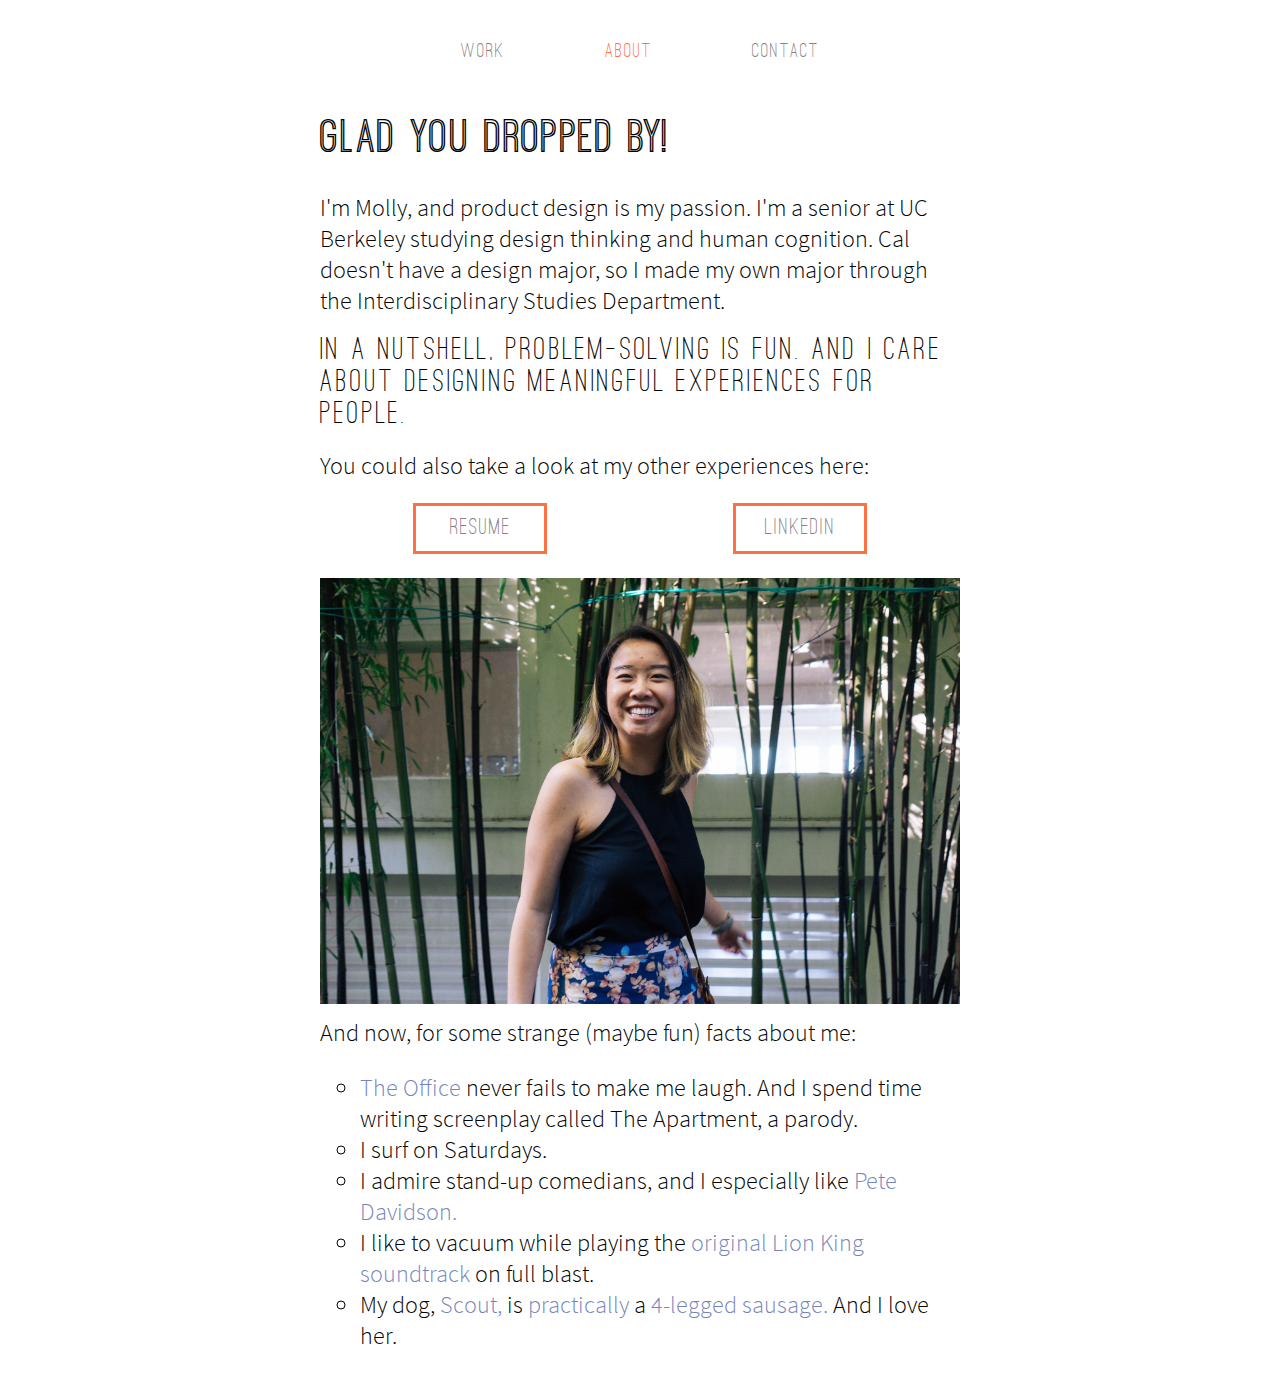
<file: about/about.html>
<!doctype = html>
<html>
<head>
    <link rel = "stylesheet" type = "text/css" href = "./css/about.css">
    <link rel="icon" href="../assets/favicon.png">
    <meta http-equiv="Content-Type" content="text/html; charset=UTF-8" />photo
    <title>About Me</title>

</head>


<body>

    <div id = "navbar">
        <div id = "workbtn">
        <a href = "../index.html#landwork"> work </a>
        </div>
        <div id = "resumebtn">
        <a> about </a>
        </div>
        <div id = "miscbtn">
        <a href = "mailto:molly.yee@berkeley.edu"> contact </a>
        </div>
        </div>
<div id = "bigbody">
<div id = "text">
    <div id = "welcome">
    Glad you dropped by! 
    </div>
    <div id = "sonaturally">
    I'm Molly, and product design is my passion. I'm a senior at UC Berkeley studying design thinking and human cognition. Cal doesn't have a design major, so I made my own major through the Interdisciplinary Studies Department.
    </div>
    <div id = "passion">
   In a nutshell, problem-solving is fun. And I care about designing meaningful experiences for people. 
    </div>
    <div id = "otherexperiences">
    You could also take a look at my other experiences here: 
    </div>
    <div id = "divright">
    <div id = "resumebutton">
            <a href = "https://www.linkedin.com/in/mollyyee/" > LinkedIn </a>
        </div>
        </div>
        <div id = "divleft">
        <div id = "linkedinbutton">
            <a href = "./assets/Molly_Yee_Resume.pdf" > Resume </a>
        </div>
        </div>
</div>

<div id = "pic">
<img id = "itme" src = "./assets/itme2.jpg">
</div>

<div id = "socialmedia">
</div>

<div id = "bio">
	<div id = "text">
    And now, for some strange (maybe fun) facts about me:
	<ul> 
	<li> <a id = "links" href = "https://www.youtube.com/watch?v=7JjGvfunBkQ"> The Office </a> never fails to make me laugh. And I spend time writing screenplay called The Apartment, a parody. </li>
	<li> I surf on Saturdays. </li>
	<li> I admire stand-up comedians, and I especially like <a id = "links" href = "https://www.youtube.com/watch?v=6Katr63CBL8"> Pete Davidson. </a></li>
	<li> I like to vacuum while playing the <a id = "links" href = "https://www.youtube.com/watch?v=v_U4in8WeS0"> original Lion King soundtrack </a> on full blast. </li>
	<li> My dog, <a id = "links" href = "https://media.giphy.com/media/12uUYmWZvuZ5n2/giphy.gif"> Scout, </a> is <a id = "links" href = "https://media.giphy.com/media/xUA7aM2g7Onn5KfrDq/giphy.gif"> practically </a> a <a id = "links" href = "https://media.giphy.com/media/uycAUzxnmqRnG/giphy.gif"> 4-legged </a> <a id = "links" href = "https://media.giphy.com/media/zx0i840AAeTQY/giphy.gif"> sausage. </a> And I love her. </li>
	</ul>
	</div>
</div>
</div>









</body>
</file>
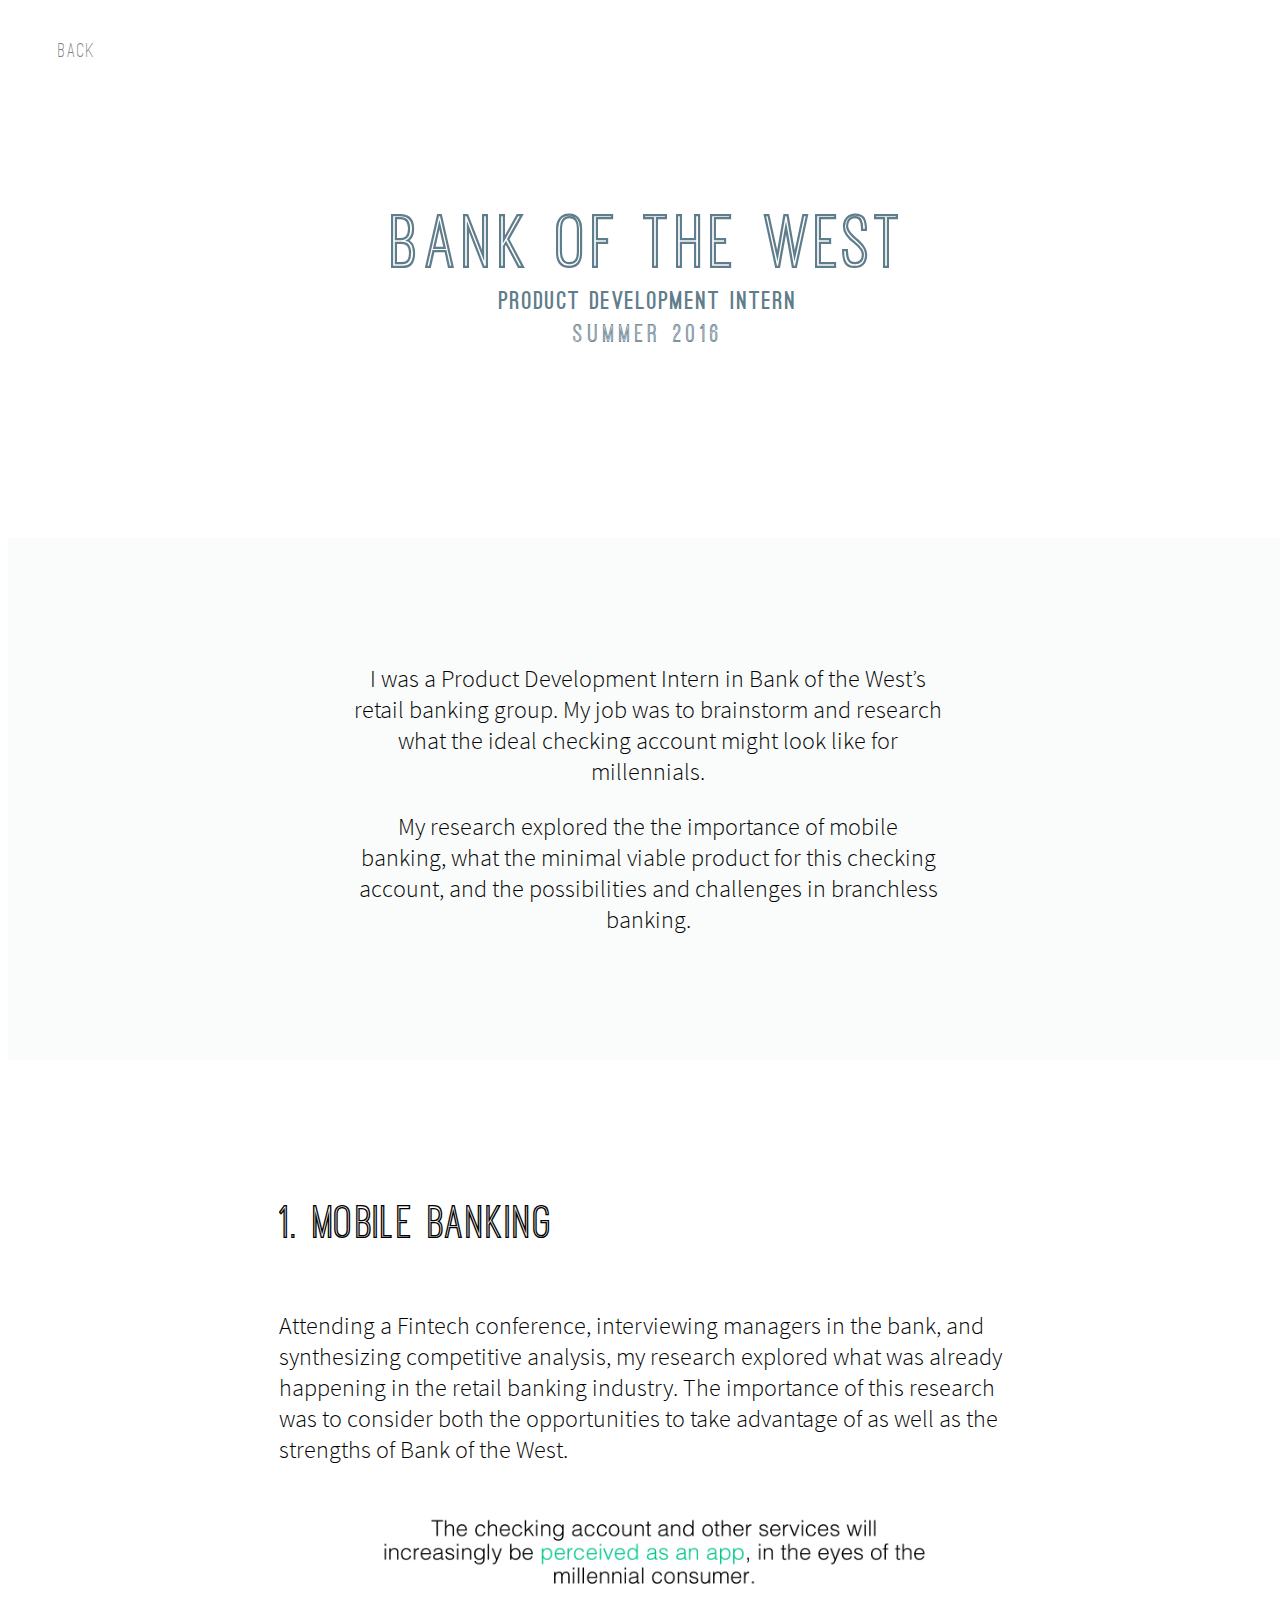
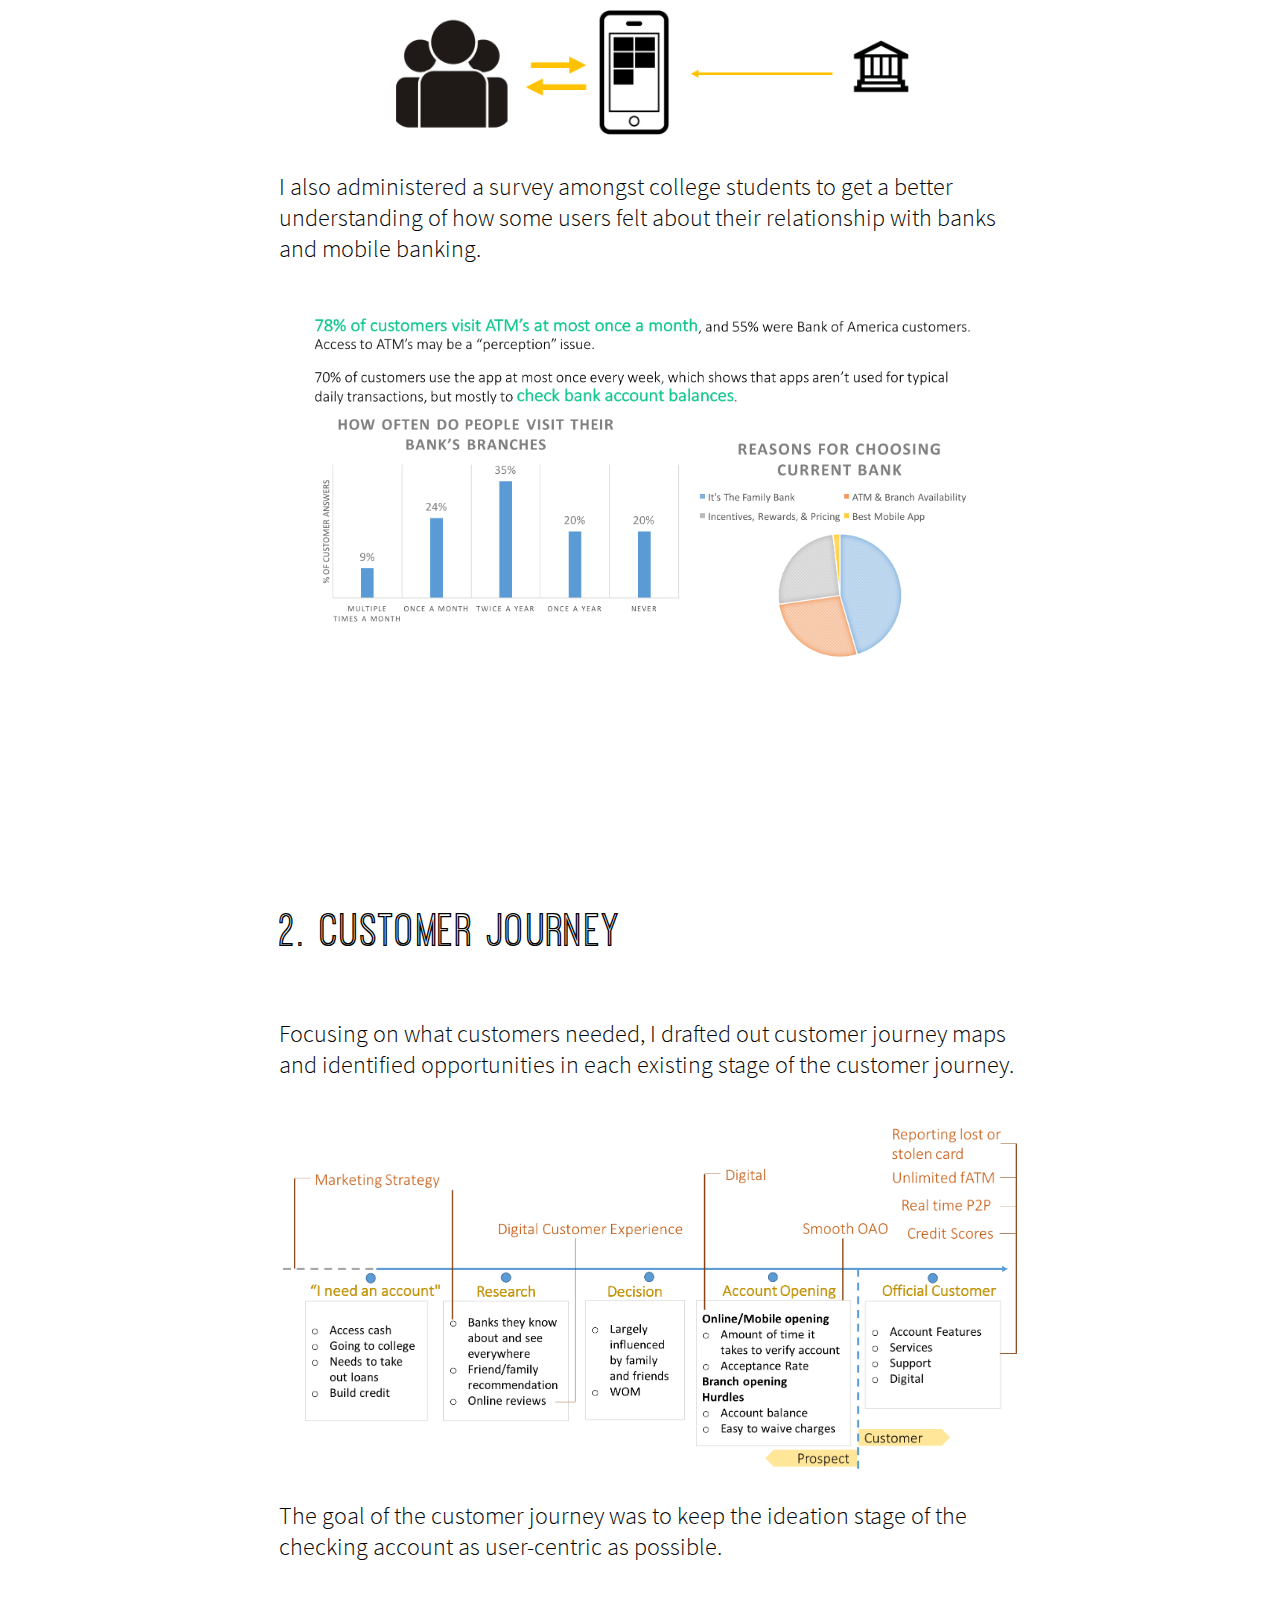
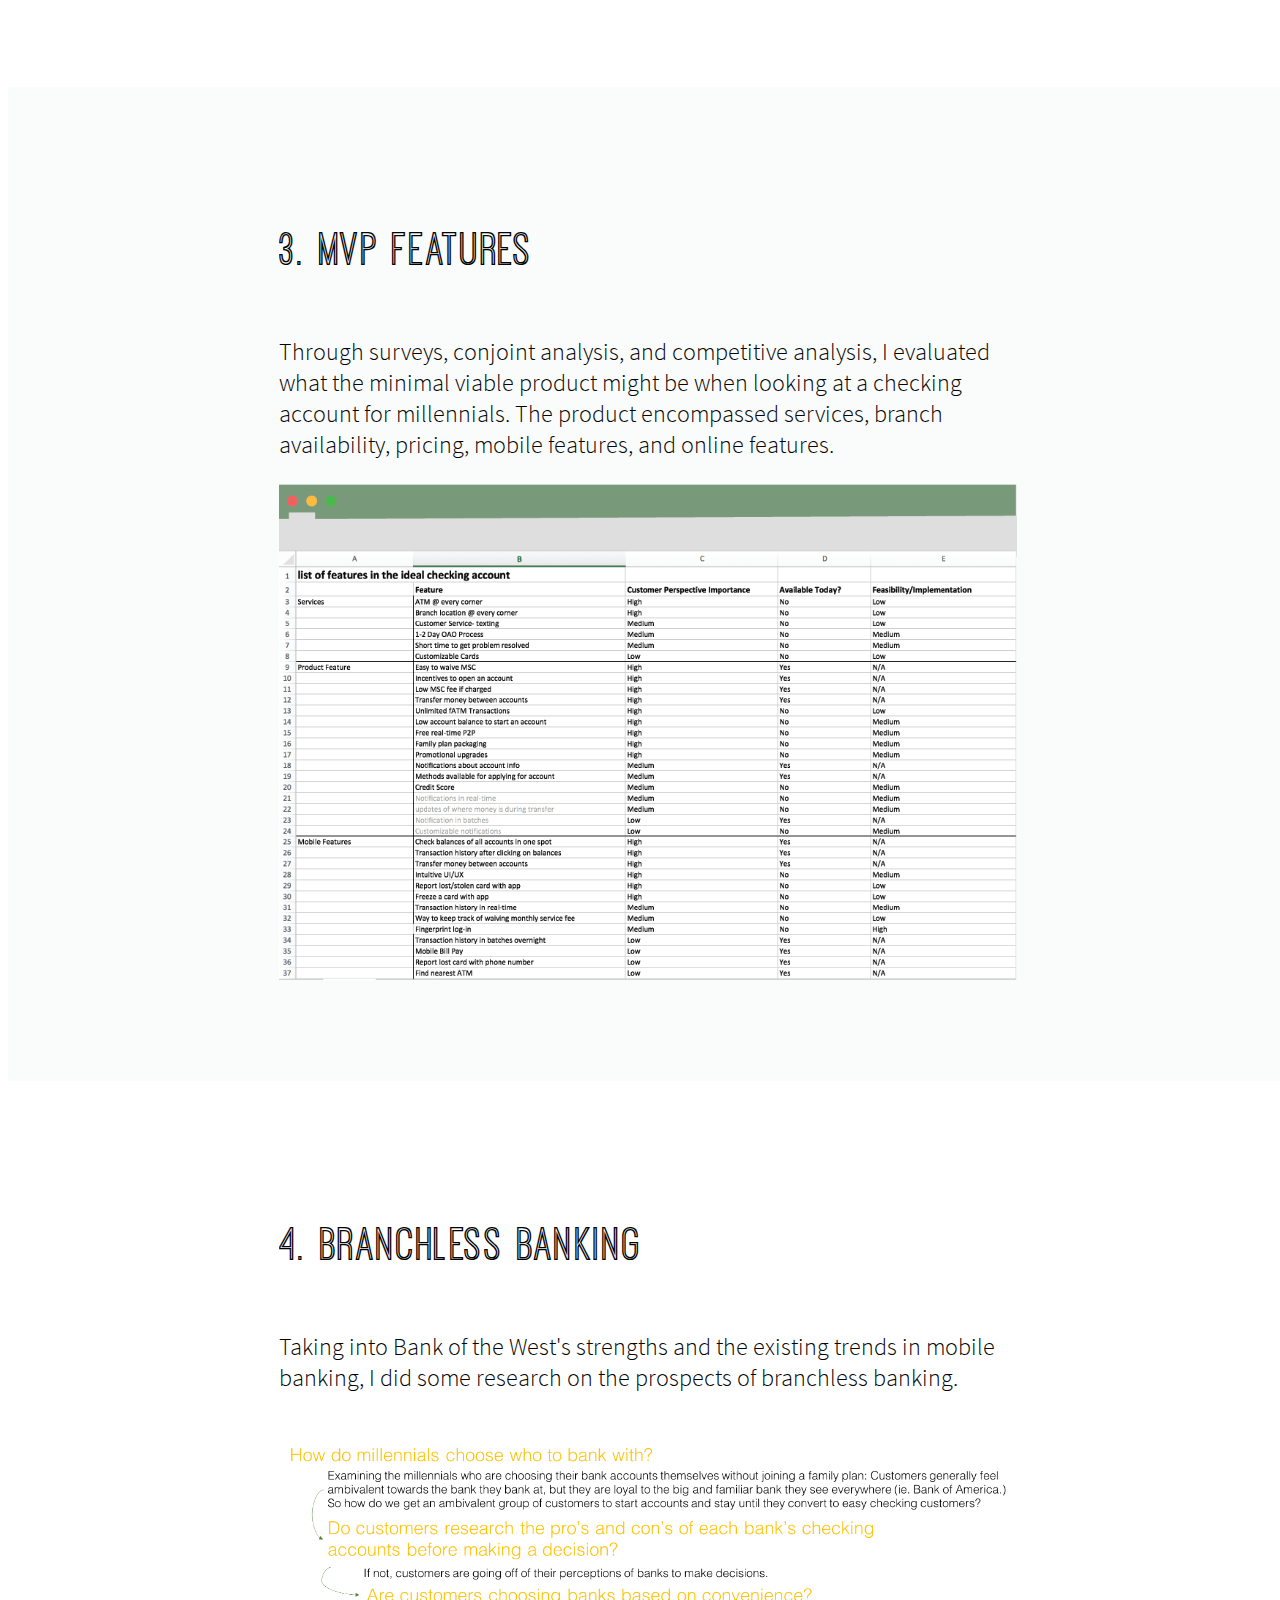
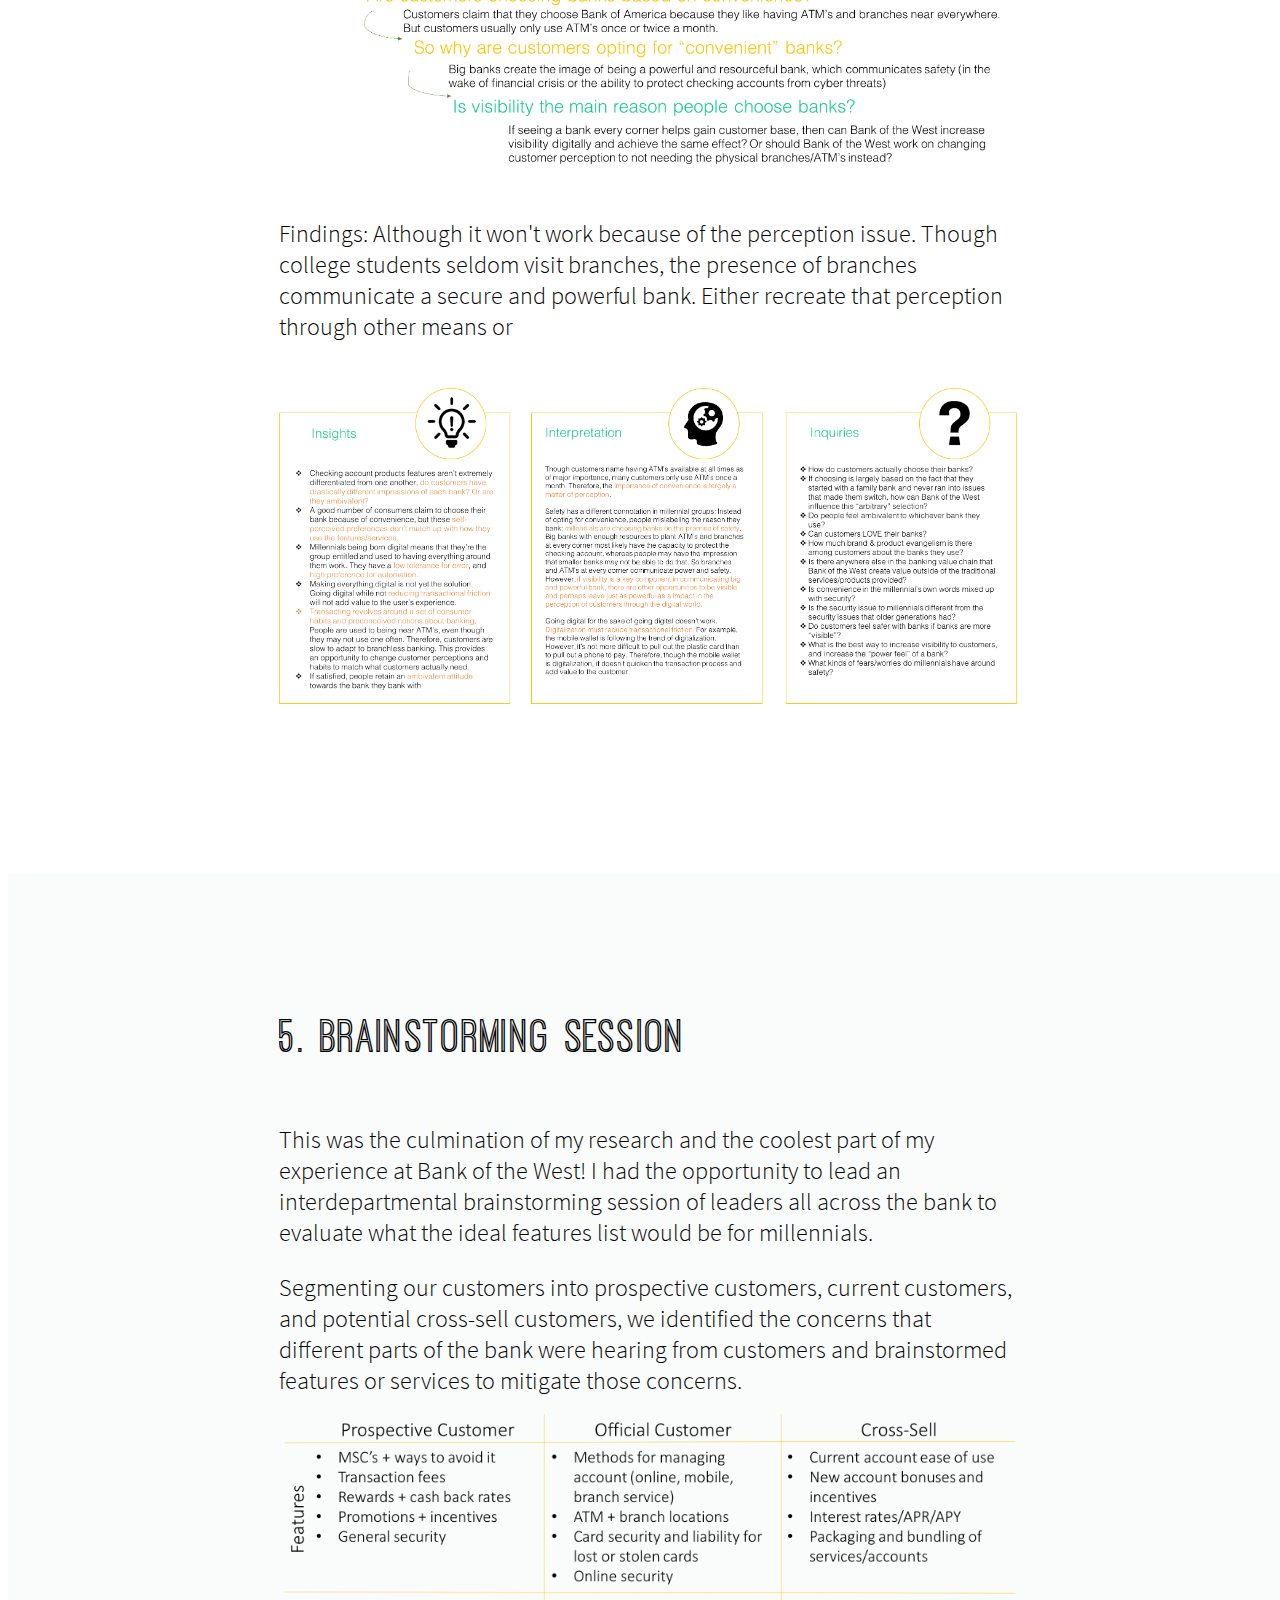
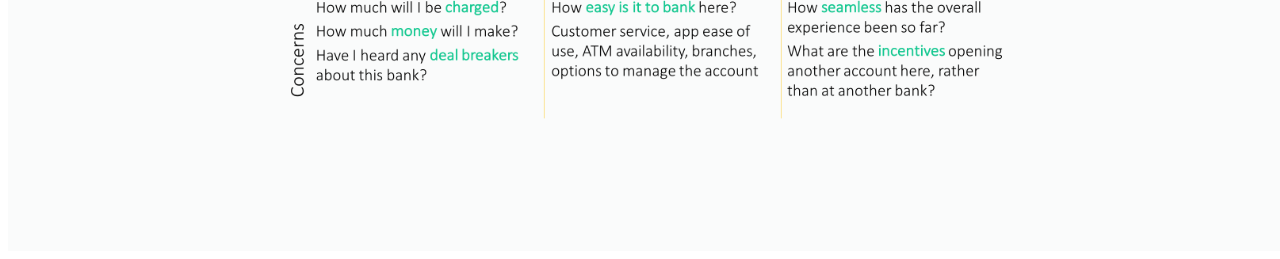
<file: botw/bankofthewest.html>
<!doctype = html>
<html>
<head>
    <link rel = "stylesheet" type = "text/css" href = "./css/botw.css">
    <link rel="icon" href="../assets/favicon.png">
    <meta http-equiv="Content-Type" content="text/html; charset=UTF-8" />

    <title>Bank of the West</title>

</head>

<body>

<div id = "navbar">
        <div id = "workbtn">
        <a href = "http://mollyyee.com/#landwork"> back </a>
        </div>
        </div>

<div id = "intro"> 
	<div id = "container">
	<div id = "title"> Bank of the West </div>
	<div id = "description"> product development intern </div>
	<div id = "timeframe"> summer 2016 </div>
	</div> 
	</div>

<div class = "box2">
<div id = "why"> 
	<div id = "whytext"> 
	<p> I was a Product Development Intern in Bank of the West’s retail banking group. My job was to brainstorm and research what the ideal checking account might look like for millennials. </p>
	<p> My research explored the the importance of mobile banking, what the minimal viable product for this checking account, and the possibilities and challenges in branchless banking. </p>
	</div>
	</div>
	</div>

<div class = "box">
<div id = "process">
	<div class = "subtitle"> 1. mobile banking </div>
	<p> Attending a Fintech conference, interviewing managers in the bank, and synthesizing competitive analysis, my research explored what was already happening in the retail banking industry. The importance of this research was to consider both the opportunities to take advantage of as well as the strengths of Bank of the West. 
	</p>
	<img id = "mobilebanking" src = "./assets/mobilebanking.png">
	<p> I also administered a survey amongst college students to get a better understanding of how some users felt about their relationship with banks and mobile banking. </p>
	<img id = "survey" src = "./assets/survey.png">
	</div>
	</div>

<div class = "box">
<div id = "process">
	<div class = "subtitle"> 2. customer journey </div>
	<p> Focusing on what customers needed, I drafted out customer journey maps and identified opportunities in each existing stage of the customer journey. 
	</p>
	<img id = "customerjourney" src = "./assets/customerjourney.png">
	<p> The goal of the customer journey was to keep the ideation stage of the checking account as user-centric as possible. </p>
	</div>
	</div>



<div class = "box2">
<div id = "process">
	<div class = "subtitle"> 3. MVP features </div>
	<p> Through surveys, conjoint analysis, and competitive analysis, I evaluated what the minimal viable product might be when looking at a checking account for millennials. The product encompassed services, branch availability, pricing, mobile features, and online features. 
  	</p>
  	<img id = "excelfeatures" src = "./assets/excelfeatures.png">
	</div>
	</div>

<div class = "box">
<div id = "ideation">
	<div class = "subtitle"> 4. branchless banking </div>
	<p> Taking into Bank of the West's strengths and the existing trends in mobile banking, I did some research on the prospects of branchless banking. </p>
	<img id = "thoughtprocess" src = "./assets/thedeeperissue.png">
	<p> Findings: Although it won't work because of the perception issue. Though college students seldom visit branches, the presence of branches communicate a secure and powerful bank. Either recreate that perception through other means or  </p>
	<img id = "insights" src = "./assets/insights.png">
	</div>
	</div>

<div class = "box2">
<div id = "prototyping">
	<div class = "subtitle"> 5. brainstorming session </div>
	<p> This was the culmination of my research and the coolest part of my experience at Bank of the West! I had the opportunity to lead an interdepartmental brainstorming session of leaders all across the bank to evaluate what the ideal features list would be for millennials. 
	</p>
	<p> Segmenting our customers into prospective customers, current customers, and potential cross-sell customers, we identified the concerns that different parts of the bank were hearing from customers and brainstormed features or services to mitigate those concerns. 
	<img id = "brainstorm" src = "./assets/brainstorm.png">
	</div>
	</div>



<div id = "navbuttons">
</div>



</body>
</file>
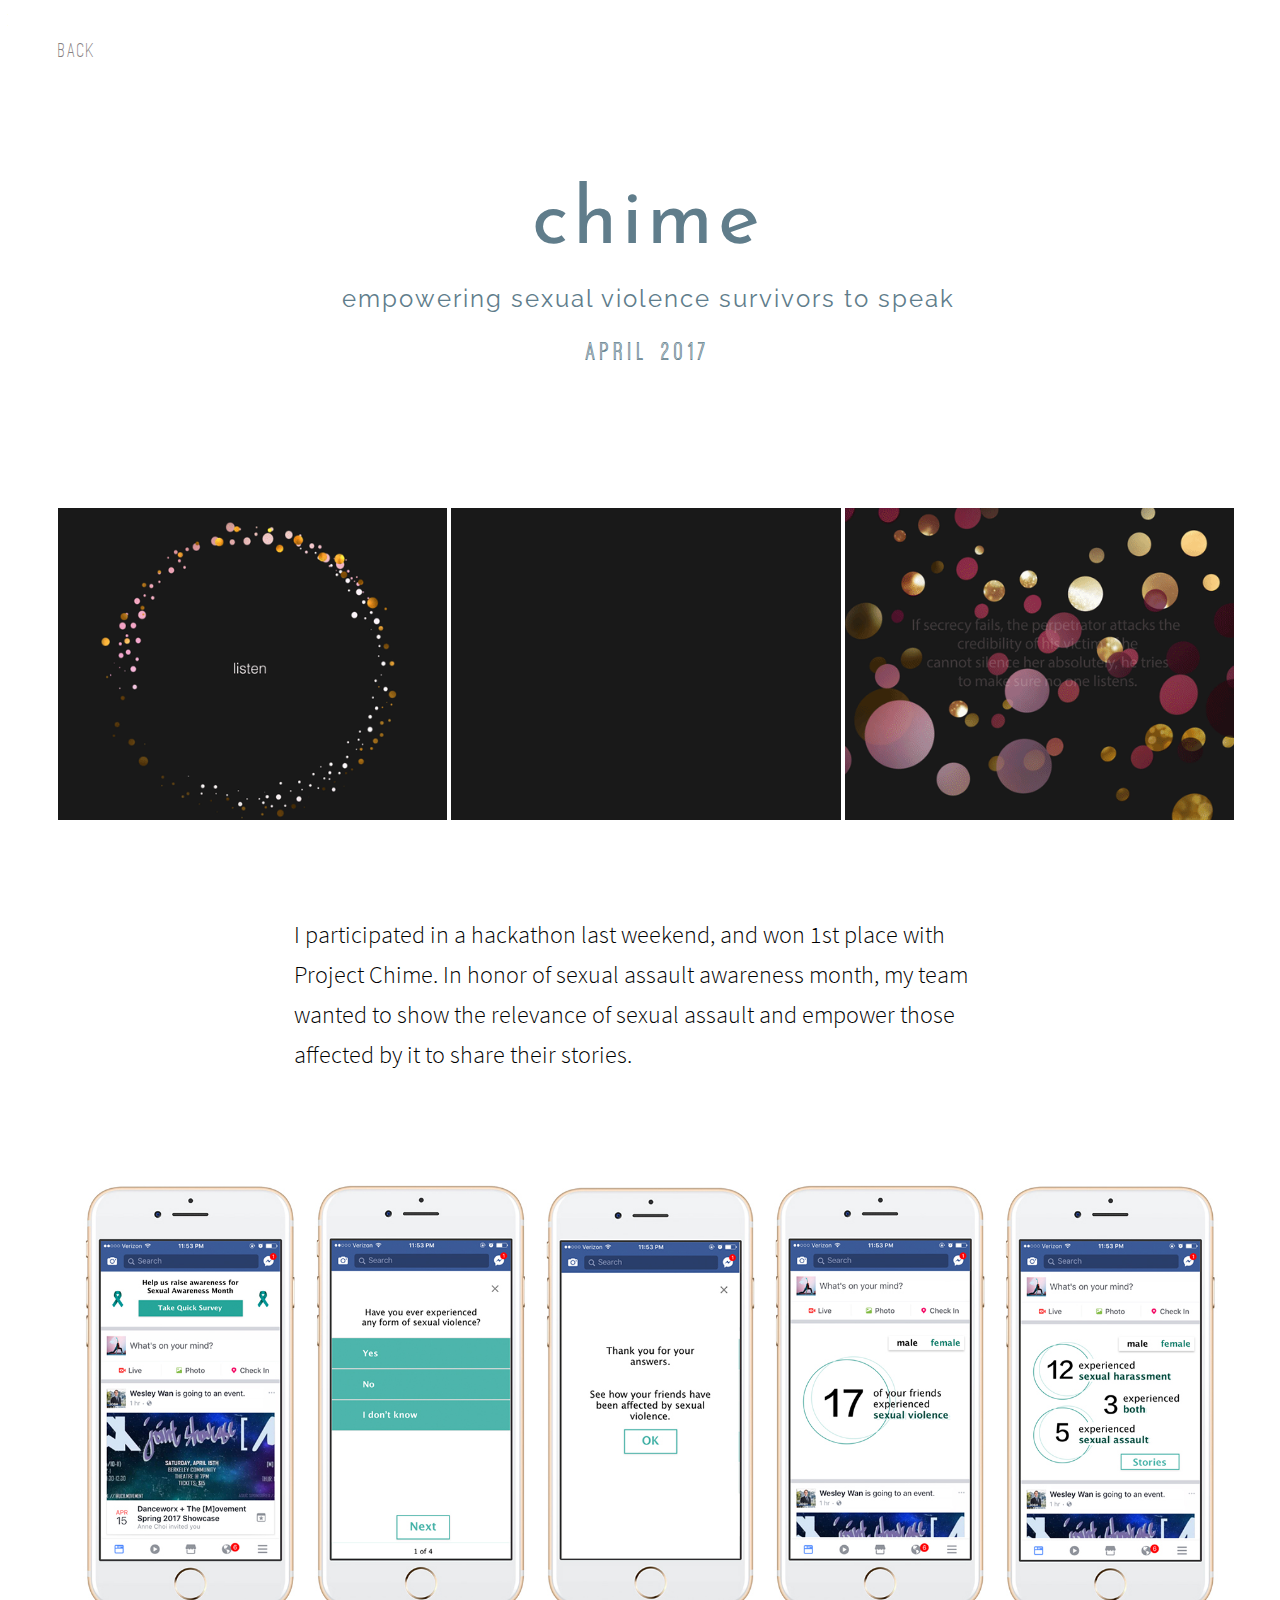
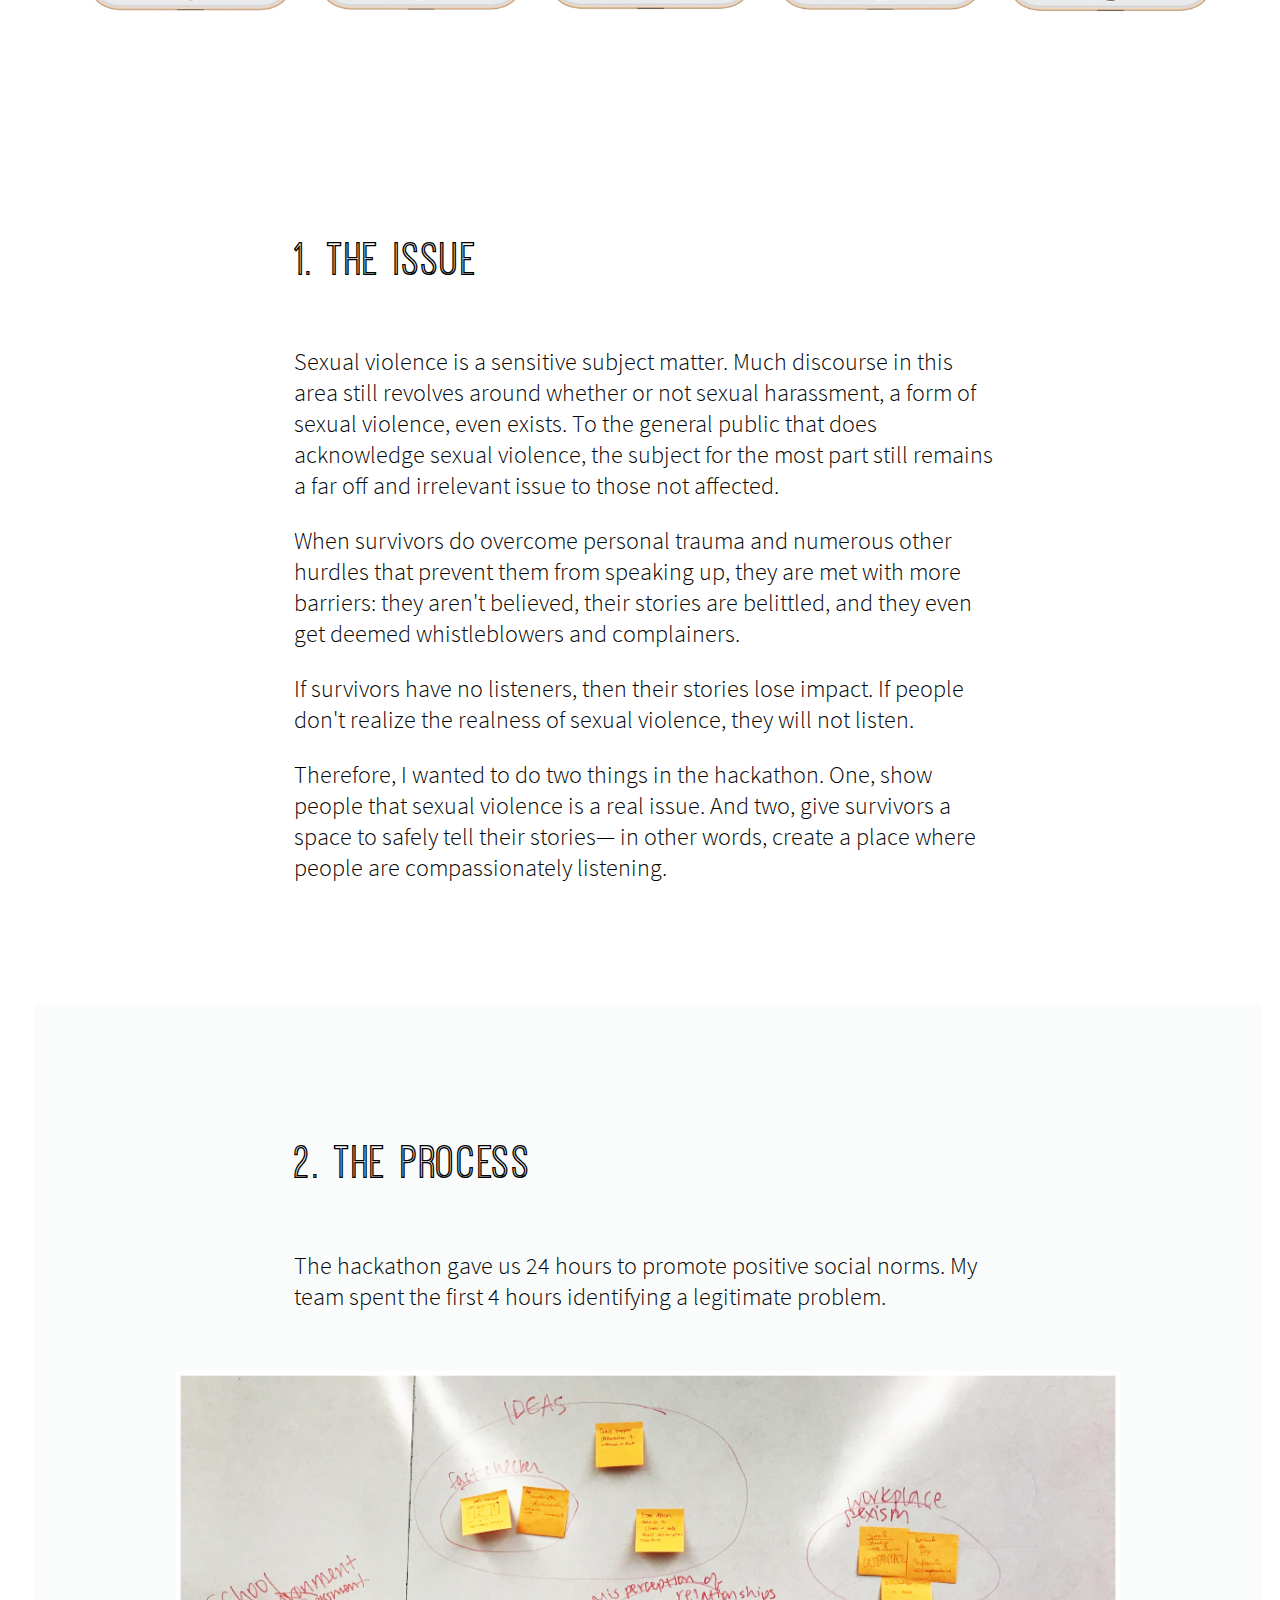
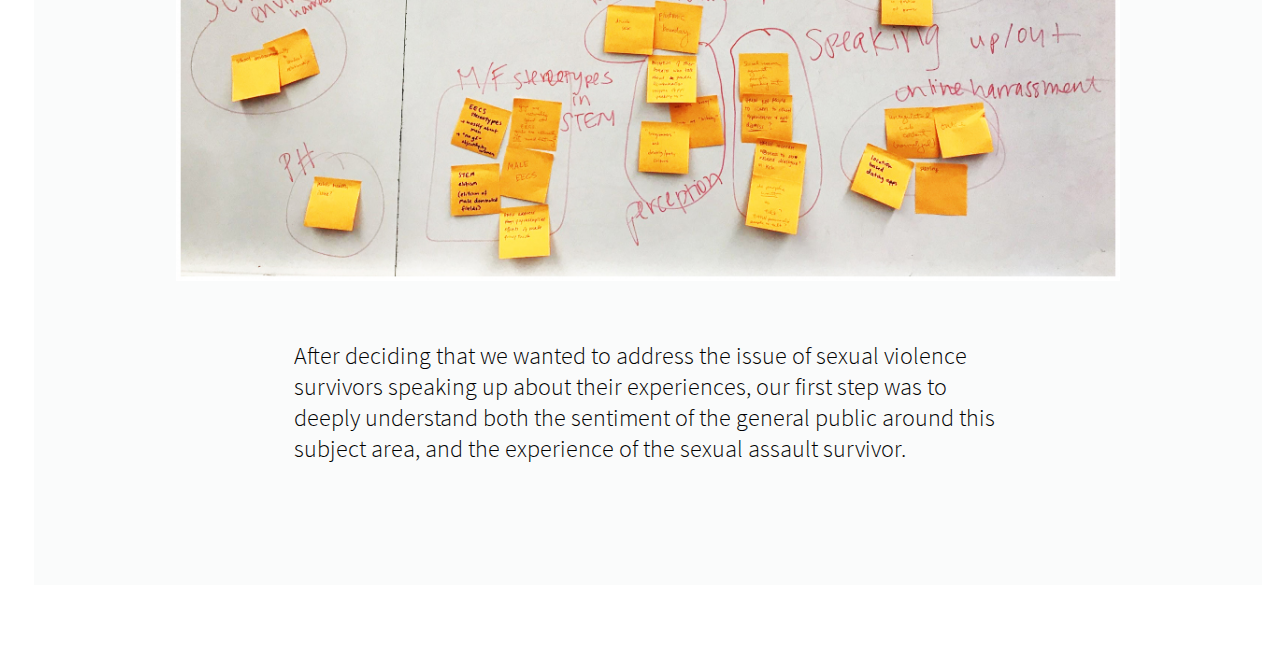
<file: chime/chimepage.html>
<!doctype = html>
<html>
<head>
    <link rel = "stylesheet" type = "text/css" href = "./css/chime.css">
    <meta http-equiv="Content-Type" content="text/html; charset=UTF-8" />photo
    <link rel="icon" href="../assets/favicon.png">
    <link href="https://fonts.googleapis.com/css?family=Josefin+Sans:300|Raleway:300" rel="stylesheet">

    <title>Chime</title>

</head>

<body>

<div id = "navbar">
        <div id = "workbtn">
        <a href = "http://mollyyee.com/#landwork"> back </a>
        </div>
        </div>


<div class = "box">
<div id = "intro"> 
	<div id = "container">
	<div id = "title"> chime </div>
	<div id = "description"> empowering sexual violence survivors to speak </div>
	<div id = "timeframe"> april 2017 </div>
	</div> 
</div>

<div class = "box">
<div class = "containgifs">
<img id = "gif" src = "./assets/gif1.gif">
<img id = "gif" src = "./assets/gif2.gif">
<img id = "gif" src = "./assets/gif3.gif">
</div>
</div>

<div class = "box">
	<div id = "firstbox">
	<p> I participated in a hackathon last weekend, and won 1st place with Project Chime. In honor of sexual assault awareness month, my team wanted to show the relevance of sexual assault and empower those affected by it to share their stories. </p>
	</div>
</div>

<div class = "box">
<img id = "screens" src = "./assets/chimescreens.jpg">
</div>







<div class = "boxwhy">
<div id = "why"> 
	<div class = "subtitle"> 1. the issue </div>
	<div id = "whytext"> 
	<p> Sexual violence is a sensitive subject matter. Much discourse in this area still revolves around whether or not sexual harassment, a form of sexual violence, even exists. To the general public that does acknowledge sexual violence, the subject for the most part still remains a far off and irrelevant issue to those not affected. 
	</p>
	<p> When survivors do overcome personal trauma and numerous other hurdles that prevent them from speaking up, they are met with more barriers: they aren't believed, their stories are belittled, and they even get deemed whistleblowers and complainers. </p>
	<p> If survivors have no listeners, then their stories lose impact. If people don't realize the realness of sexual violence, they will not listen. </p>
	<p> Therefore, I wanted to do two things in the hackathon. One, show people that sexual violence is a real issue. And two, give survivors a space to safely tell their stories— in other words, create a place where people are compassionately listening. </p>
	</div>
	</div>
	</div>

<div class = "box2">
<div id = "process">
	<div class = "subtitle"> 2. the process </div>
	<p> The hackathon gave us 24 hours to promote positive social norms. My team spent the first 4 hours identifying a legitimate problem. </p>
	</div>
	<div id = "containgifs">
	<img id = "stickies" src = "./assets/stickies.jpg">
	</div>
<div id = "process">
	<p> After deciding that we wanted to address the issue of sexual violence survivors speaking up about their experiences, our first step was to deeply understand  both the sentiment of the general public around this subject area, and the experience of the sexual assault survivor. </p>
	</div>
	</div>



</body>



</html>
</file>
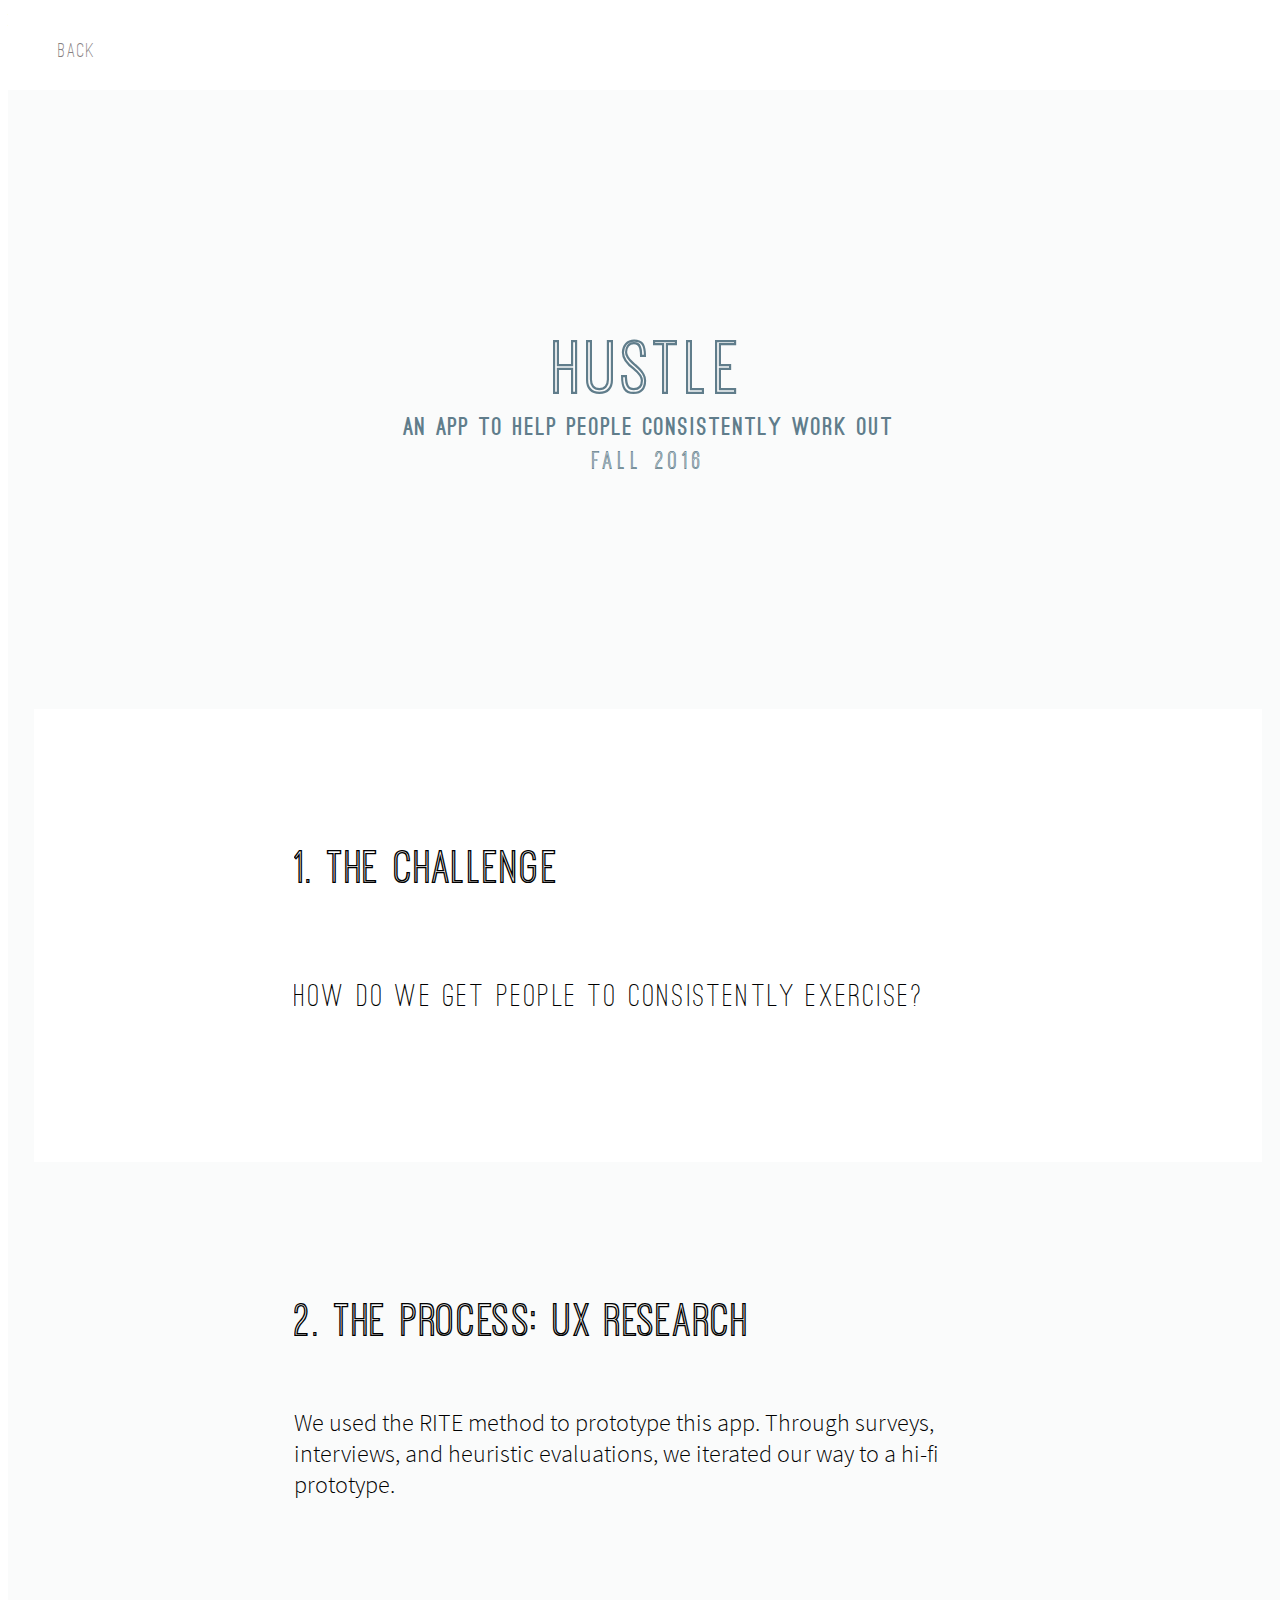
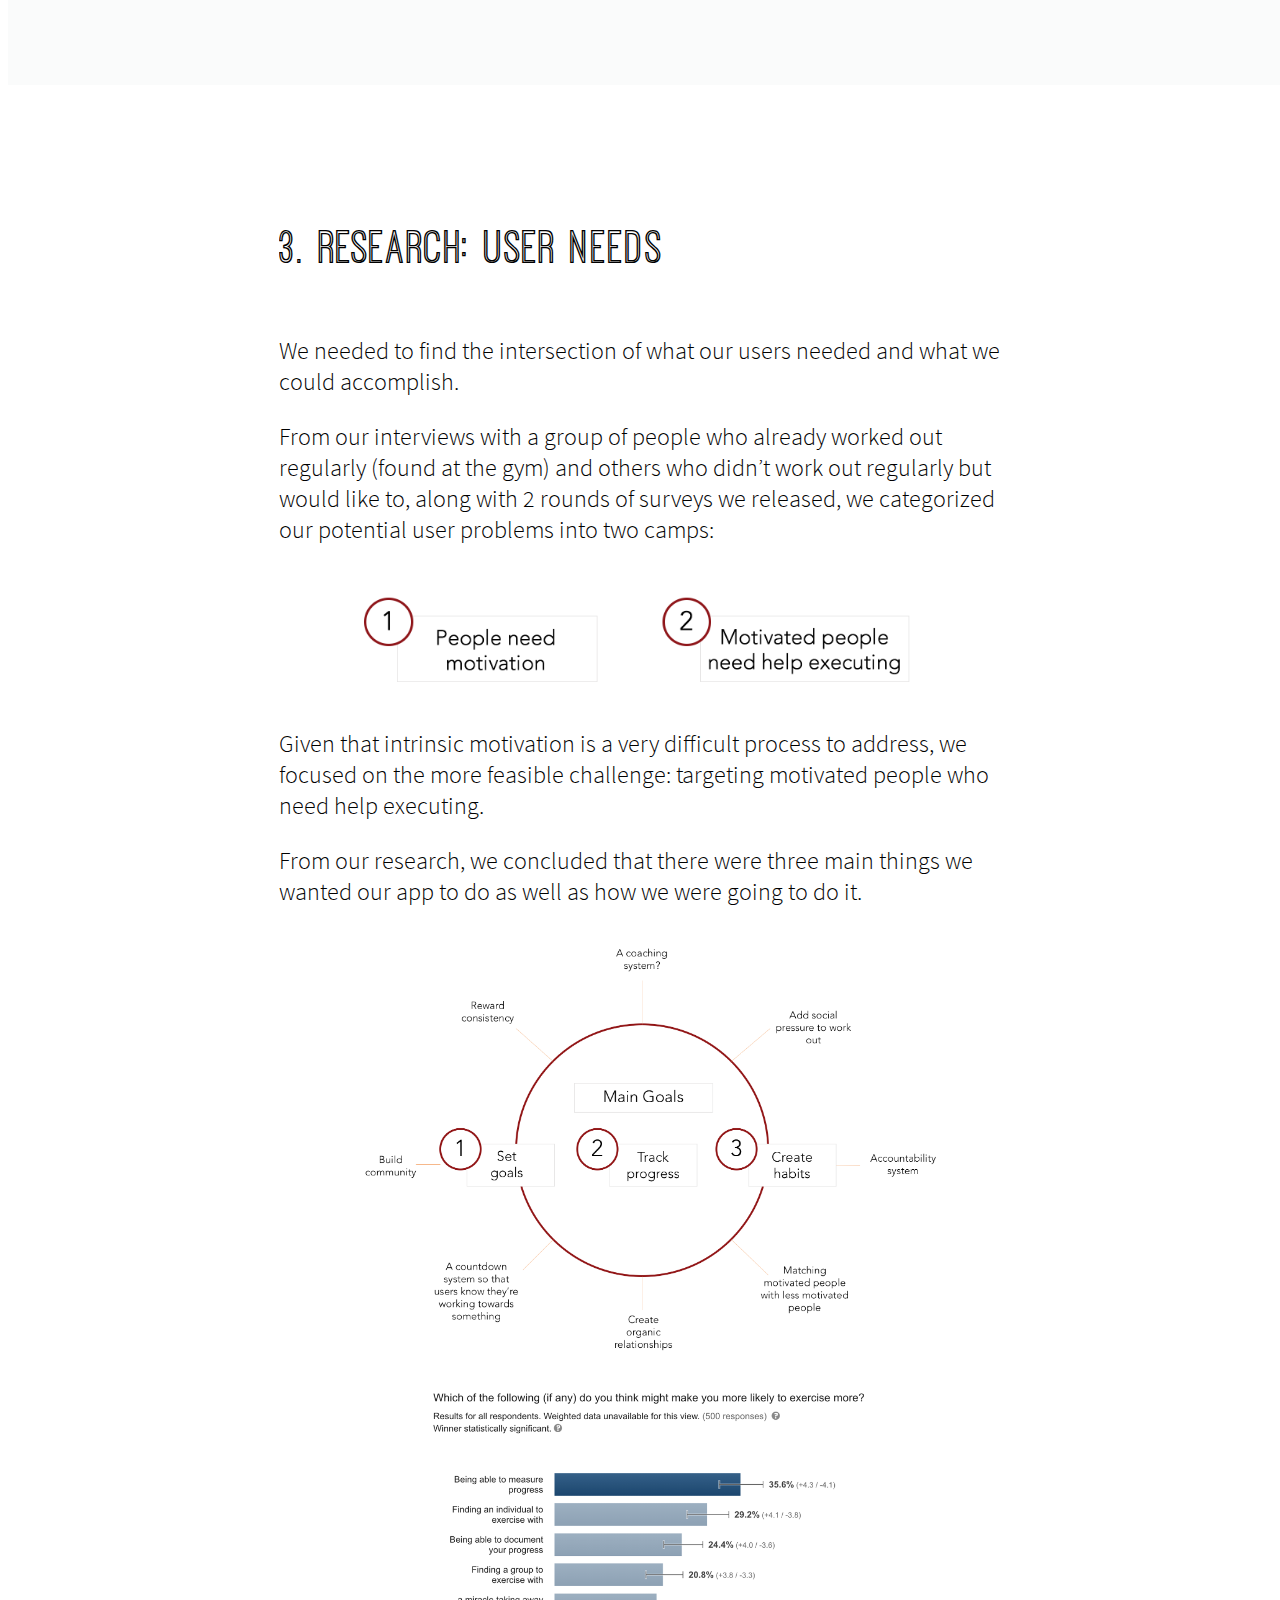
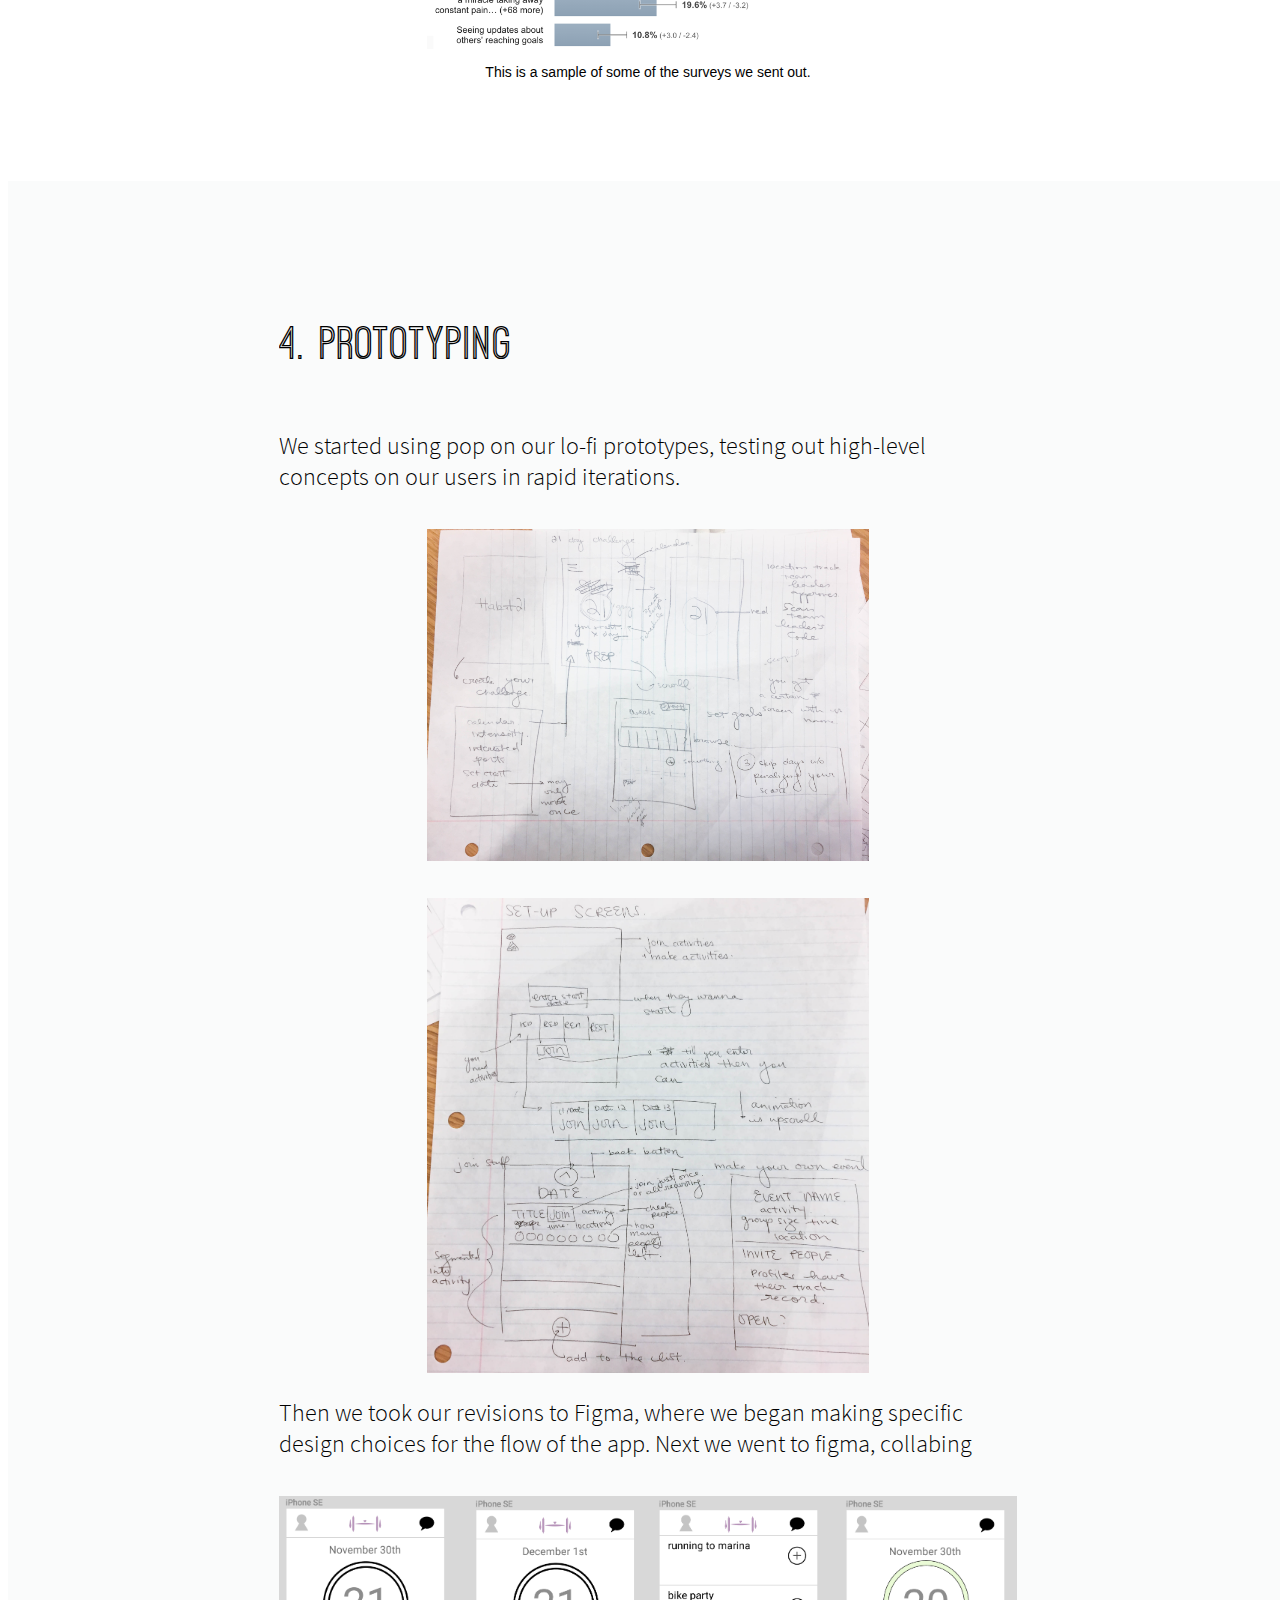
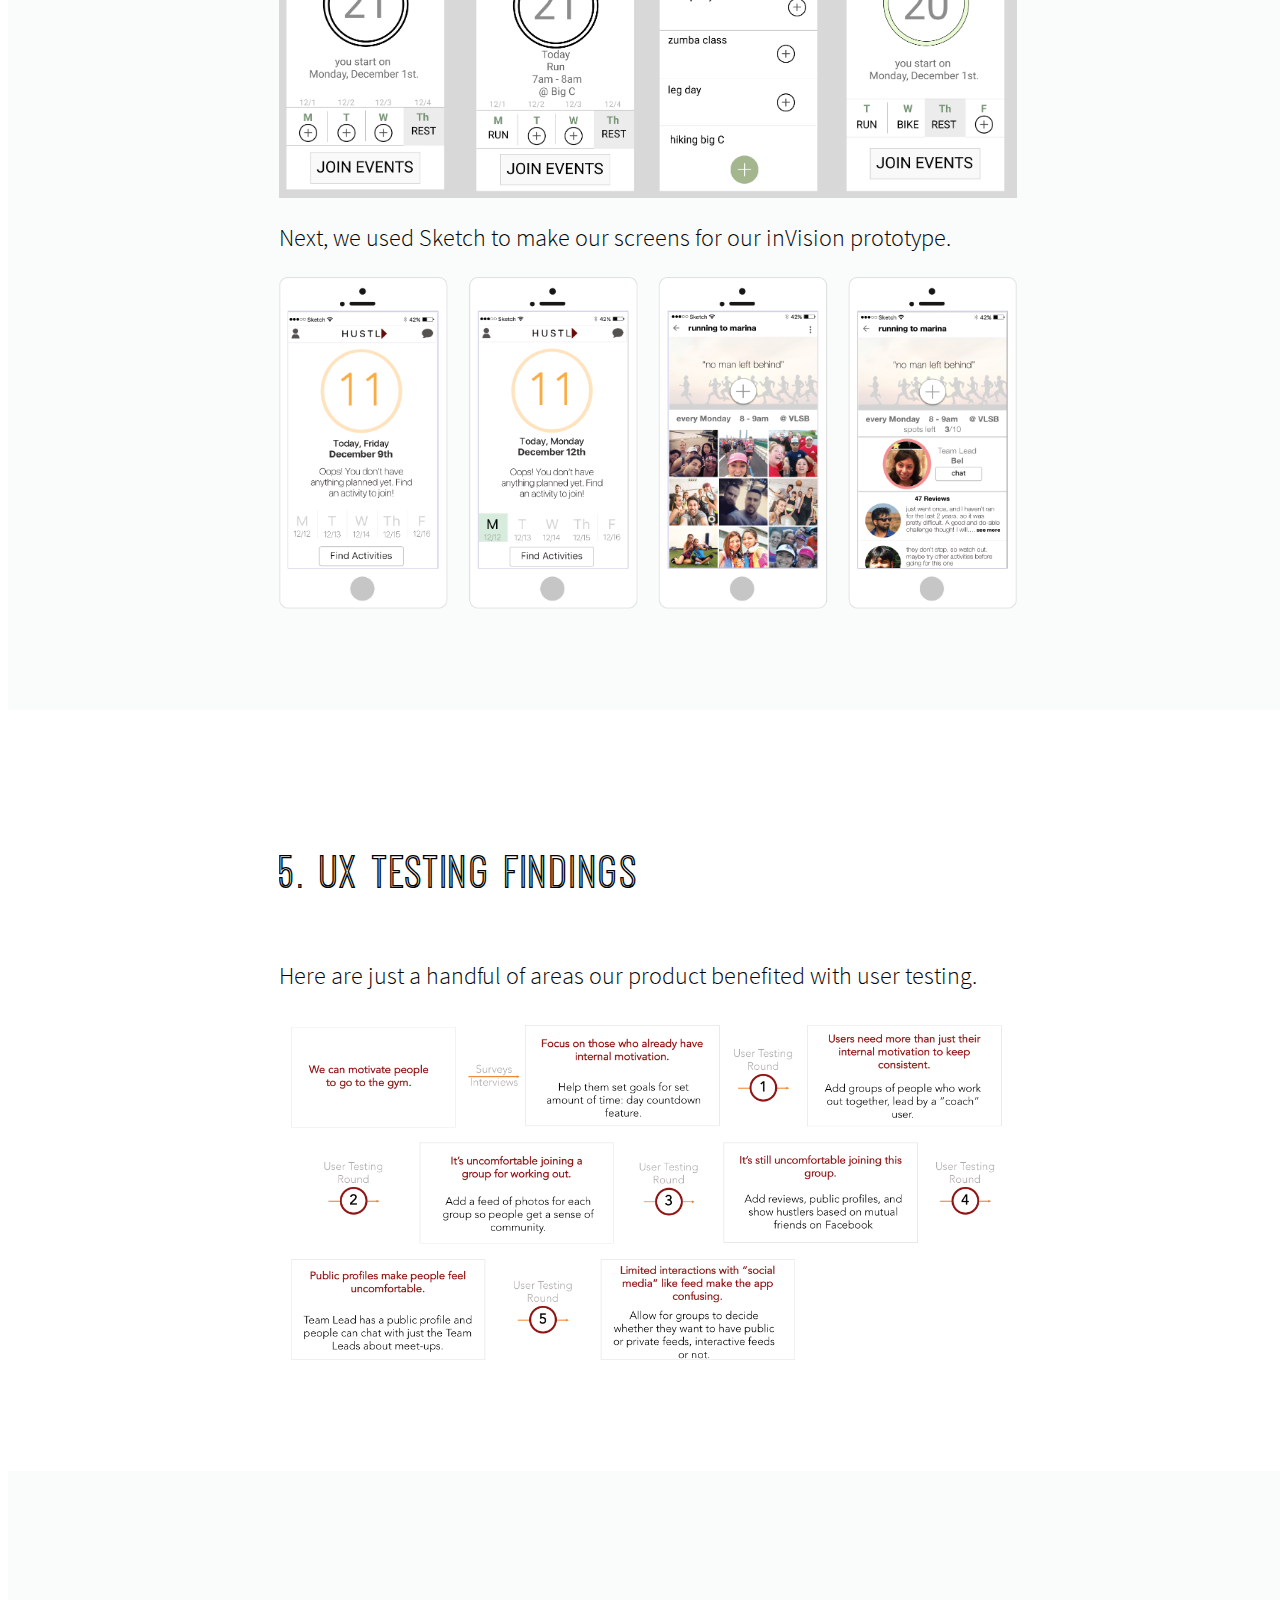
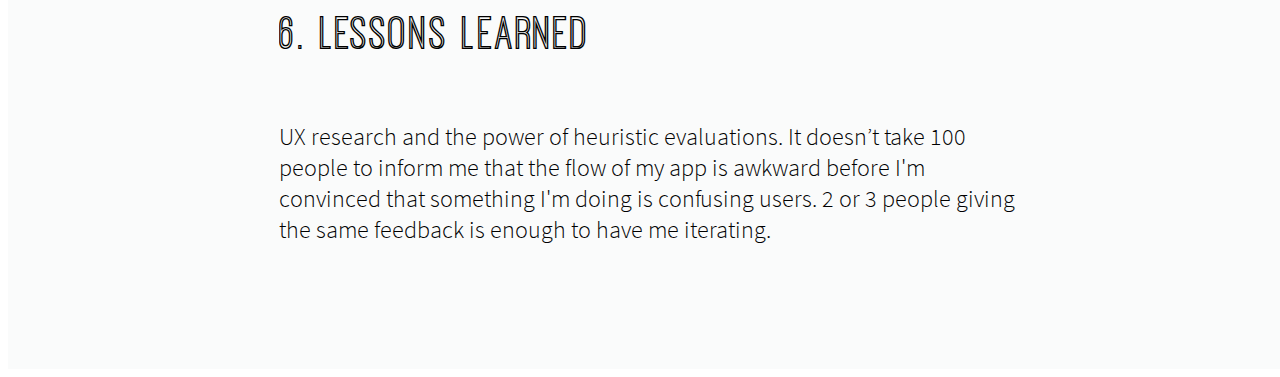
<file: hustle/hustle.html>
<!doctype = html>
<html>
<head>
    <link rel = "stylesheet" type = "text/css" href = "./css/hustle.css">
    <meta http-equiv="Content-Type" content="text/html; charset=UTF-8" />photo

    <title>Hustle</title>

</head>

<body>

<div id = "navbar">
        <div id = "workbtn">
        <a href = "http://mollyyee.com/#landwork"> back </a>
        </div>
        </div>


<div class = "box2">
<div id = "intro"> 
	<div id = "container">
	<div id = "title"> hustle </div>
	<div id = "description"> an app to help people consistently work out </div>
	<div id = "timeframe"> fall 2016 </div>
	</div> 
</div>

<div class = "boxwhy">
<div id = "why"> 
	<div class = "subtitle"> 1. the challenge </div>
	<div id = "whytext"> 
	
	<p id = "emphasis"> How do we get people to consistently exercise? </p>

	</div>
	</div>
	</div>

<div class = "box2">
<div id = "process">
	<div class = "subtitle"> 2. the process: ux research </div>
	<p> We used the RITE method to prototype this app. Through surveys, interviews, and heuristic evaluations, we iterated our way to a hi-fi prototype. </p>
	</div>
	</div>
	</div>

<div class = "box">
<div id = "userneeds">
	<div class = "subtitle"> 3. research: user needs </div>
	<p> We needed to find the intersection of what our users needed and what we could accomplish. </p>
	<p>
	From our interviews with a group of people who already worked out regularly (found at the gym) and others who didn’t work out regularly but would like to, along with 2 rounds of surveys we released, we categorized our potential user problems into two camps: 
</p>
	<img id = "motivation" src = "./assets/motivation.png"> 

	<p> Given that intrinsic motivation is a very difficult process to address, we focused on the more feasible challenge: targeting motivated people who need help executing.
 </p>
		<p> From our research, we concluded that there were three main things we wanted our app to do as well as how we were going to do it.  </p>
	<img id = "hustleneeds" src = "./assets/hustleneeds.png">
	<img id = "surveyresearch" src = "./assets/surveyresearch.png">
	<div class = "caption"> This is a sample of some of the surveys we sent out. </div>
	</div>
	</div>

<div class = "box2">
<div id = "ideation">
	<div class = "subtitle"> 4. prototyping </div>
	<p> We started using pop on our lo-fi prototypes, testing out high-level concepts on our users in rapid iterations.</p>
	<img id = "lofi2" src = "./assets/lofi2.jpg">
	<img id = "lofi3" src = "./assets/lofi3.jpg">
	<p> Then we took our revisions to Figma, where we began making specific design choices for the flow of the app. 
	Next we went to figma, collabing </p>
	<img id = "figmascreens" src = "./assets/figmascreens.png">
	<p> Next, we used Sketch to make our screens for our inVision prototype. </p>
	<img id = "sketchscreens" src = "./assets/sketchscreens.png">
	</div>
	</div>

<div class = "box">
<div id = "prototyping">
	<div class = "subtitle"> 5. ux testing findings </div>
	<p> Here are just a handful of areas our product benefited with user testing. </p>
	<img id = "usertesting" src = "./assets/usertesting.png">
	</div>
	</div>

<div class = "box2">
<div id = "product">
	<div class = "subtitle"> 6. lessons learned </div>
	<p> UX research and the power of heuristic evaluations. It doesn’t take 100 people to inform me that the flow of my app is awkward before I'm convinced that something I'm doing is confusing users. 2 or 3 people giving the same feedback is enough to have me iterating. </p>
	</div>
	</div>

<div id = "navbuttons">
</div>



</body>



</html>
</file>
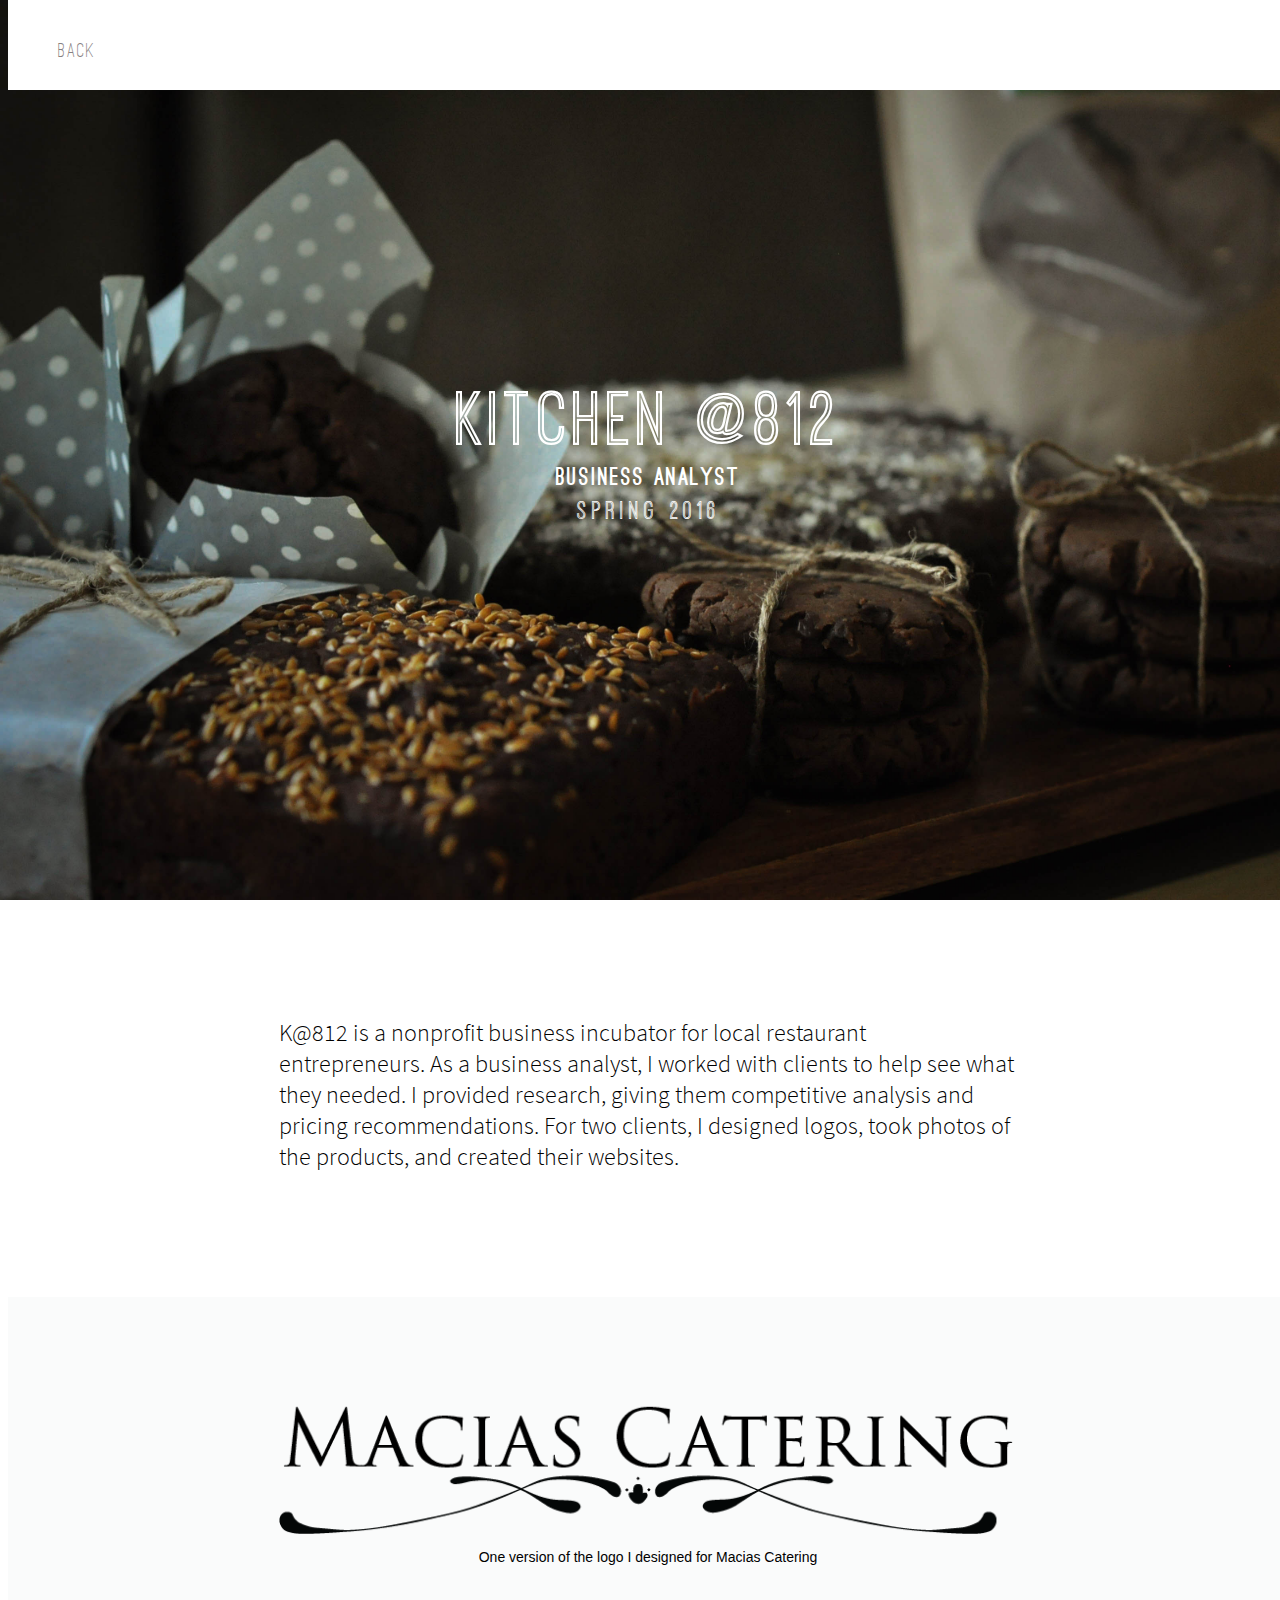
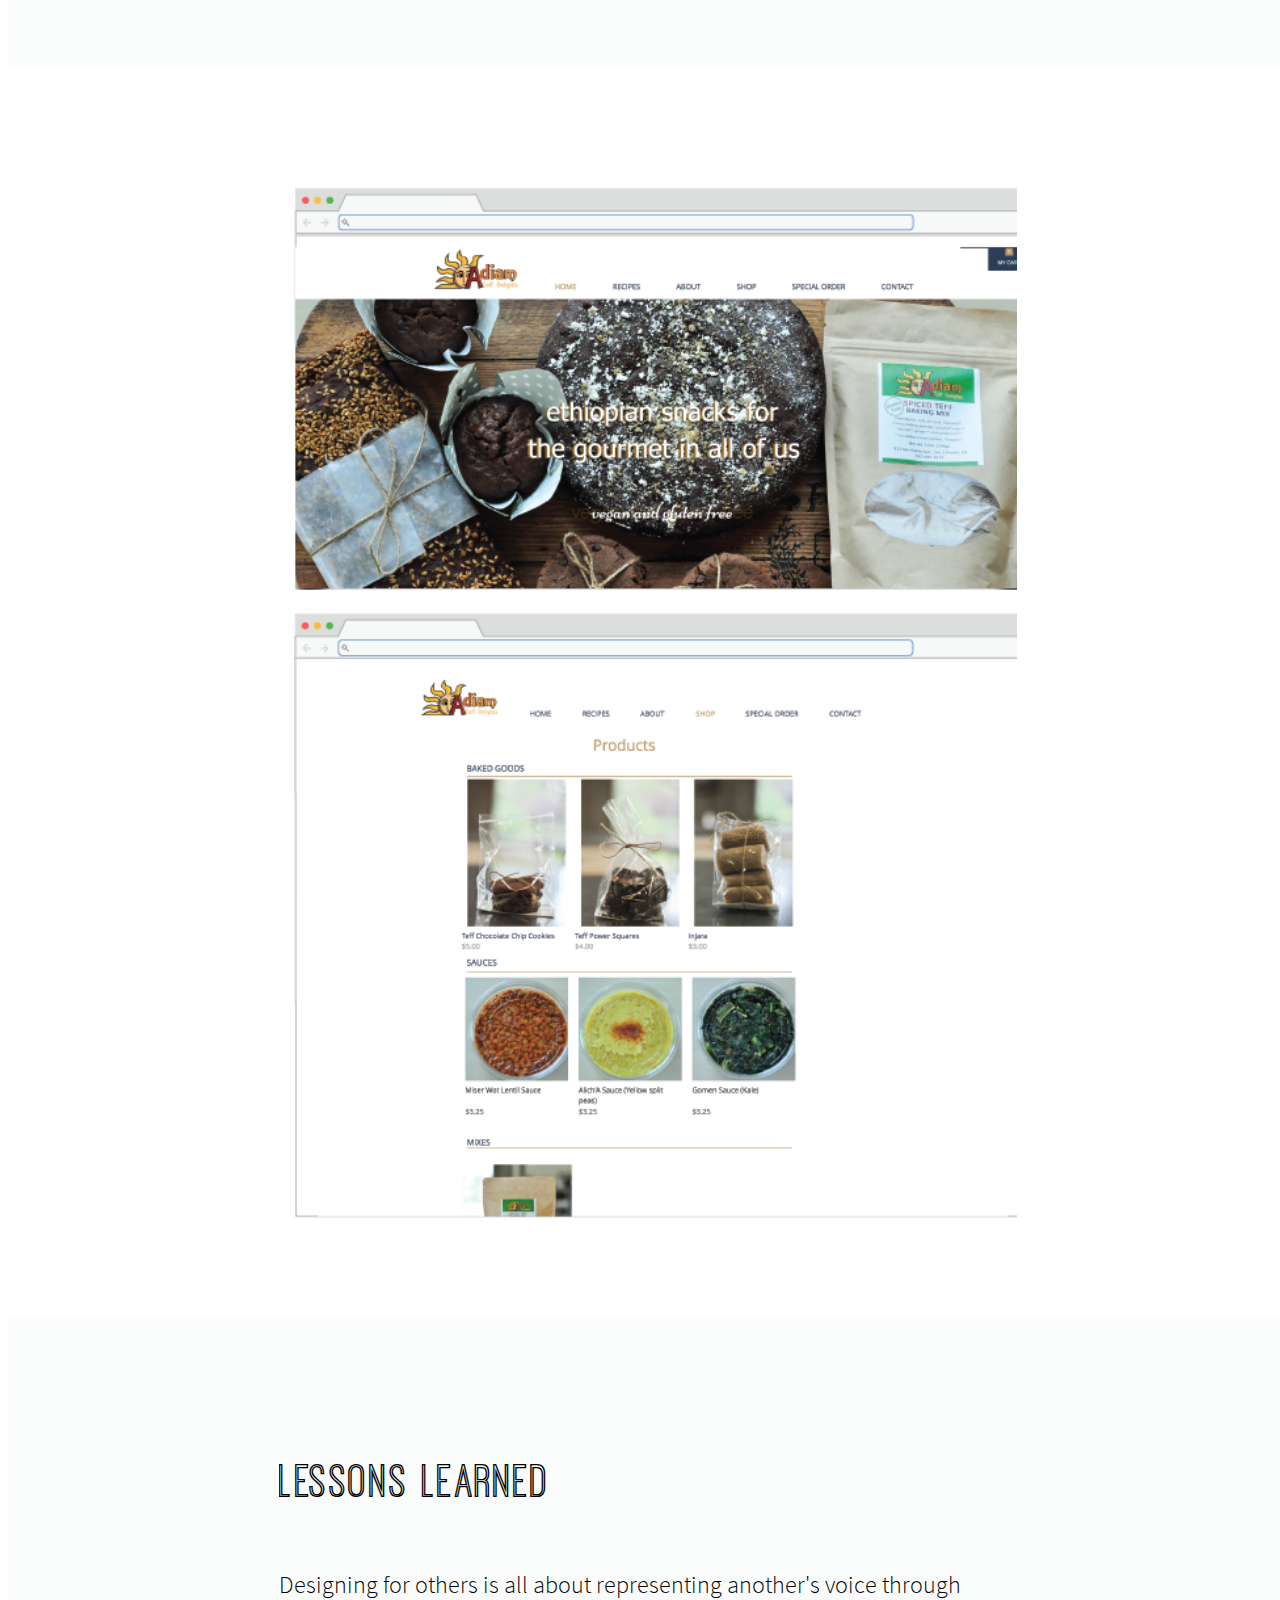
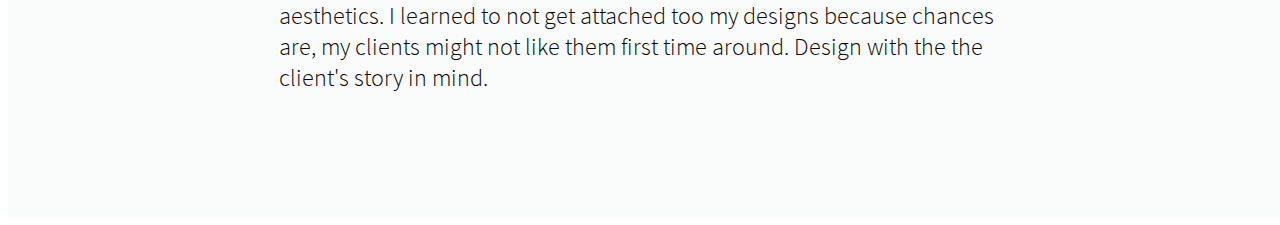
<file: K@812/k812.html>
<!doctype = html>
<html>
<head>
    <link rel = "stylesheet" type = "text/css" href = "./css/k812.css">
    <meta http-equiv="Content-Type" content="text/html; charset=UTF-8" />
    <link rel="icon" href="../assets/favicon.png">
    <title>Kitchen@812</title>
</head>

<body>

<div id = "navbar">
        <div id = "workbtn">
        <a href = "http://mollyyee.com/#landwork"> back </a>
        </div>
        </div>

<div id = "intro"> 
	<img id = "intropic" src = "./assets/intropic.jpg">
	<div id = "container">
	<div id = "title"> Kitchen @812 </div>
	<div id = "description"> business analyst </div>
	<div id = "timeframe"> spring 2016 </div>
	</div> 
	</div>

<div class = "box">
<div id = "why"> 
	<div id = "whytext"> 
	<p> K@812 is a nonprofit business incubator for local restaurant entrepreneurs. As a business analyst, I worked with clients to help see what they needed. I provided research, giving them competitive analysis and pricing recommendations. For two clients, I designed logos, took photos of the products, and created their websites. </p>
	</div>
	</div>
	</div>

<div class = "box2">
<div id = "process">
	<img id = "maciaslogo" src = "./assets/maciaslogo.png">
	<div class = "caption"> One version of the logo I designed for Macias Catering </div>
	</div>
	</div>

<div class = "box">
<div id = "process">
	<div id = "web">
	<img id = "teff1" src = "./assets/teff1.png">
	<img id = "teff2" src = "./assets/teff2.png">
	</div>
	</div>
	</div>

<div class = "box2">
<div id = "prototyping">
	<div class = "subtitle"> lessons learned </div>
	<p> Designing for others is all about representing another's voice through aesthetics. I learned to not get attached too my designs because chances are, my clients might not like them first time around. Design with the the client's story in mind. 
	</p>
	</div>
	</div>


<div id = "navbuttons">
</div>



</body>
</file>
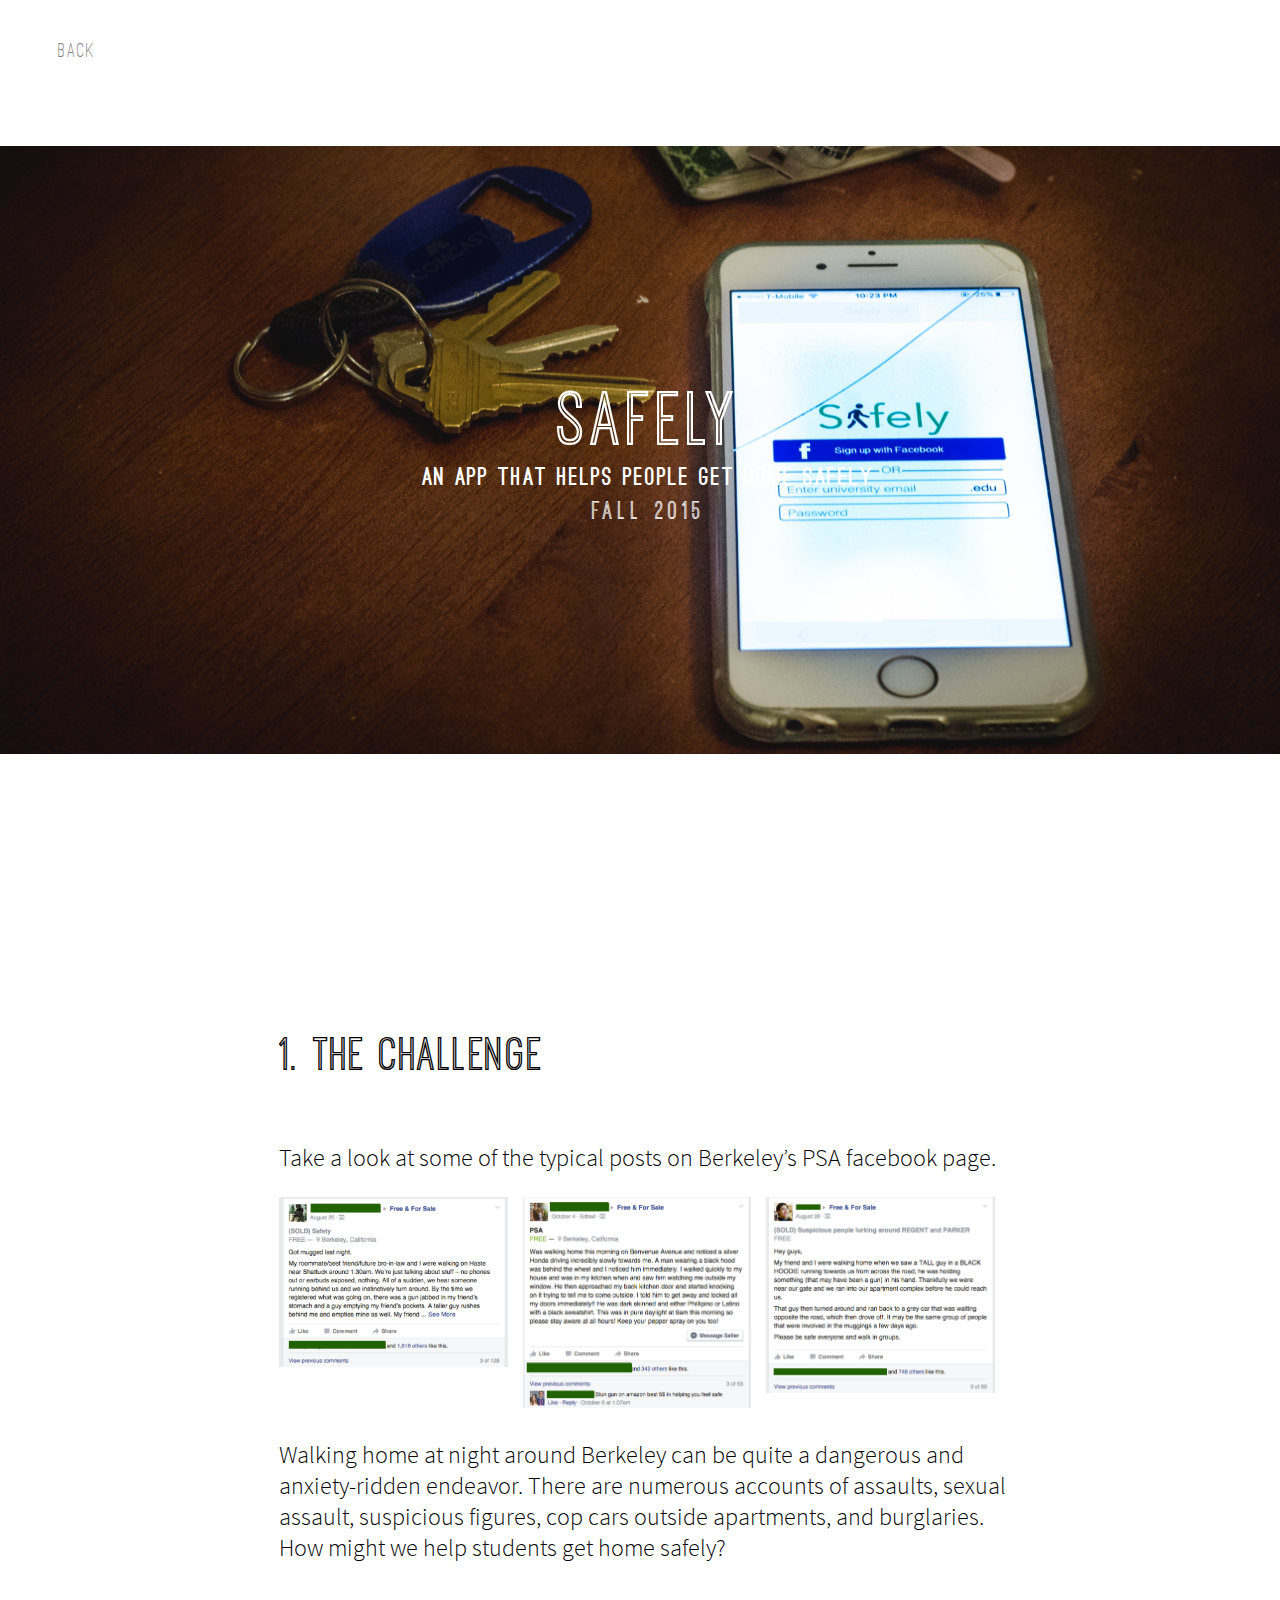
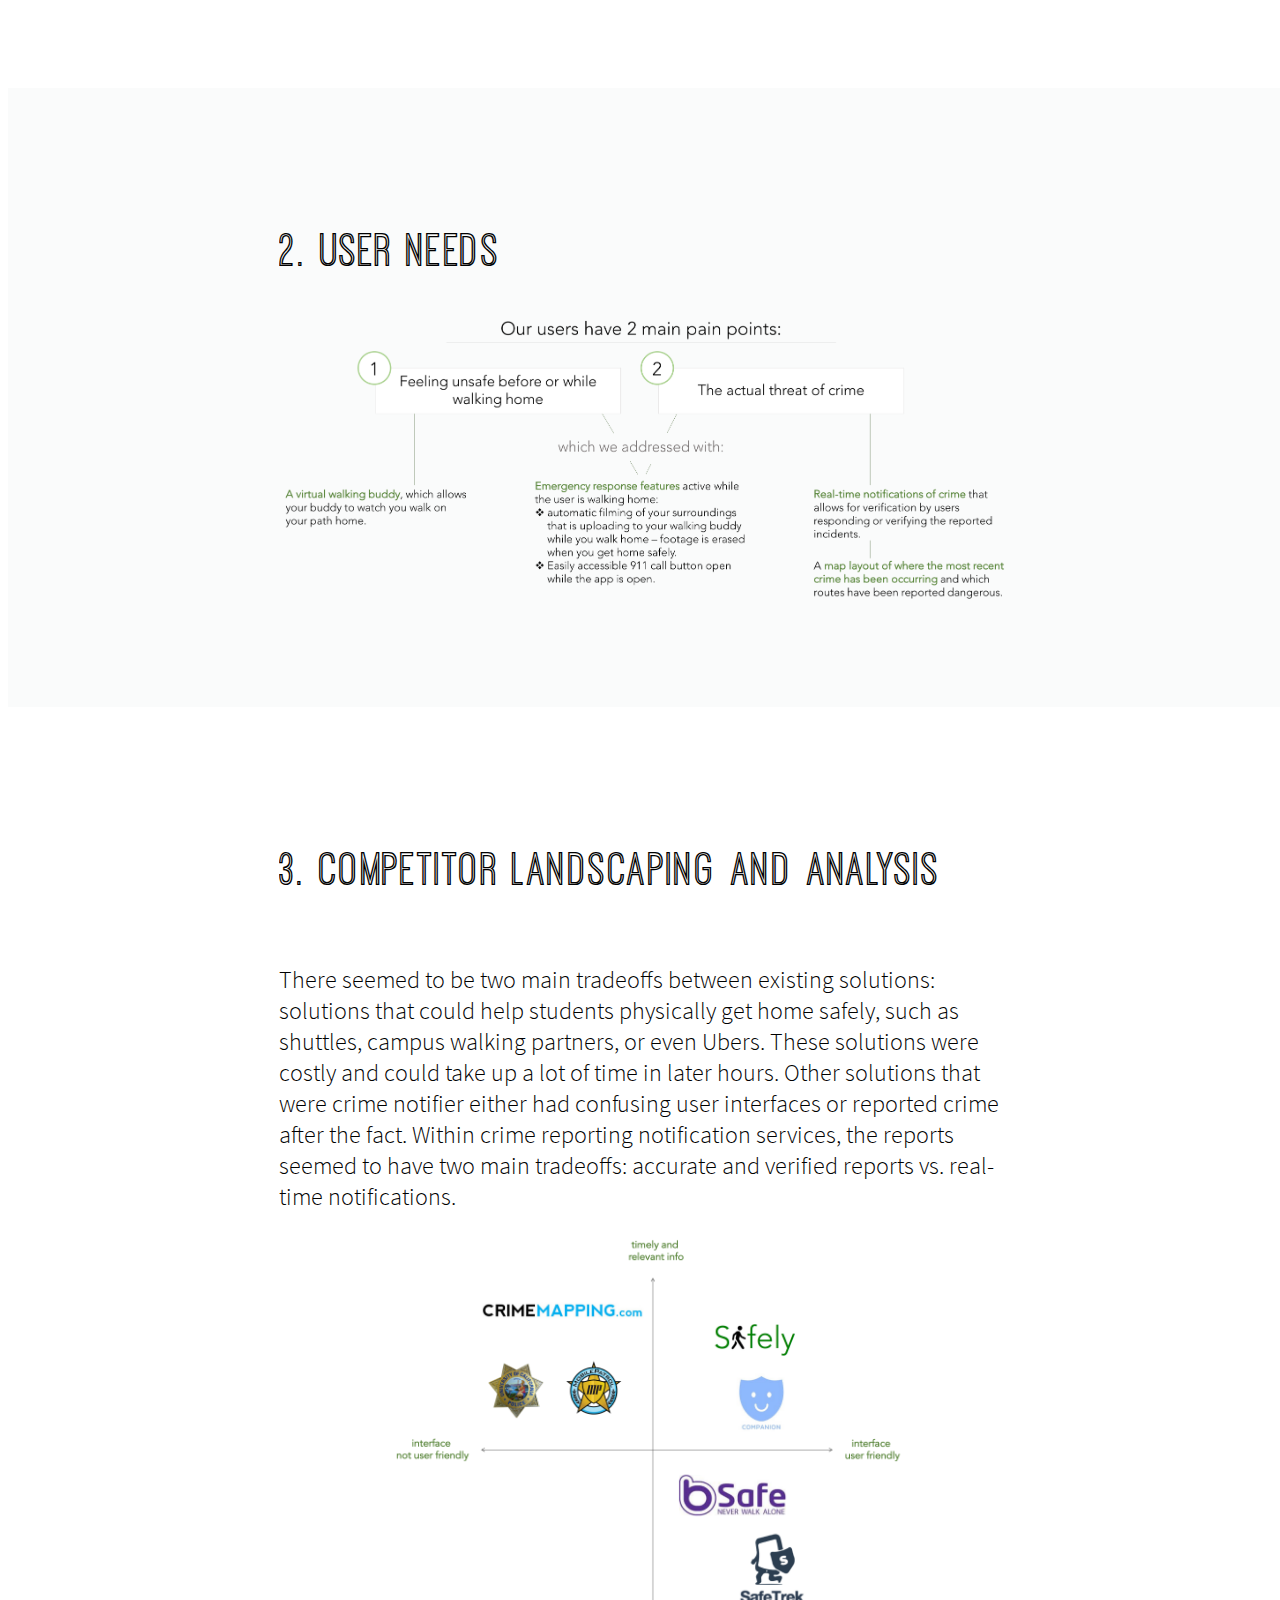
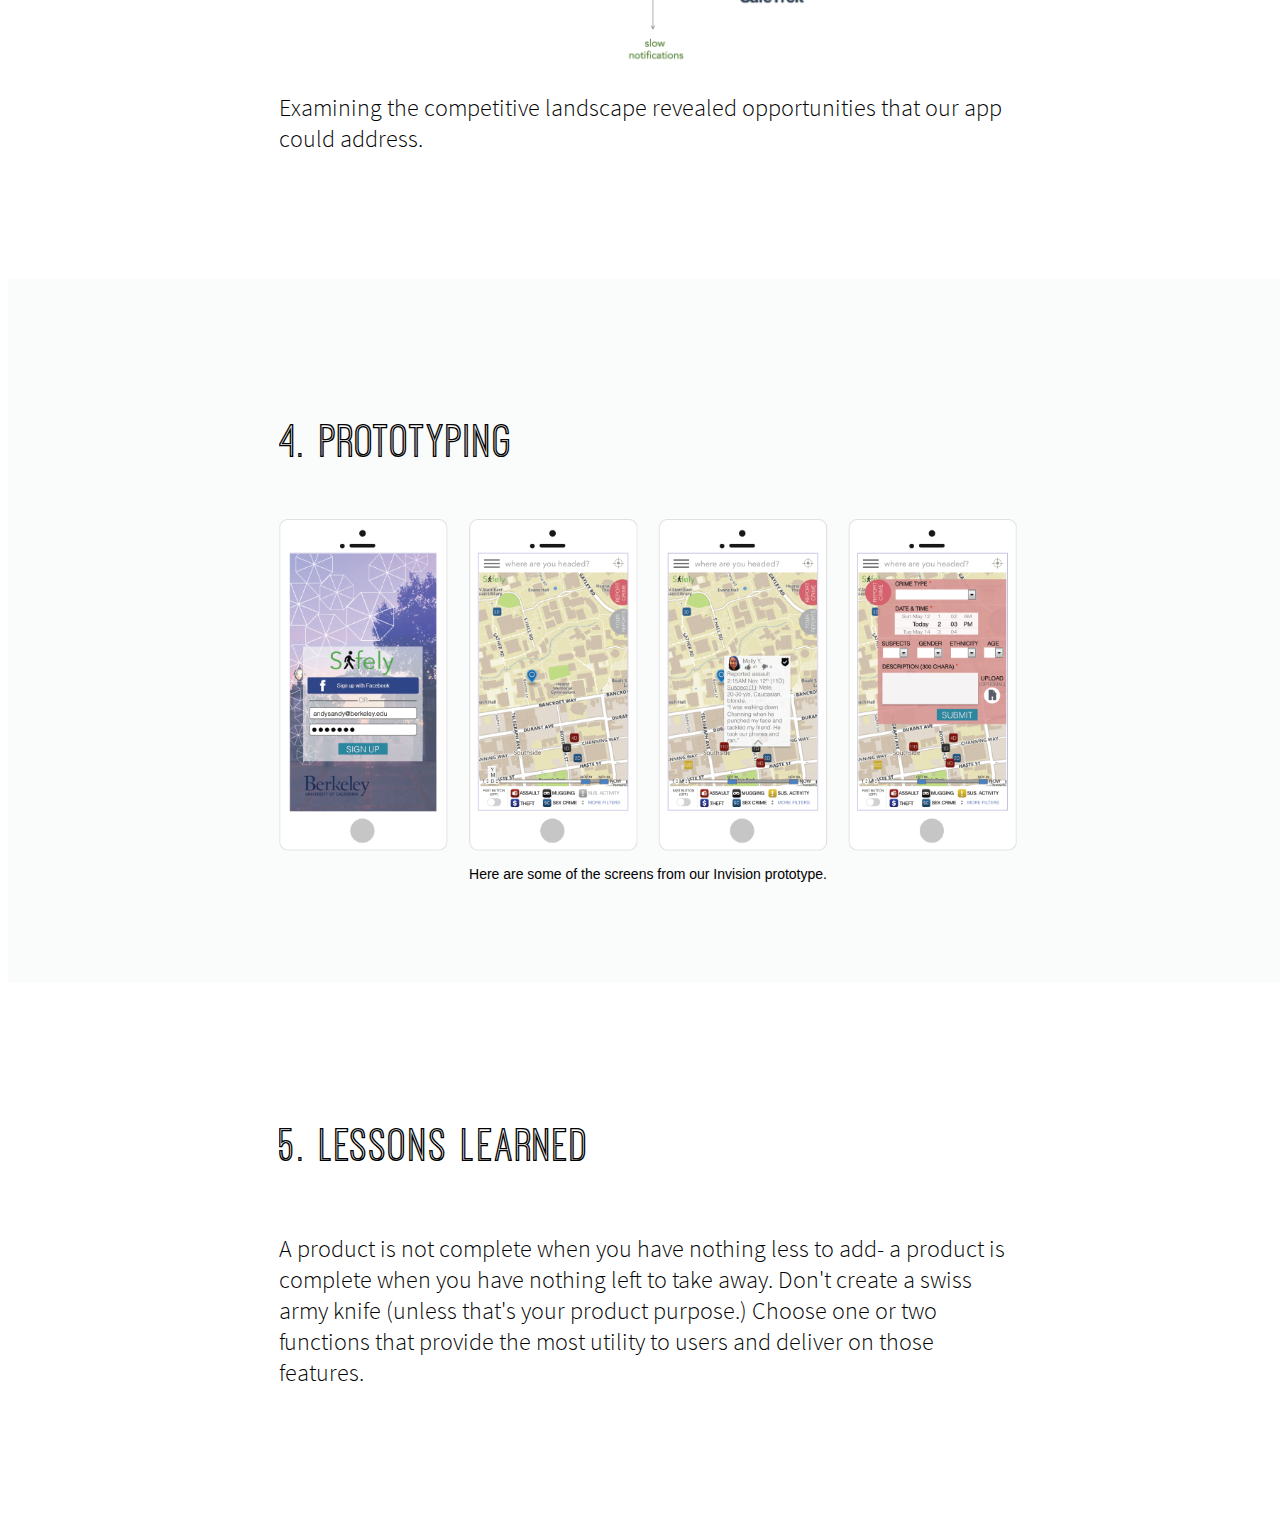
<file: safely/safely.html>
<!doctype = html>
<html>
<head>
    <link rel = "stylesheet" type = "text/css" href = "./css/safely.css">
    <link rel="icon" href="../assets/favicon.png">
    <meta http-equiv="Content-Type" content="text/html; charset=UTF-8" />
    <title>Safely</title>

</head>

<body>

<div id = "navbar">
        <div id = "workbtn">
        <a href = "http://mollyyee.com/#landwork"> back </a>
        </div>
        </div>

<div id = "intro"> 
	<img id = "intropic" src = "./assets/intropic.png">
	<div id ="container"> 
	<div id = "title"> safely </div>
	<div id = "description"> an app that helps people get home safely </div>
	<div id = "timeframe"> fall 2015 </div>
	</div>
	</div> 

<div class = "box">
<div id = "why"> 
	<div class = "subtitle"> 1. the challenge </div>
	<div id = "whytext"> 
	<p> Take a look at some of the typical posts on Berkeley’s PSA facebook page. </p>
	</div>
	<div id = "muggingimgs">
	<img id = "mugging1" src = "./assets/mugging1.png">
	<img id = "mugging2" src = "./assets/mugging2.png">
	<img id = "mugging3" src = "./assets/mugging3.png">
	</div>
	<div id = "text"> 
	<p> Walking home at night around Berkeley can be quite a dangerous and anxiety-ridden endeavor. There are numerous accounts of assaults, sexual assault, suspicious figures, cop cars outside apartments, and burglaries. How might we help students get home safely? </p>
	</div>
	</div>
	</div>

<div class = "box2">
<div id = "process">
	<div class = "subtitle"> 2. user needs </div>
	<img id = "userneeds" src = "./assets/userneeds.png">
	</div>
	</div>

<div class = "box">
<div id = "process">
	<div class = "subtitle"> 3. competitor landscaping and analysis </div>
	<div id = "text">
	<p> There seemed to be two main tradeoffs between existing solutions: solutions that could help students physically get home safely, such as shuttles, campus walking partners, or even Ubers. These solutions were costly and could take up a lot of time in later hours. Other solutions that were crime notifier either had  confusing user interfaces or reported crime after the fact. Within crime reporting notification services, the reports seemed to have two main tradeoffs: accurate and verified reports vs. real-time notifications. </p>
	</div>

	<img id = "competitors" src = "./assets/competitoranalysis.png"> 

	<p> Examining the competitive landscape revealed opportunities that our app could address. </p>
	</div>
	</div>

<div class = "box2">
<div id = "ideation">
	<div class = "subtitle"> 4. prototyping </div>
	<img id = "safelyprototypes" src = "./assets/safelyprototypes.png">
	<div class = "caption"> Here are some of the screens from our Invision prototype. </div>
	</div>
	</div>

<div class = "box">
<div id = "prototyping">
	<div class = "subtitle"> 5. lessons learned </div>
	<p> A product is not complete when you have nothing less to add- a product is complete when you have nothing left to take away. Don't create a swiss army knife (unless that's your product purpose.) Choose one or two functions that provide the most utility to users and deliver on those features. 
	</p>
	</div>
	</div>


<div id = "navbuttons">
</div>



</body>
</file>
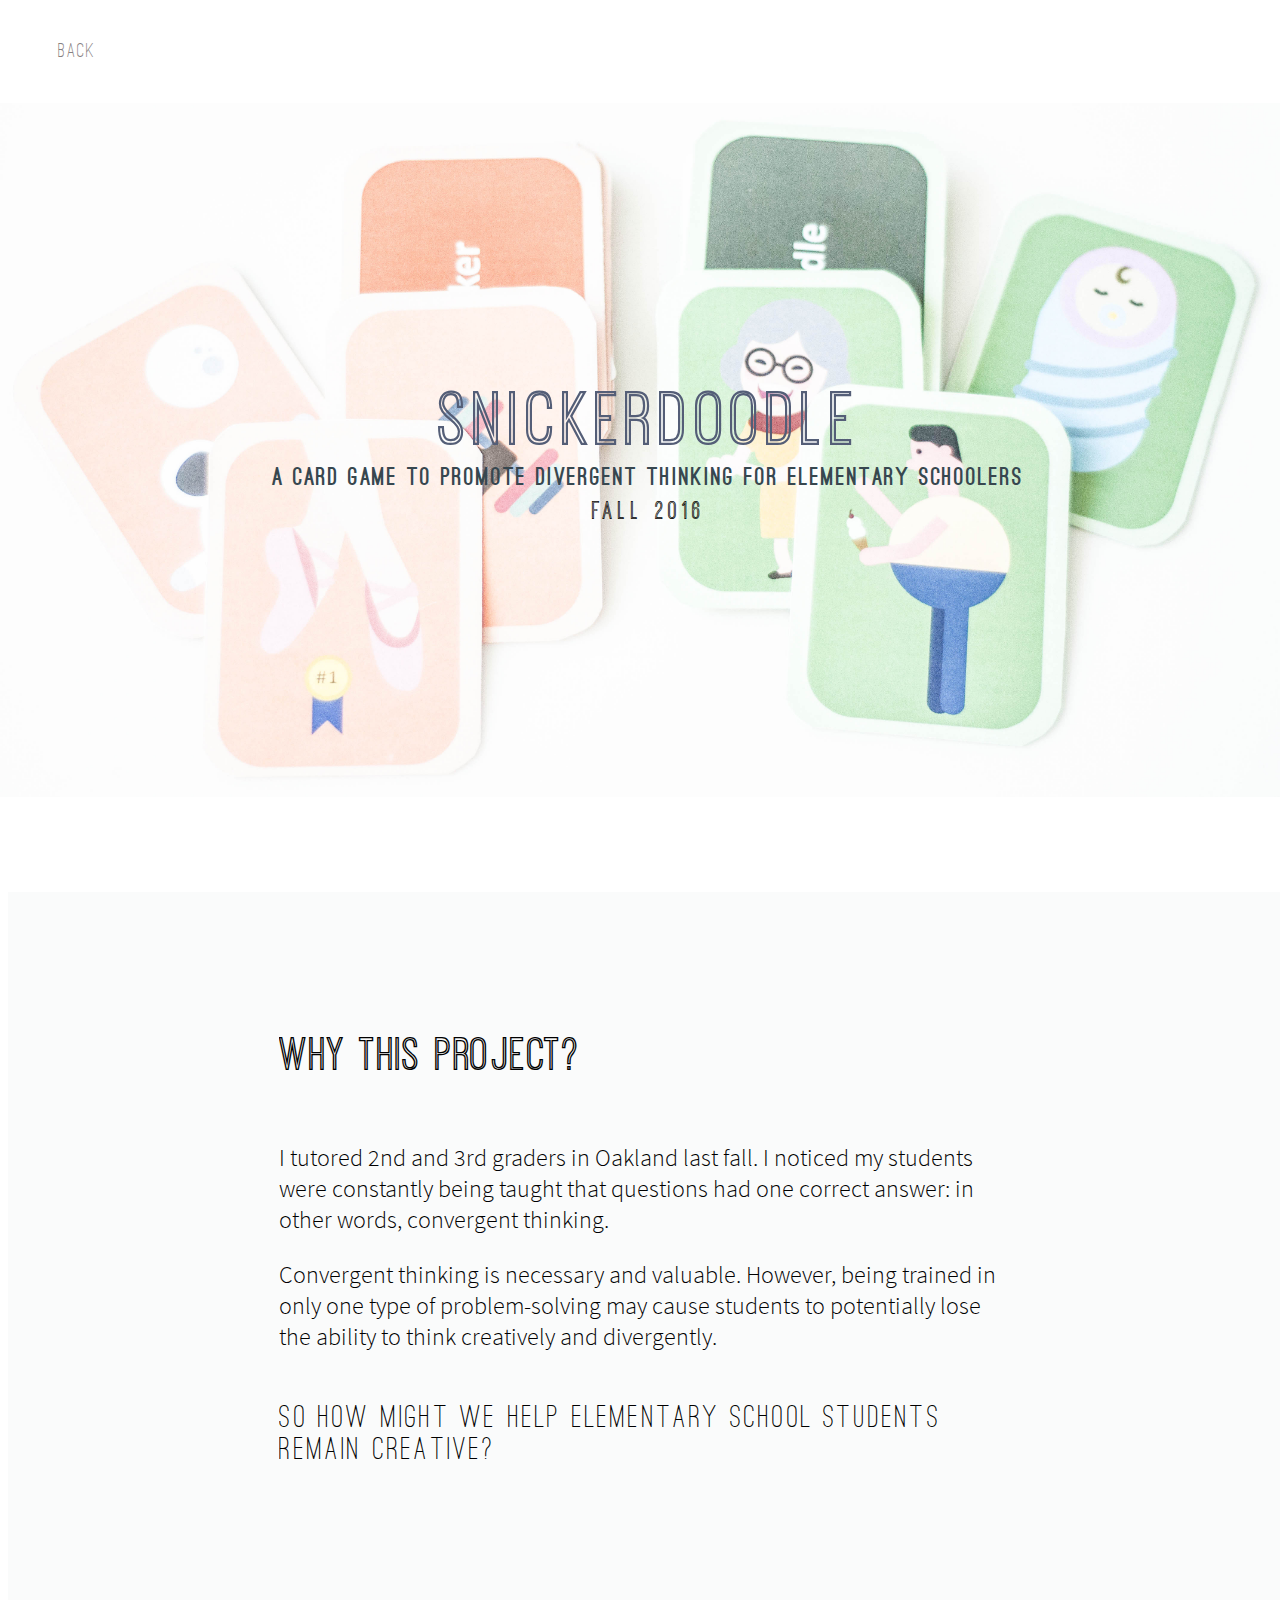
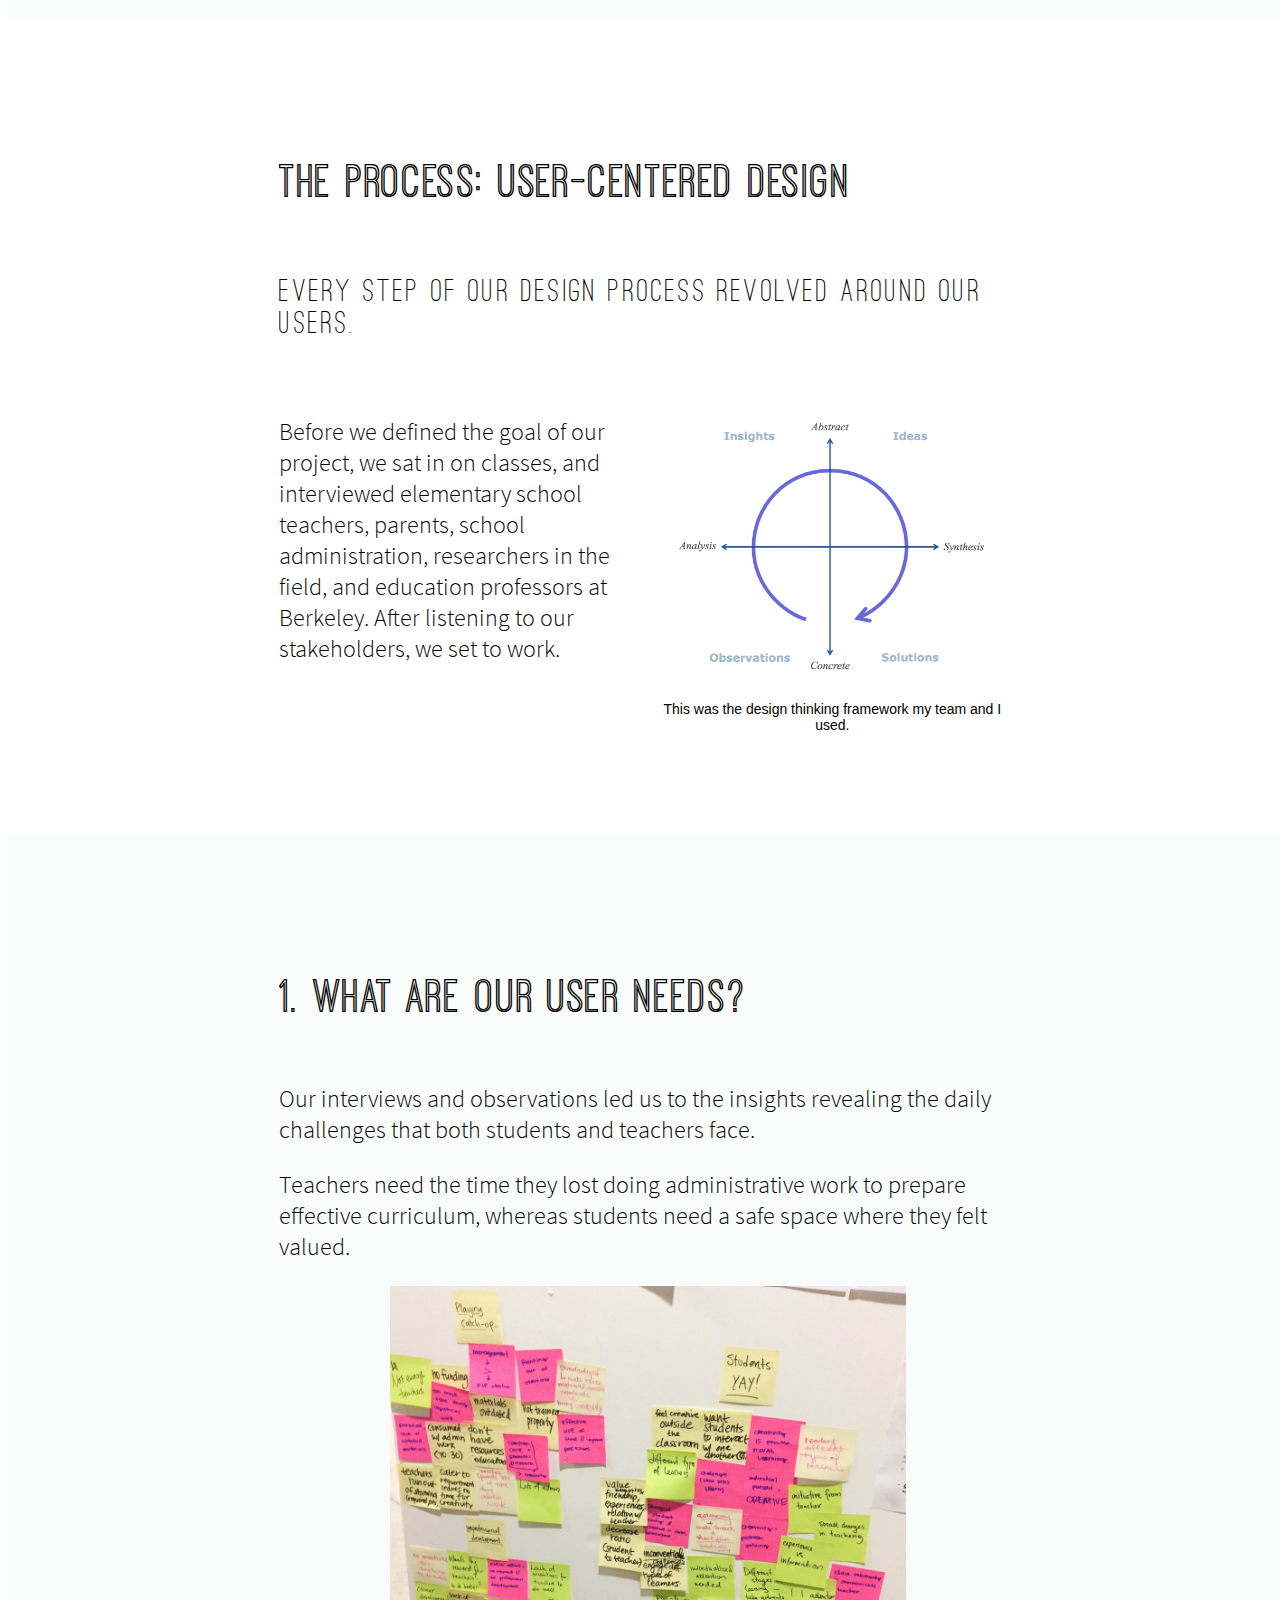
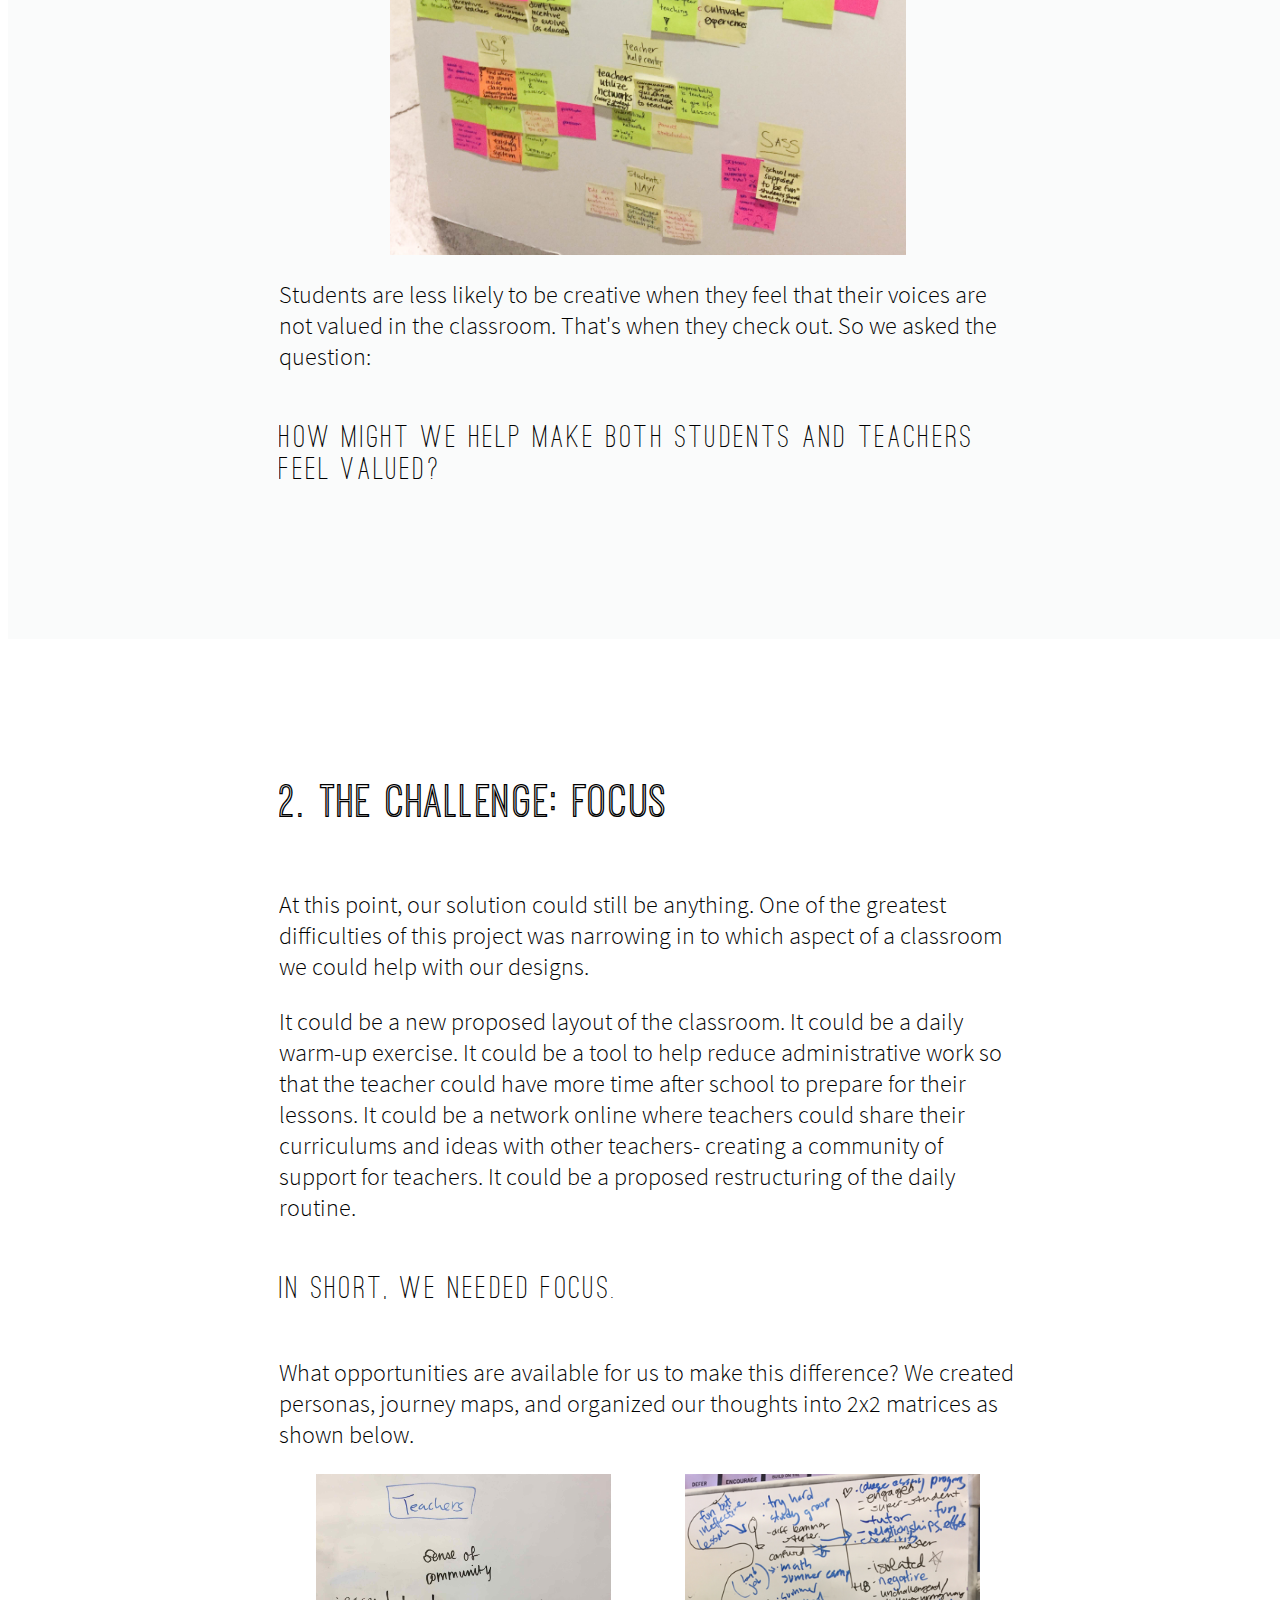
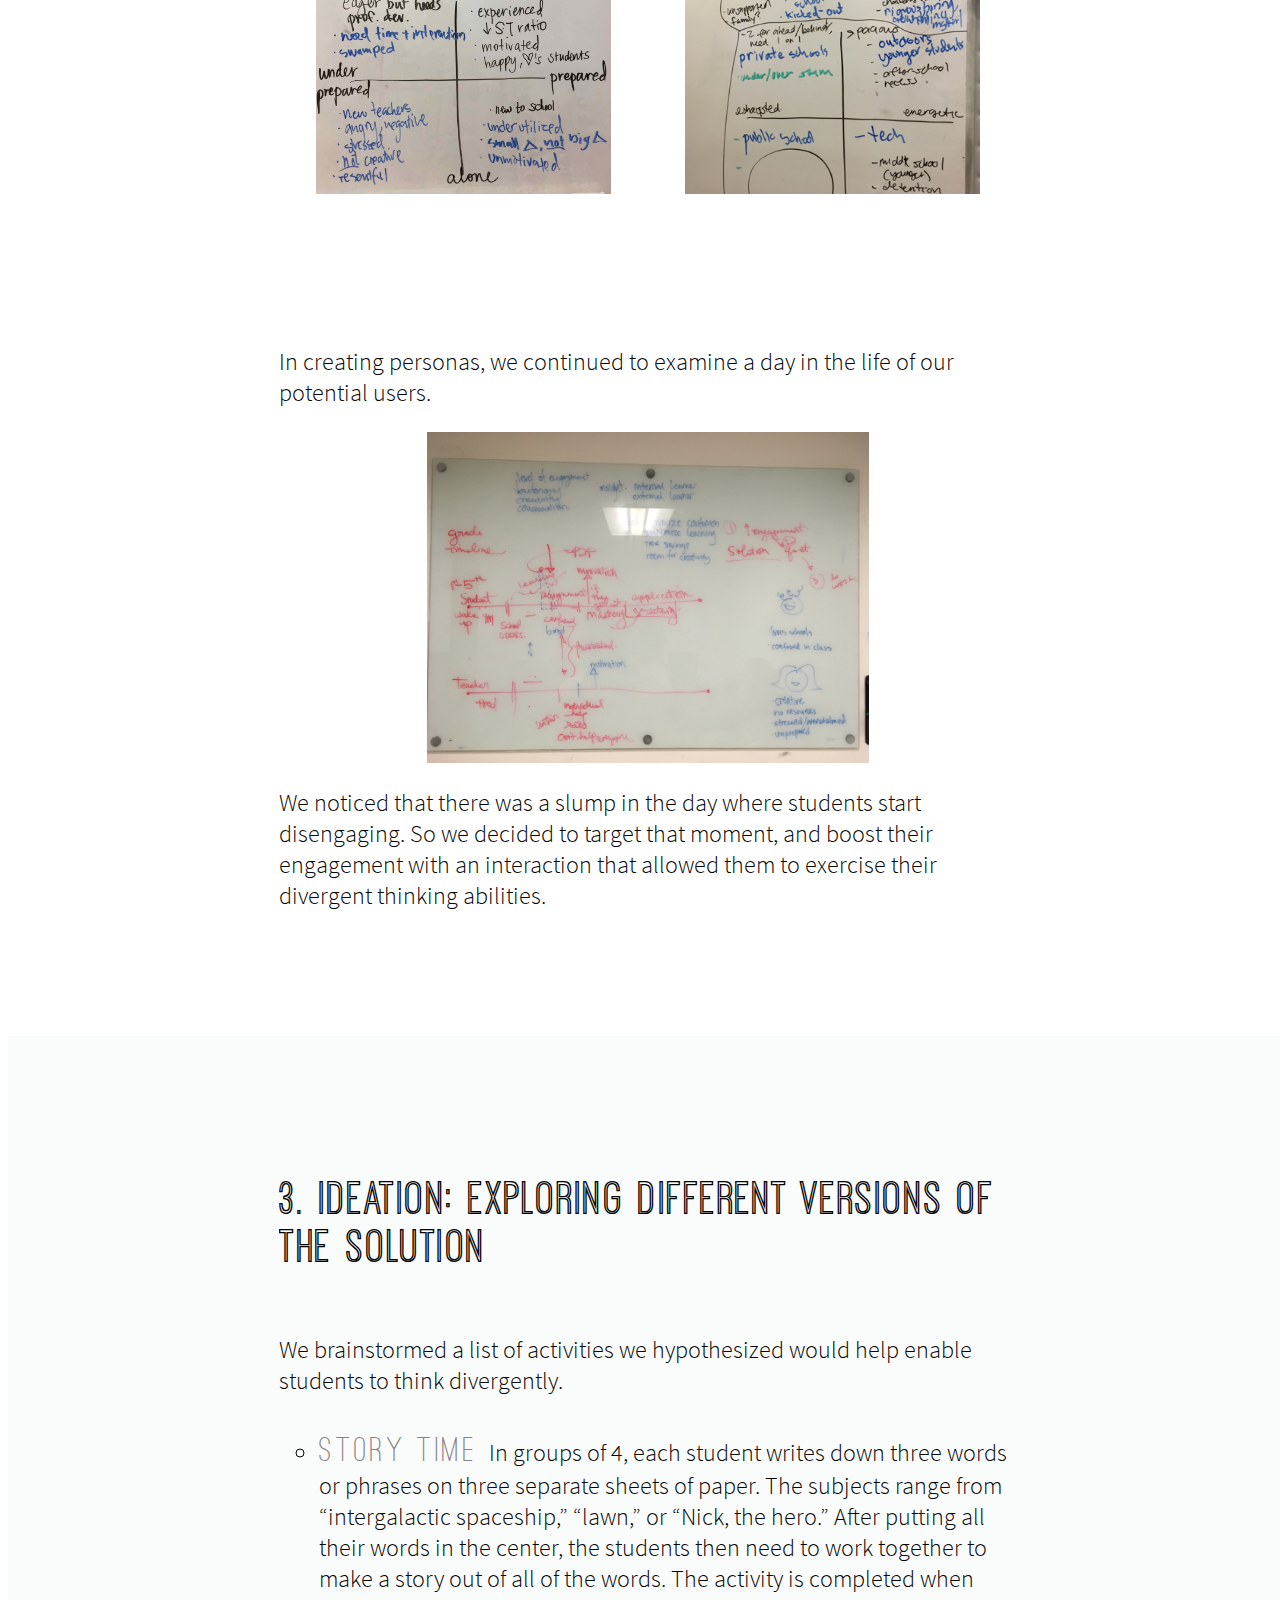
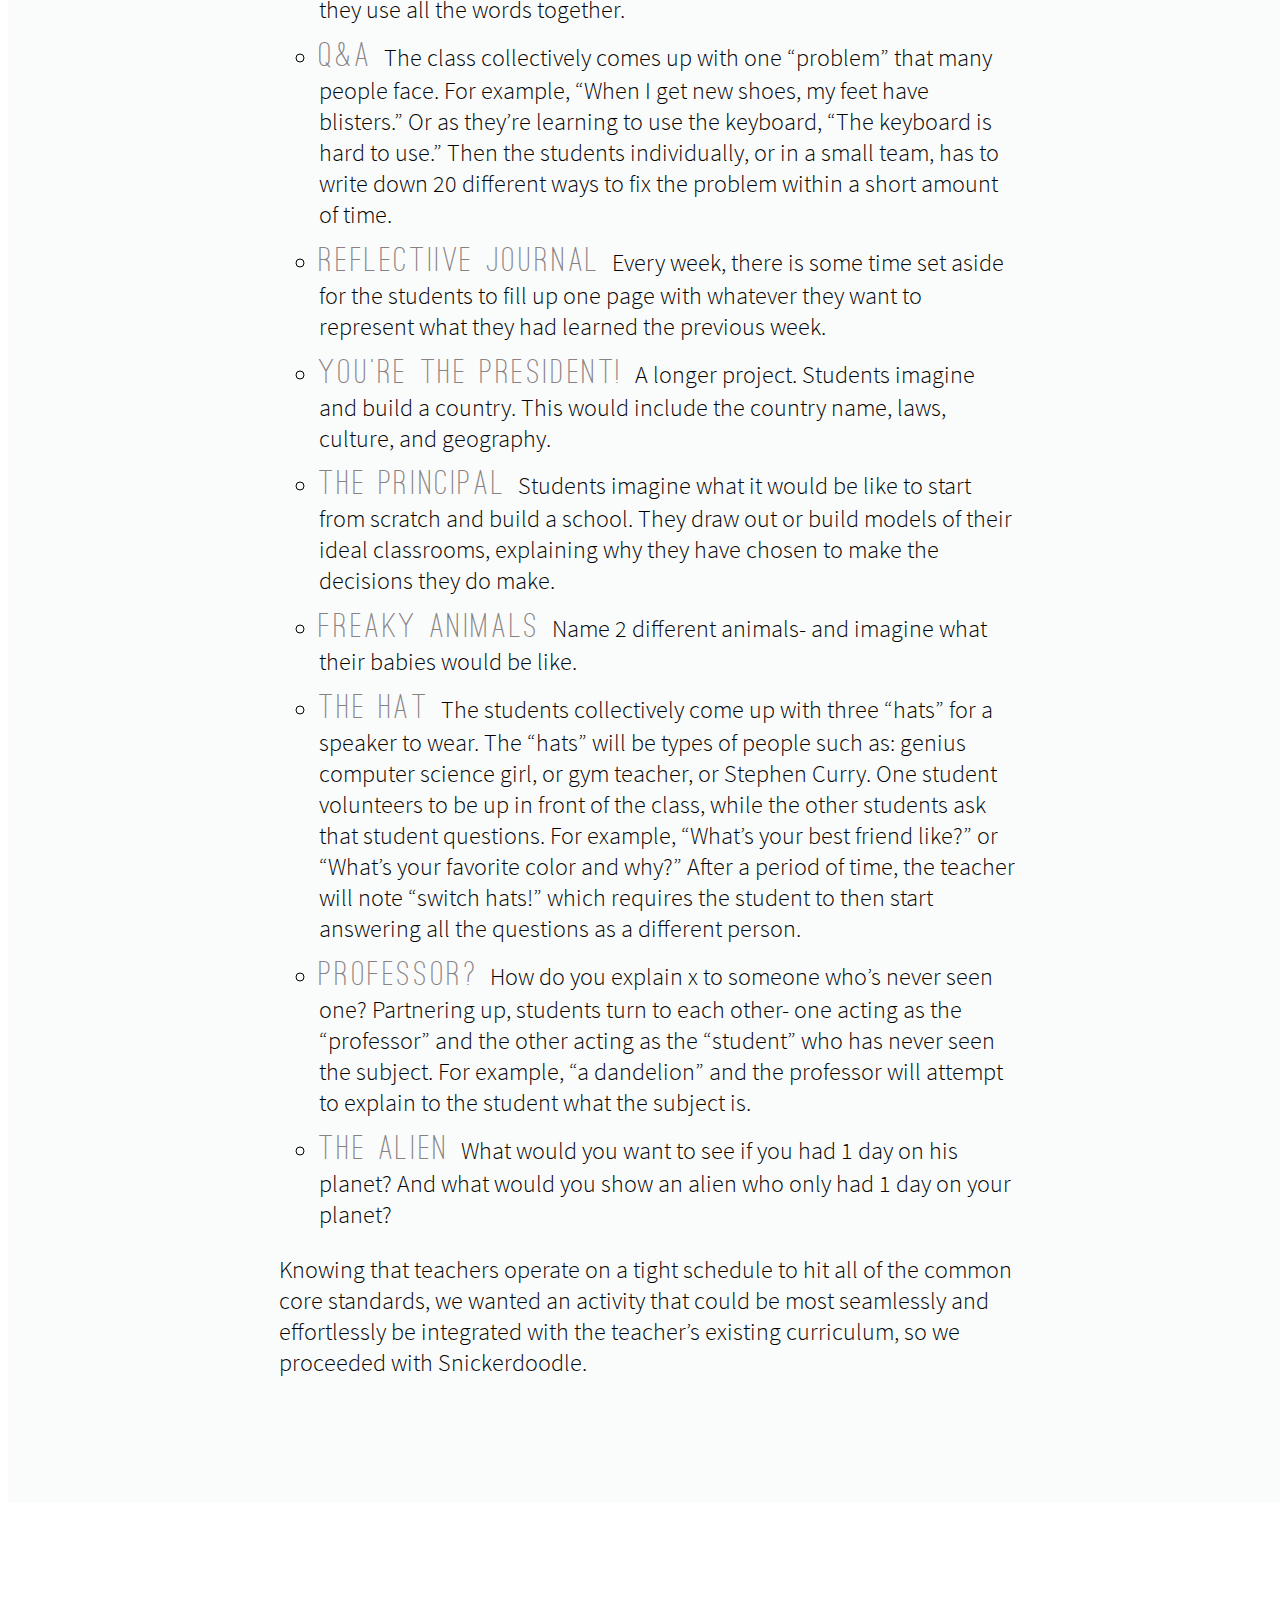
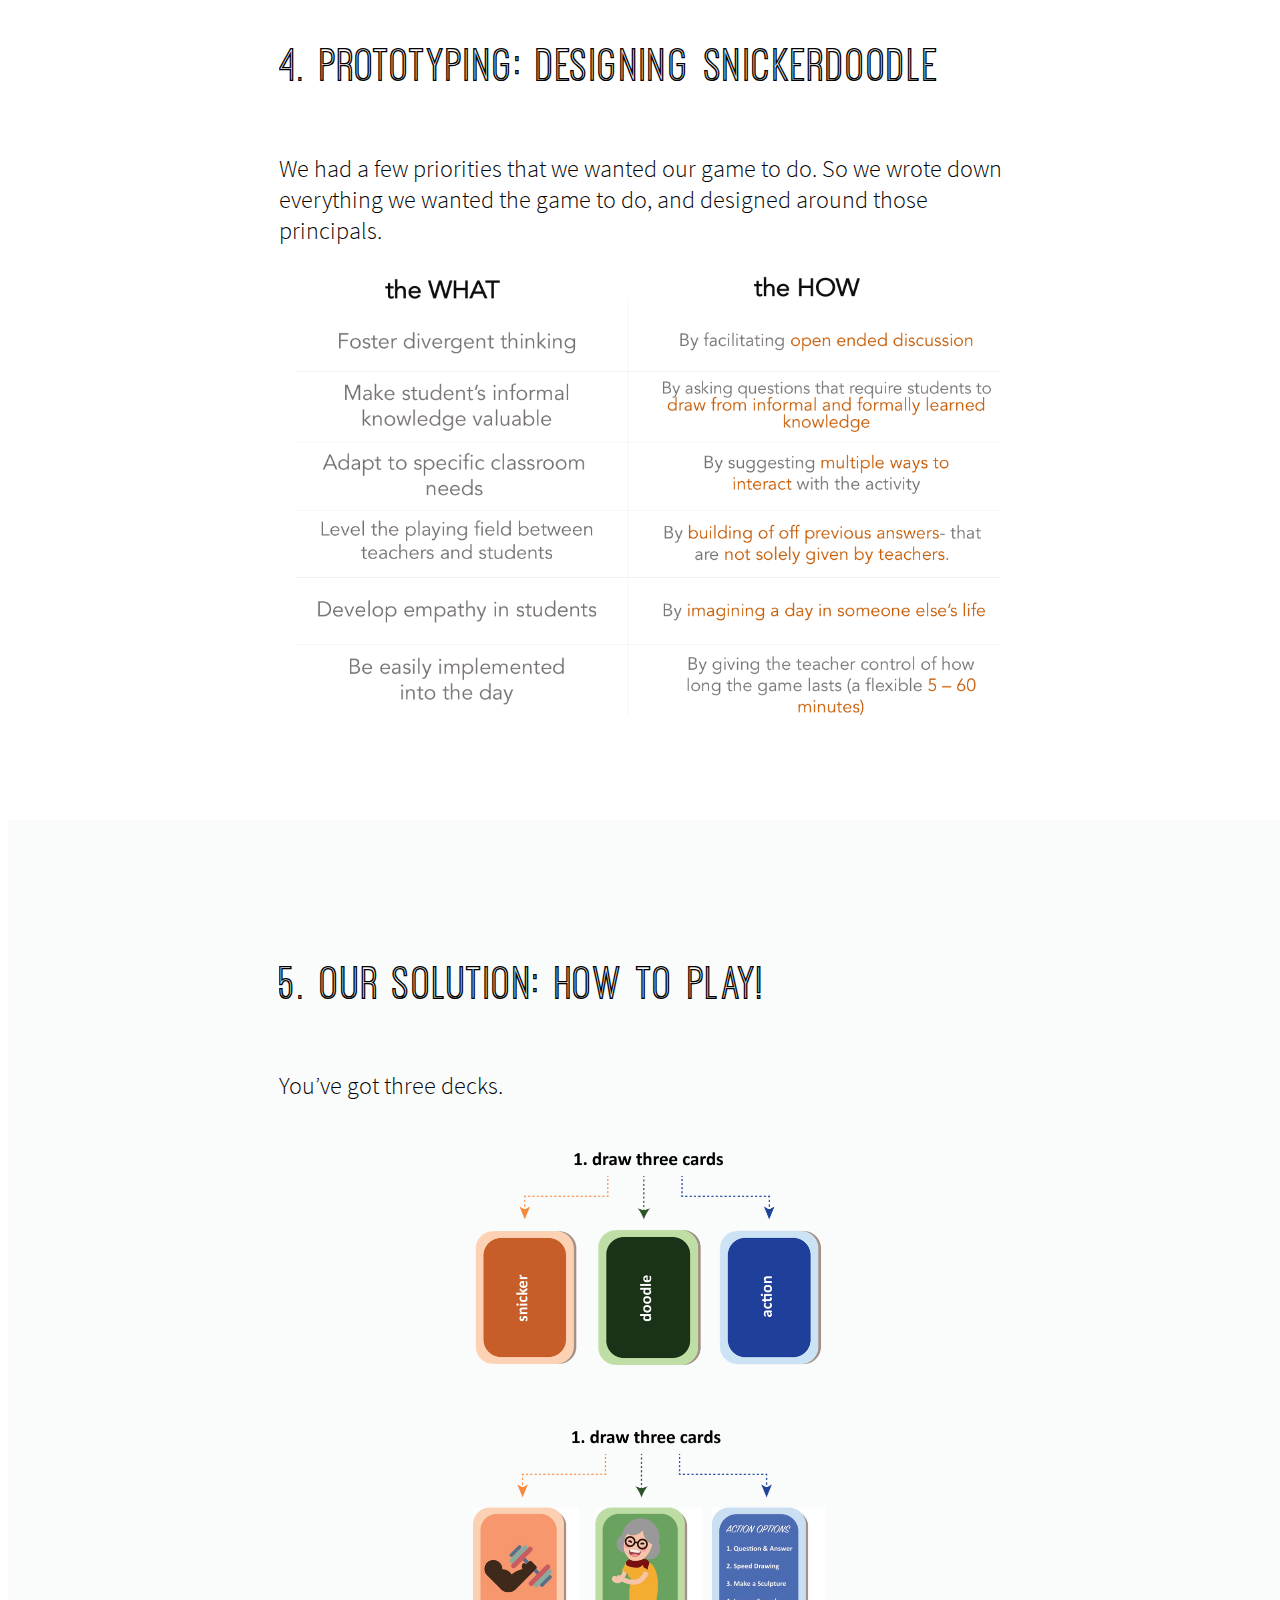
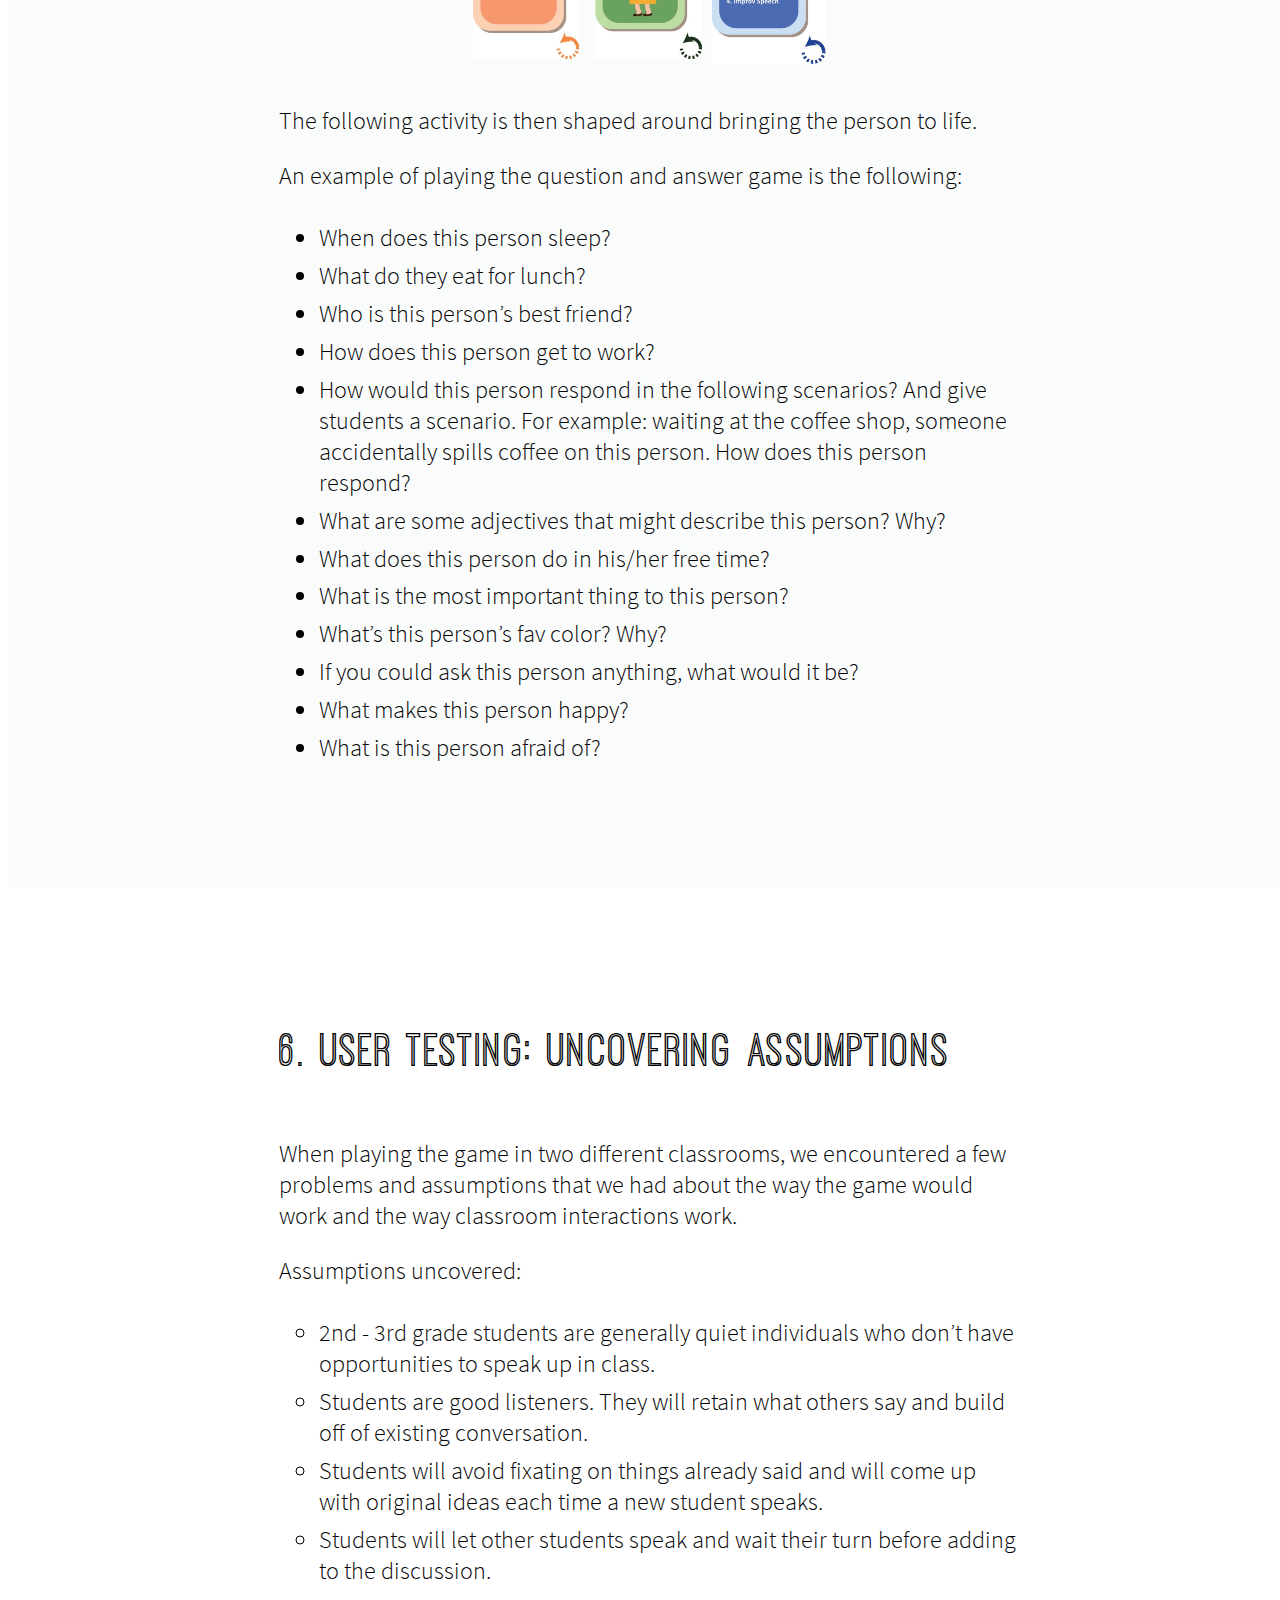
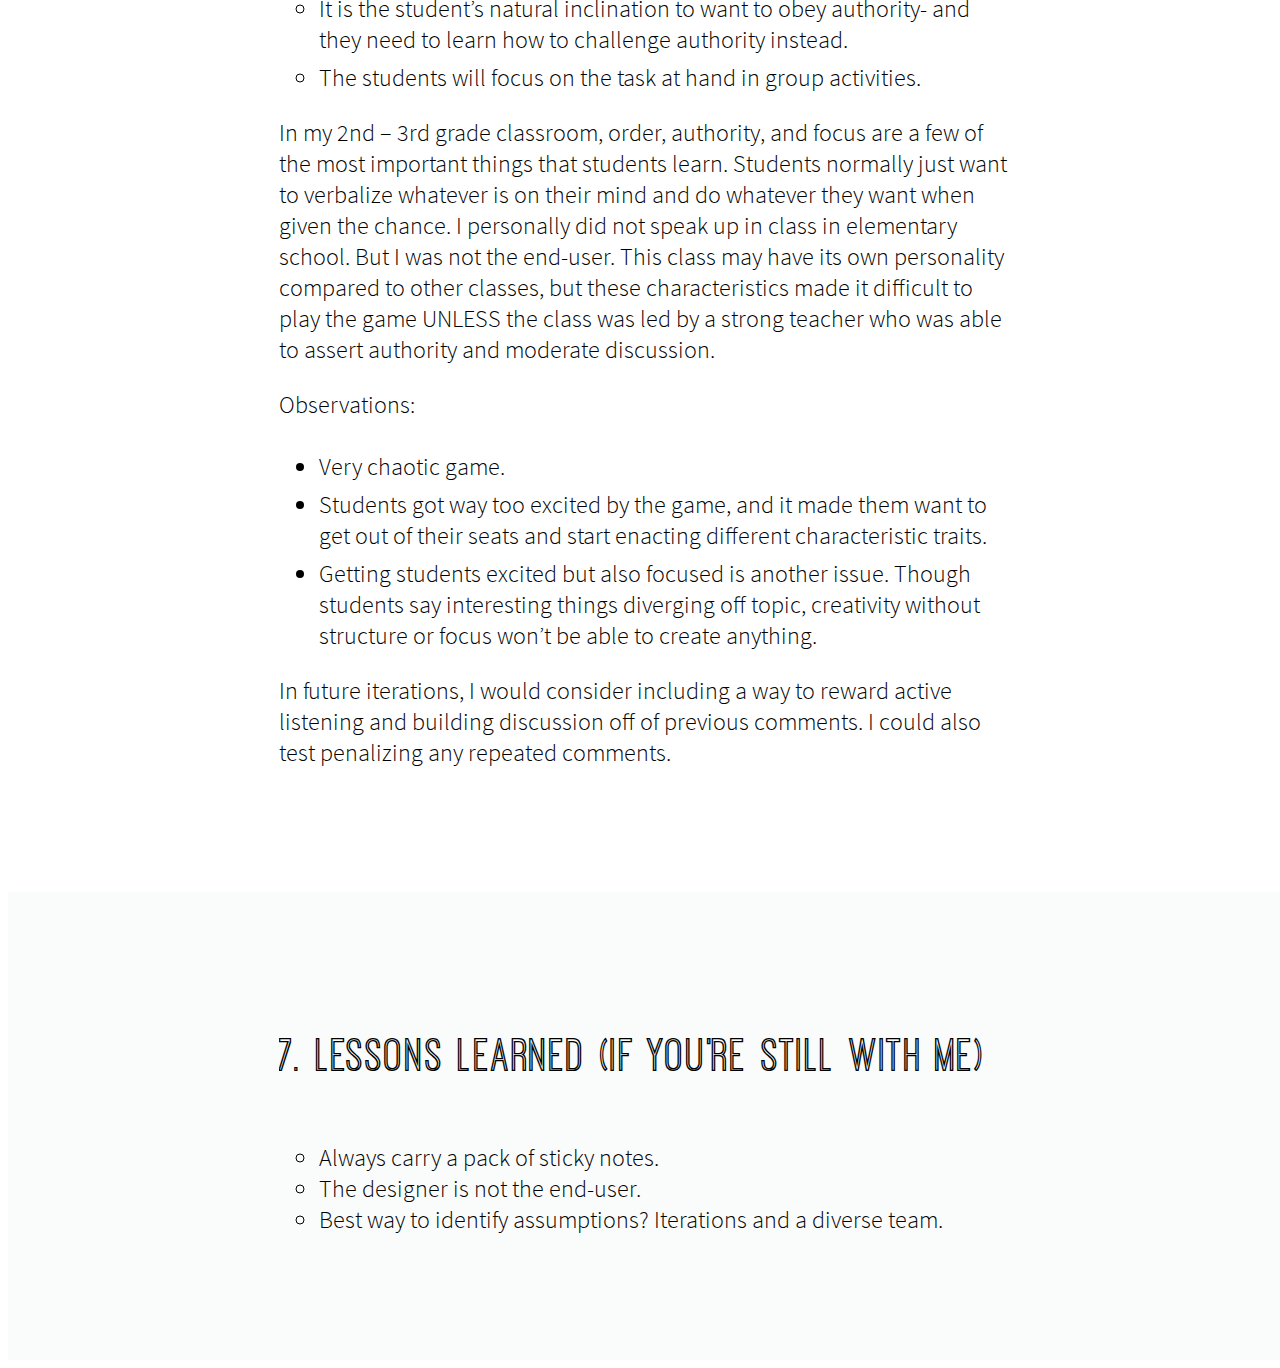
<file: snickerpage/snickerpage.html>
<!doctype = html>
<html>
<head>
    <link rel = "stylesheet" type = "text/css" href = "./css/snickerpage.css">
    <link rel="icon" href="../assets/favicon.png">

    <title>Snickerdoodle</title>
    <meta http-equiv="Content-Type" content="text/html; charset=UTF-8" />

</head>

<body>

<div id = "navbar">
        <div id = "workbtn">
        <a href = "http://mollyyee.com/#landwork"> back </a>
        </div>
        </div>


<div id = "intro"> 
	<img id = "intropic" src = "./assets/intropic.jpg">
	<div id = "container">
	<div id = "title"> snickerdoodle </div>
	<div id = "description"> a card game to promote divergent thinking for elementary schoolers </div>
	<div id = "timeframe"> fall 2016 </div>
	</div> 
	</div>

<div class = "box2">
<div id = "why"> 
	<div class = "subtitle"> why this project? </div>
	<div id = "whytext"> 
	
	<p> I tutored 2nd and 3rd graders in Oakland last fall. I noticed my students were constantly being taught that questions had one correct answer: in other words, convergent thinking. </p>

	<p> Convergent thinking is necessary and valuable. However, being trained in only one type of problem-solving may cause students to potentially lose the ability to think creatively and divergently. </p>

	<p id = "emphasis"> So how might we help elementary school students remain creative? </p>

	</div>
	</div>
	</div>

<div class = "box">
<div id = "process">
	<div class = "subtitle"> the process: user-centered design </div>
	<p id = "emphasisnospace"> Every step of our design process revolved around our users.  </p>
	<div id = "columnpic">
	<div id = "rightside">
	<p> Before we defined the goal of our project, we sat in on classes, and interviewed elementary school teachers, parents, school administration, researchers in the field, and education professors at Berkeley. After listening to our stakeholders, we set to work. </p>
	</div>
	<div id = "leftside">
	<img id = "designprocess" src = "./assets/designprocess.png"> 
	<div class = "caption"> This was the design thinking framework my team and I used. 
	</div>
	</div>
	</div>
	</div>
	</div>

<div class = "box2">
<div id = "userneeds">
	<div class = "subtitle"> 1. what are our user needs? </div>
	<div id = "userneedstext">
	<p> Our interviews and observations led us to the insights revealing the daily challenges that both students and teachers face. </p>
	
	<p> Teachers need the time they lost doing administrative work to prepare effective curriculum, whereas students need a safe space where they felt valued. </p>
	<img id = "stickies" src = "./assets/stickies.jpg">
	<p> Students are less likely to be creative when they feel that their voices are not valued in the classroom. That's when they check out. So we asked the question: 

	<p id = "emphasis"> How might we help make both students and teachers feel valued? </p>
	</div>
	</div>
	</div>

<div class = "box">
<div id = "thechallenge">
	<div class = "subtitle"> 2. the challenge: focus </div>
	<div id = "thechallengetext"> 
	<p> At this point, our solution could still be anything. One of the greatest difficulties of this project was narrowing in to which aspect of a classroom we could help with our designs. </p>

	<p> It could be a new proposed layout of the classroom. It could be a daily warm-up exercise. It could be a tool to help reduce administrative work so that the teacher could have more time after school to prepare for their lessons. It could be a network online where teachers could share their curriculums and ideas with other teachers- creating a community of support for teachers. It could be a proposed restructuring of the daily routine. </p>

	<p id = "emphasis"> In short, we needed focus. </p>

	<p> What opportunities are available for us to make this difference? We created personas, journey maps, and organized our thoughts into 2x2 matrices as shown below. </p>
	</div>
	<div id = thechallengeimg> 
		<img id = "pic1" src = "./assets/pic1.jpg">
		<img id = "pic2" src = "./assets/pic2.png">
	</div>
	<div id = "thechallengetext">
	<p> In creating personas, we continued to examine a day in the life of our potential users. </p>
	</div>
	<img id = "dayinthelifeimg" src = "./assets/dayinthelife.jpg">
	<p> We noticed that there was a slump in the day where students start disengaging. So we decided to target that moment, and boost their engagement with an interaction that allowed them to exercise their divergent thinking abilities.  </p>
	</div>
	</div>

<div class = "box2">
<div id = "ideation">
	<div class = "subtitle"> 3. Ideation: Exploring different versions of the solution </div>
	<p> We brainstormed a list of activities we hypothesized would help enable students to think divergently. </p>
	<ul class = "losebullets" id = "spacing">
	<li>
	<a id = "listtitle"> Story Time </a> In groups of 4, each student writes down three words or phrases on three separate sheets of paper. The subjects range from “intergalactic spaceship,” “lawn,” or “Nick, the hero.” After putting all their words in the center, the students then need to work together to make a story out of all of the words. The activity is completed when they use all the words together. </li>
	<li> <a id = "listtitle"> Q&A </a>  The class collectively comes up with one “problem” that many people face. For example, “When I get new shoes, my feet have blisters.” Or as they’re learning to use the keyboard, “The keyboard is hard to use.” Then the students individually, or in a small team, has to write down 20 different ways to fix the problem within a short amount of time. </li>
	<li> <a id = "listtitle"> Reflectiive Journal </a>  Every week, there is some time set aside for the students to fill up one page with whatever they want to represent what they had learned the previous week. </li>
	<li> <a id = "listtitle"> You're the President! </a>  A longer project. Students imagine and build a country. This would include the country name, laws, culture, and geography. </li>
	<li> <a id = "listtitle"> The Principal </a>  Students imagine what it would be like to start from scratch and build a school. They draw out or build models of their ideal classrooms, explaining why they have chosen to make the decisions they do make. </li>
	<li> <a id = "listtitle"> Freaky Animals </a>  Name 2 different animals- and imagine what their babies would be like. </li>
	<li> <a id = "listtitle"> The Hat </a>  The students collectively come up with three “hats” for a speaker to wear. The “hats” will be types of people such as: genius computer science girl, or gym teacher, or Stephen Curry. One student volunteers to be up in front of the class, while the other students ask that student questions. For example, “What’s your best friend like?” or “What’s your favorite color and why?” After a period of time, the teacher will note “switch hats!” which requires the student to then start answering all the questions as a different person. </li>
	<li> <a id = "listtitle"> Professor? </a>  How do you explain x to someone who’s never seen one? Partnering up, students turn to each other- one acting as the “professor” and the other acting as the “student” who has never seen the subject. For example, “a dandelion” and the professor will attempt to explain to the student what the subject is. </li>
	<li> <a id = "listtitle"> The Alien </a>  What would you want to see if you had 1 day on his planet? And what would you show an alien who only had 1 day on your planet? </li>
	</ul>
	<p> Knowing that teachers operate on a tight schedule to hit all of the common core standards, we wanted an activity that could be most seamlessly and effortlessly be integrated with the teacher’s existing curriculum, so we proceeded with Snickerdoodle. </p>
	</div>
	</div>

<div class = "box">
<div id = "prototyping">
	<div class = "subtitle"> 4. prototyping: designing Snickerdoodle </div>
	<p> We had a few priorities that we wanted our game to do. So we wrote down everything we wanted the game to do, and designed around those principals. </p>
	<img id = "prototypeimg" src = "./assets/prototypeimg.png">
	</div>
	</div>

<div class = "box2">
<div id = "product">
	<div class = "subtitle"> 5. Our Solution: how to play! </div>
	<p> You’ve got three decks. </p>
	<img id = "playcards" src = "./assets/play1.png"> 
	<img id = "playcards" src = "./assets/play2.png">
	<p> The following activity is then shaped around bringing the person to life. </p>
	<p> An example of playing the question and answer game is the following: </p>
	<ul id = "spacing2">
		<li> When does this person sleep? </li>
		<li> What do they eat for lunch? </li>
		<li> Who is this person’s best friend? </li>
		<li> How does this person get to work? </li>
		<li> How would this person respond in the following scenarios? And give students a scenario. For example: waiting at the coffee shop, someone accidentally spills coffee on this person. How does this person respond? </li>
		<li> What are some adjectives that might describe this person? Why? </li>
		<li> What does this person do in his/her free time? </li>
		<li> What is the most important thing to this person? </li>
		<li> What’s this person’s fav color? Why? </li>
		<li> If you could ask this person anything, what would it be? </li>
		<li> What makes this person happy? </li>
		<li> What is this person afraid of? </li>
	</ul>
	</div>
	</div>

<div class = "box">
<div id = "usertesting">
	<div class = "subtitle"> 6. user testing: uncovering assumptions </div>
	<p> 
	When playing the game in two different classrooms, we encountered a few problems and assumptions that we had about the way the game would work and the way classroom interactions work. </p>

	<p> Assumptions uncovered: </p>
	<ul class = "losebullets" id = "spacing2"> 
	<li>
	2nd - 3rd grade students are generally quiet individuals who don’t have opportunities to speak up in class. </li>
	<li> Students are good listeners. They will retain what others say and build off of existing conversation. </li>
	<li> Students will avoid fixating on things already said and will come up with original ideas each time a new student speaks. </li>
	<li> Students will let other students speak and wait their turn before adding to the discussion. </li>
	<li> It is the student’s natural inclination to want to obey authority- and they need to learn how to challenge authority instead. </li>
	<li> The students will focus on the task at hand in group activities. </li>
	</ul>
	<p> In my 2nd – 3rd grade classroom, order, authority, and focus are a few of the most important things that students learn. Students normally just want to verbalize whatever is on their mind and do whatever they want when given the chance. I personally did not speak up in class in elementary school. But I was not the end-user. This class may have its own personality compared to other classes, but these characteristics made it difficult to play the game UNLESS the class was led by a strong teacher who was able to assert authority and moderate discussion. </p>
	<p> Observations: </p>
	<ul id = "spacing2">
	<li> Very chaotic game. </li>
	<li> Students got way too excited by the game, and it made them want to get out of their seats and start enacting different characteristic traits. </li>
	<li> Getting students excited but also focused is another issue. Though students say interesting things diverging off topic, creativity without structure or focus won’t be able to create anything. </li>
	</ul>
	<p> In future iterations, I would consider including a way to reward active listening and building discussion off of previous comments. I could also test penalizing any repeated comments. </p>

	</div>
	</div>

<div class = "box2">
<div id = "lessons">
	<div class = "subtitle"> 7. lessons learned (if you're still with me) </div>
	<ul class = "losebullets">
	<li> Always carry a pack of sticky notes. </li>
	<li> The designer is not the end-user. </li>
	<li> Best way to identify assumptions? Iterations and a diverse team. </li>
	</ul>
	</div>
	</div>




</body>



</html>
</file>
<file: about/css/about.css>
@font-face {
    font-family: 'olight'; /*a name to be used later*/
    src: url('../../fonts/ostrich-sans-light.ttf'); /*URL to font*/
}

@font-face {
    font-family: 'oreg'; /*a name to be used later*/
    src: url('../../fonts/ostrich-sans-regular.ttf'); /*URL to font*/
}

@font-face {
    font-family: 'obold'; 
    /*the snickerdoodle title*/
    src: url('../../fonts/ostrich-sans-inline-regular.ttf');
}

@font-face {
    font-family: 'oblack';
    src: url('../../fonts/ostrich-sans-black.ttf')
}

@font-face {
    font-family: 'light'; /*a name to be used later*/
    src: url('../../fonts/SourceSansPro-Light.ttf'); /*URL to font*/
}

body {
    margin: auto;
    justify-content: center;
    align-items: center;
}

@media only screen 
and (min-device-width : 320px) 
and (max-device-width : 480px) {

#navbar {
    position: fixed;
    display: flex;
    height: 10%;
    width: 100%;
    top: 0;
    background: white;
    justify-content: center;
    align-items: center;
    margin: auto;
    z-index: 100;
}


a {
    text-decoration: none;
    color: #878182;
}

a.link#hustlelink, a.link#snickerpage, a.link#safelylink, a.link#botwlink, a.link#k812link {
    color: #7585BC;
}

#workbtn:hover a, #miscbtn:hover a {
    color: #FF7043;
    cursor: pointer;
}

#resumebtn a {
    color: #FF7043;
}


#workbtn, #resumebtn { 
    float: left;
    margin-right: 75px;
    margin-left: 75px;
    margin-top: 13px;
    font-family: 'oreg'; 
    font-size: 3.5em;
    letter-spacing: 2px;
 }

#miscbtn {
    display: none;
}

 a {
    text-decoration: none;
 }

#pic {
    display: flex;
    justify-content: center;
    align-items: center;
    padding-top: 1.5em;
    padding-bottom: .8em;
}

#itme {
    margin: auto;
    width: 80%;
    padding-top: 2%;
}

#welcome {
    font-family: obold;
    font-size: 7em;
    padding-bottom: .2em;
    letter-spacing: .05em;
    line-height: .9em;
}

#bigbody {
    margin-top: 5%;
}

#passion {
    font-family: oreg;
    font-size: 4em;
    letter-spacing: .1em;
    padding-top: .6em;
    padding-bottom: .6em;
}

#text {
    padding-top: 10%;
    width: 75%;
    justify-content: center;
    align-items: center;
    margin: auto;
}

#otherexperiences {
    font-family: light;
    font-size: 3.2em;
    padding-bottom: .5em;
}


#sonaturally, #bio{
    font-family: light;
    font-size: 3.2em;
}


#resumebutton, #linkedinbutton {
    margin: auto;
    width: 70%;
    height: 4%;
    cursor: pointer;
    text-align: center;
    vertical-align: center;
    border: solid;
    border-color: #FF7043;
    font-family: 'oreg'; 
    padding: .2em 0 0 0;
    font-size: 4em;
    letter-spacing: 2px;
}

#resumebutton:hover, #linkedinbutton:hover {
    transition: background-color .5s ease;
    background-color: #FF7043;
}

#resumebutton:hover a, #linkedinbutton:hover a {
    color: white;
}

#divright {
    width: 50%;
    float: right;
}
#divleft {
    width: 50%;}

#links {
    color: #7585BC
}

#links:hover {
    color: #FF7043;
}

li {
    list-style-type: circle;
}

}

@media only screen 
and (min-device-width : 500px)  {
@font-face {
    font-family: 'olight'; /*a name to be used later*/
    src: url('../../fonts/ostrich-sans-light.ttf'); /*URL to font*/
}

@font-face {
    font-family: 'oreg'; /*a name to be used later*/
    src: url('../../fonts/ostrich-sans-regular.ttf'); /*URL to font*/
}

@font-face {
    font-family: 'obold'; 
    /*the snickerdoodle title*/
    src: url('../../fonts/ostrich-sans-inline-regular.ttf');
}

@font-face {
    font-family: 'oblack';
    src: url('../../fonts/ostrich-sans-black.ttf')
}

@font-face {
    font-family: 'light'; /*a name to be used later*/
    src: url('../../fonts/SourceSansPro-Light.ttf'); /*URL to font*/
}

body {
    margin: auto;
    justify-content: center;
    align-items: center;
}



#navbar {
    position: fixed;
    display: flex;
    height: 10%;
    width: 100%;
    top: 0;
    background: white;
    justify-content: center;
    align-items: center;
    margin: auto;
    z-index: 100;
}


a {
    text-decoration: none;
    color: #878182;
}

a.link#hustlelink, a.link#snickerpage, a.link#safelylink, a.link#botwlink, a.link#k812link {
    color: #7585BC;
}

#workbtn:hover a, #miscbtn:hover a {
    color: #FF7043;
    cursor: pointer;
}

#resumebtn a {
    color: #FF7043;
}


#workbtn, #miscbtn, #resumebtn { 
    float: left;
    margin-right: 50px;
    margin-left: 50px;
    margin-top: 13px;
    font-family: 'oreg'; 
    font-size: 1.3em;
    letter-spacing: 2px;
 }


 a {
    text-decoration: none;
 }

#pic {
    display: flex;
    justify-content: center;
    align-items: center;
    padding-top: 1.5em;
    padding-bottom: .8em;
}

#itme {
    margin: auto;
    width: 50%;
}

#welcome {
    font-family: obold;
    font-size: 3em;
    padding-top: .8em;
    padding-bottom: .8em;
    letter-spacing: .03em;
}

#bigbody {
    margin-top: 5%;
}

#passion {
    font-family: oreg;
    font-size: 2em;
    letter-spacing: .1em;
    padding-top: .6em;
    padding-bottom: .6em;
}

#text {
    width: 50%;
    justify-content: center;
    align-items: center;
    margin: auto;
}

#otherexperiences {
    font-family: light;
    font-size: 1.5em;
    padding-bottom: .5em;
}


#sonaturally, #bio{
    font-family: light;
    font-size: 1.5em;
}


#resumebutton, #linkedinbutton {
    margin: auto;
    margin-top: 10px;
    width: 40%;
    height: 35px;
    cursor: pointer;
    text-align: center;
    vertical-align: center;
    border: solid;
    border-color: #FF7043;
    font-family: 'oreg'; 
    padding: .4em 0 0 0;
    font-size: 1.5em;
    letter-spacing: 2px;
}

#resumebutton:hover, #linkedinbutton:hover {
    transition: background-color .5s ease;
    background-color: #FF7043;
}

#resumebutton:hover a, #linkedinbutton:hover a {
    color: white;
}

#divright {
    width: 50%;
    float: right;
}
#divleft {
    width: 50%;}

#links {
    color: #7585BC
}

#links:hover {
    color: #FF7043;
}

li {
    list-style-type: circle;
}

}
</file>
<file: botw/css/botw.css>
/*/*Skeleton*/

body {
	width: 100%;
}

@font-face {
    font-family: 'olight'; /*a name to be used later*/
    src: url('../../fonts/ostrich-sans-light.ttf'); /*URL to font*/
}

@font-face {
    font-family: 'oreg'; /*a name to be used later*/
    src: url('../../fonts/ostrich-sans-regular.ttf'); /*URL to font*/
}

@font-face {
    font-family: 'obold'; 
    /*the snickerdoodle title*/
    src: url('../../fonts/ostrich-sans-inline-regular.ttf');
}

@font-face {
    font-family: 'oblack';
    src: url('../../fonts/ostrich-sans-black.ttf')
}

@font-face {
    font-family: 'light'; /*a name to be used later*/
    src: url('../../fonts/SourceSansPro-Light.ttf'); /*URL to font*/
}

body {
	width: 100%;
}

a {
	text-decoration: none;
	color: #878182;
}

@media only screen 
and (min-device-width : 320px) 
and (max-device-width : 480px) {

#navbar {
	position: fixed;
	display: flex;
	height: 8%;
	width: 100%;
	top: 0;
	background: white;
	align-items: center;
	margin: auto;
	z-index: 100;
}


#workbtn { 
	float: left;
	margin-right: 50px;
	margin-left: 50px;
	margin-top: 13px;
	font-family: 'oreg'; 
	font-size: 4em;
	letter-spacing: 2px;
	color: white;
 }

 #workbtn:hover a {
 	color: #EF9A9A;
 }

#intro { 
	padding-top: 15%;
	height: 30%;
	overflow: hidden;
	display: flex;
	align-items: center;
}

#container {
	margin: auto;
	top: 20%;
}

#intropic { 
	position: absolute;
	left: 0;
	width: 100%;
	overflow: hidden;
	z-index: -1;
 }

 #title {
	margin: auto;
	text-align: center;
	font-family: "obold"; 
	letter-spacing: 5px;
	font-size: 10em;
	z-index: 1;
	color: #545E77;
	padding: .2em 0 .2em 0;
 }

#description {
	font-family: 'oblack'; 
	font-size: 3em;
	letter-spacing: 2px;
 	text-align: center;
 	padding: .2em .7em .2em .7em;
 	color: #37474F;

}

#timeframe {
	font-family: "HelveticaNeue-Light", "Helvetica Neue Light", "Helvetica Neue", Helvetica, Arial, "Lucida Grande"; 
	font-size: 4em;
	text-align: center;
	padding: .2em 0 .2em 0;
	font-family: "obold"; 
	letter-spacing: 5px;
}

#why, #process, #userneeds, #thechallenge, #ideation, #prototyping, #product, #usertesting, #lessons { 
	margin-right: 5%;
	margin-left: 5%;
	margin-top: 3%;
	margin-bottom: 3%;
	float: top;
	position: relative;
	overflow: auto;
}


#whytext {
	text-align: center;
	margin-right: 10%;
	margin-left: 10%;
}

.box, .box2 {
	padding: 5% 2% 5% 2%;
}

.box2 {
	background-color: #fafbfb;
}

#muggingimgs {
	width: 100%;
	z-index: 1;
	clear:both;
}

#text {
	clear:both;
	padding-top: 1%;
}


/*fonts*/

p {
    font-family: light;
    font-size: 1.5em;
}

.subtitle {
    font-family: obold;
    font-size: 3em;
    padding-top: .8em;
    padding-bottom: .8em;
    letter-spacing: .03em;
    line-height: 1em;
}



.caption {
	margin-top: 2%;
	text-align: center; 
	font-family: "HelveticaNeue-Light", "Helvetica Neue Light", "Helvetica Neue", Helvetica, Arial, "Lucida Grande"; 
	font-size: 14px;
}

/*pic decoration*/

#mobilebanking, #survey, #insights, #thoughtprocess, #survey, #customerjourney, #brainstorm, #excelfeatures {
	display: block;
	margin: auto;
}

#mobilebanking {
	width: 80%;
}

#survey, #customerjourney, #brainstorm {
	width: 100%;
	padding-top: 2%;
}

#insights, #thoughtprocess {
	width: 100%;
	padding-bottom: 3%;
	padding-top: 3%;
}

#insights, #excelfeatures {
	width: 100%;
}



}


@media only screen 
and (min-device-width : 500px)  {

#intro { 
	top: 0%;
	height: 60%;
	overflow: hidden;
	display: flex;
	align-items: center;
}

#container {
	margin: auto;
	top: 20%;
}

 #title {
	margin: auto;
	text-align: center;
	font-family: "obold"; 
	letter-spacing: 5px;
	font-size: 80px;
	z-index: 1;
	color: #607D8B;
	padding: .2em 0 .2em 0;
 }

#description {
	font-family: 'oblack'; 
	font-size: 24px;
	letter-spacing: 2px;
 	text-align: center;
 	padding: .2em 0 .2em 0;
 	color: #607D8B;
}

#timeframe {
	font-family: "HelveticaNeue-Light", "Helvetica Neue Light", "Helvetica Neue", Helvetica, Arial, "Lucida Grande"; 
	font-size: 26px;
	text-align: center;
	padding: .2em 0 .2em 0;
	font-family: "obold"; 
	letter-spacing: 5px;
	color: #607D8B;
}
#why, #process, #userneeds, #thechallenge, #ideation, #prototyping, #product, #usertesting, #lessons { 
	margin-right: 20%;
	margin-left: 20%;
	margin-top: 3%;
	margin-bottom: 3%;
	float: top;
	position: relative;
	overflow: auto;
}

#whytext {
	text-align: center;
	margin-right: 10%;
	margin-left: 10%;
}

.box, .box2 {
	padding: 5% 2% 5% 2%;
}

.box2 {
	background-color: #fafbfb;
}

#muggingimgs {
	width: 100%;
	z-index: 1;
	clear:both;
}

#text {
	clear:both;
	padding-top: 1%;
}


/*fonts*/

p {
    font-family: light;
    font-size: 1.5em;
}

.subtitle {
    font-family: obold;
    font-size: 3em;
    padding-top: .8em;
    padding-bottom: .8em;
    letter-spacing: .03em;
    line-height: 1em;
}



.caption {
	margin-top: 2%;
	text-align: center; 
	font-family: "HelveticaNeue-Light", "Helvetica Neue Light", "Helvetica Neue", Helvetica, Arial, "Lucida Grande"; 
	font-size: 14px;
}

/*pic decoration*/

#mobilebanking, #survey, #insights, #thoughtprocess, #survey, #customerjourney, #brainstorm, #excelfeatures {
	display: block;
	margin: auto;
}

#mobilebanking {
	width: 80%;
}

#survey, #customerjourney, #brainstorm {
	width: 100%;
	padding-top: 2%;
}

#insights, #thoughtprocess {
	width: 100%;
	padding-bottom: 3%;
	padding-top: 3%;
}

#insights, #excelfeatures {
	width: 100%;
}





#navbar {
	position: fixed;
	display: flex;
	height: 10%;
	width: 100%;
	top: 0;
	background: white;
	align-items: center;
	margin: auto;
	z-index: 100;
}


#workbtn { 
	float: left;
	margin-right: 50px;
	margin-left: 50px;
	margin-top: 13px;
	font-family: 'oreg'; 
	font-size: 1.3em;
	letter-spacing: 2px;
	color: white;
 }

 #workbtn:hover a {
 	color: #EF9A9A;
 }


}
</file>
<file: chime/css/chime.css>
/*/*Skeleton*/
@font-face {
    font-family: 'olight'; /*a name to be used later*/
    src: url('../../fonts/ostrich-sans-light.ttf'); /*URL to font*/
}

@font-face {
    font-family: 'oreg'; /*a name to be used later*/
    src: url('../../fonts/ostrich-sans-regular.ttf'); /*URL to font*/
}

@font-face {
    font-family: 'obold'; 
    /*the snickerdoodle title*/
    src: url('../../fonts/ostrich-sans-inline-regular.ttf');
}

@font-face {
    font-family: 'oblack';
    src: url('../../fonts/ostrich-sans-black.ttf')
}

@font-face {
    font-family: 'light'; /*a name to be used later*/
    src: url('../../fonts/SourceSansPro-Light.ttf'); /*URL to font*/
}



body {
	width: 100%;
}

a {
	text-decoration: none;
	color: #878182;
}

@media only screen 
and (min-device-width : 320px) 
and (max-device-width : 480px) {

#navbar {
	position: fixed;
	display: flex;
	height: 8%;
	width: 100%;
	top: 0;
	background: white;
	align-items: center;
	margin: auto;
	z-index: 100;
}


#workbtn { 
	float: left;
	margin-right: 50px;
	margin-left: 50px;
	margin-top: 13px;
	font-family: 'oreg'; 
	font-size: 3.5em;
	letter-spacing: 2px;
	color: white;
 }

 #workbtn:hover a {
 	color: #EF9A9A;
 }

#intro { 
	padding-top: 15%;
	height: 30%;
	overflow: hidden;
	display: flex;
	align-items: center;
}

#container {
	margin: auto;
	top: 20%;
}


 #title {
	margin: auto;
	text-align: center;
	font-family: 'Josefin Sans', sans-serif; 
	letter-spacing: 5px;
	font-size: 10em;
	z-index: 1;
	color: #545E77;
	padding: .2em 0 .2em 0;
 }

#description {
	font-family: 'oblack'; 
	font-size: 3em;
	letter-spacing: 2px;
 	text-align: center;
 	padding: .2em .7em .2em .7em;
 	color: #37474F;

}

#timeframe {
	font-family: "HelveticaNeue-Light", "Helvetica Neue Light", "Helvetica Neue", Helvetica, Arial, "Lucida Grande"; 
	font-size: 4em;
	text-align: center;
	padding: .2em 0 .2em 0;
	font-family: "obold"; 
	letter-spacing: 5px;
}

#why, #process, #userneeds, #thechallenge, #ideation, #prototyping, #product, #usertesting, #lessons { 
	margin-right: 5%;
	margin-left: 5%;
	margin-top: 3%;
	margin-bottom: 3%;
	float: top;
	position: relative;
	overflow: auto;
}

.box, .box2 {
	padding: 5% 2% 5% 2%;
}

.box2 {
	background-color: #fafbfb;
}

.boxwhy {
	background-color: white;
	padding: 5% 2% 5% 2%;

}


/*fonts*/


p, ul {
    font-family: light;
    font-size: 1.5em;
}


#emphasis {
	font-family: oreg;
    font-size: 3em;
    letter-spacing: .1em;
    padding-top: .3em;
    padding-bottom: .3em;
}

.subtitle {
    font-family: obold;
    font-size: 4em;
    padding-top: .8em;
    padding-bottom: .8em;
    letter-spacing: .03em;
    line-height: 1em;
}


.caption {
	margin-top: 2%;
	text-align: center; 
	font-family: "HelveticaNeue-Light", "Helvetica Neue Light", "Helvetica Neue", Helvetica, Arial, "Lucida Grande"; 
	font-size: 14px;
}

/*pic decoration*/

#motivation, #hustleneeds {
	width: 100%;
	position: relative;
	display: block;
	margin: auto;
	margin-top: 5%;
}

#screens {
	width: 100%;
}


 #workbtn:hover a {
 	color: #EF9A9A;
 }

#surveyresearch {
	width: 100%;
	position: relative;
	display: block;
	margin: auto;
	margin-top: 5%;
}


#lofi1, #lofi2, #lofi3, #lofi4 {
	width: 90%;
	position: relative;
	display: block;
	margin: auto;
	margin-top: 5%;
}

#figmascreens {
	width: 100%;
	position: relative;
	display: block;
	margin: auto;
	margin-top: 5%;
}

#usertesting {
	width: 100%;
	display: block;
	margin: auto;
}


}


@media only screen 
and (min-device-width : 500px)  {

#navbar {
	position: fixed;
	display: flex;
	height: 10%;
	width: 100%;
	top: 0;
	background: white;
	align-items: center;
	margin: auto;
	z-index: 100;
}


#workbtn { 
	float: left;
	margin-right: 50px;
	margin-left: 50px;
	margin-top: 13px;
	font-family: 'oreg'; 
	font-size: 1.3em;
	letter-spacing: 2px;
 }


body {
	width: 100%;
}


#intro { 
	top: 0%;
	height: 40%;
	overflow: hidden;
	display: flex;
	align-items: center;
}

#container {
	margin: auto;
	top: 20%;
}


 #title {
	margin: auto;
	text-align: center;
	font-family: 'Josefin Sans', sans-serif; 
	letter-spacing: 5px;
	font-size: 80px;
	z-index: 1;
	color: #607D8B;
	padding: .2em 0 .2em 0;
 }

#description {
	font-family: 'Raleway', sans-serif;
	font-size: 24px;
	letter-spacing: 2px;
 	text-align: center;
 	padding: .2em 0 1em 0;
 	color: #607D8B;
}

#timeframe {
	font-family: "HelveticaNeue-Light", "Helvetica Neue Light", "Helvetica Neue", Helvetica, Arial, "Lucida Grande"; 
	font-size: 26px;
	text-align: center;
	padding: .2em 0 .2em 0;
	font-family: "obold"; 
	letter-spacing: 5px;
	color: #607D8B;
}



#container {
	margin: auto;
	top: 20%;
}
#why, #process, #userneeds, #thechallenge, #ideation, #prototyping, #product, #usertesting, #lessons { 
	margin-right: 20%;
	margin-left: 20%;
	margin-top: 3%;
	margin-bottom: 3%;
	float: top;
	position: relative;
	overflow: auto;
}

#firstbox {
	margin-right: 20%;
	margin-left: 20%;
	line-height: 2.5em;
	margin-top: -5%;
	margin-bottom: -5%;
}

.box, .box2 {
	padding: 5% 2% 5% 2%;
}

.box2 {
	background-color: #fafbfb;
}

.boxwhy {
	background-color: white;
	padding: 5% 2% 5% 2%;

}


/*fonts*/

p {
    font-family: light;
    font-size: 1.5em;
}


#emphasis {
	font-family: oreg;
    font-size: 2em;
    letter-spacing: .1em;
    padding-top: .6em;
    padding-bottom: .6em;
}

.subtitle {
    font-family: obold;
    font-size: 3em;
    padding-top: .8em;
    padding-bottom: .8em;
    letter-spacing: .03em;
    line-height: 1em;
}


.caption {
	margin-top: 2%;
	text-align: center; 
	font-family: "HelveticaNeue-Light", "Helvetica Neue Light", "Helvetica Neue", Helvetica, Arial, "Lucida Grande"; 
	font-size: 14px;
}

/*pic decoration*/

#motivation, #hustleneeds {
	width: 80%;
	position: relative;
	display: block;
	margin: auto;
	margin-top: 5%;
}

#screens {
	width: 100%;
}

#gif {
	width: 33%;
	padding: .2em 0 .2em 0;
	flex-direction: row;
	margin: auto;
}

#containgif {
	display: flex;
	margin: auto;
}

#stickies {
	display: block;
	width: 80%;
	margin: auto;
}

#navbar {
	position: fixed;
	display: flex;
	height: 10%;
	width: 100%;
	top: 0;
	background: white;
	align-items: center;
	margin: auto;
	z-index: 100;
}


#workbtn { 
	float: left;
	margin-right: 50px;
	margin-left: 50px;
	margin-top: 13px;
	font-family: 'oreg'; 
	font-size: 1.3em;
	letter-spacing: 2px;
	color: white;
 }

 #workbtn:hover a {
 	color: #EF9A9A;
 }

#surveyresearch {
	width: 60%;
	position: relative;
	display: block;
	margin: auto;
	margin-top: 5%;
}


#lofi1, #lofi2, #lofi3, #lofi4 {
	width: 60%;
	position: relative;
	display: block;
	margin: auto;
	margin-top: 5%;
}

#figmascreens {
	width: 100%;
	position: relative;
	display: block;
	margin: auto;
	margin-top: 5%;
}

#usertesting {
	width: 100%;
	display: block;
	margin: auto;
}
}
</file>
<file: hustle/css/hustle.css>
/*/*Skeleton*/
@font-face {
    font-family: 'olight'; /*a name to be used later*/
    src: url('../../fonts/ostrich-sans-light.ttf'); /*URL to font*/
}

@font-face {
    font-family: 'oreg'; /*a name to be used later*/
    src: url('../../fonts/ostrich-sans-regular.ttf'); /*URL to font*/
}

@font-face {
    font-family: 'obold'; 
    /*the snickerdoodle title*/
    src: url('../../fonts/ostrich-sans-inline-regular.ttf');
}

@font-face {
    font-family: 'oblack';
    src: url('../../fonts/ostrich-sans-black.ttf')
}

@font-face {
    font-family: 'light'; /*a name to be used later*/
    src: url('../../fonts/SourceSansPro-Light.ttf'); /*URL to font*/
}

body {
	width: 100%;
}

a {
	text-decoration: none;
	color: #878182;
}

@media only screen 
and (min-device-width : 320px) 
and (max-device-width : 480px) {

#navbar {
	position: fixed;
	display: flex;
	height: 8%;
	width: 100%;
	top: 0;
	background: white;
	align-items: center;
	margin: auto;
	z-index: 100;
}


#workbtn { 
	float: left;
	margin-right: 50px;
	margin-left: 50px;
	margin-top: 13px;
	font-family: 'oreg'; 
	font-size: 3.5em;
	letter-spacing: 2px;
	color: white;
 }

 #workbtn:hover a {
 	color: #EF9A9A;
 }

#intro { 
	padding-top: 15%;
	height: 30%;
	overflow: hidden;
	display: flex;
	align-items: center;
}

#container {
	margin: auto;
	top: 20%;
}

#intropic { 
	position: absolute;
	left: 0;
	width: 100%;
	overflow: hidden;
	z-index: -1;
 }

 #title {
	margin: auto;
	text-align: center;
	font-family: "obold"; 
	letter-spacing: 5px;
	font-size: 10em;
	z-index: 1;
	color: #545E77;
	padding: .2em 0 .2em 0;
 }

#description {
	font-family: 'oblack'; 
	font-size: 3em;
	letter-spacing: 2px;
 	text-align: center;
 	padding: .2em .7em .2em .7em;
 	color: #37474F;

}

#timeframe {
	font-family: "HelveticaNeue-Light", "Helvetica Neue Light", "Helvetica Neue", Helvetica, Arial, "Lucida Grande"; 
	font-size: 4em;
	text-align: center;
	padding: .2em 0 .2em 0;
	font-family: "obold"; 
	letter-spacing: 5px;
}

#why, #process, #userneeds, #thechallenge, #ideation, #prototyping, #product, #usertesting, #lessons { 
	margin-right: 5%;
	margin-left: 5%;
	margin-top: 3%;
	margin-bottom: 3%;
	float: top;
	position: relative;
	overflow: auto;
}

.box, .box2 {
	padding: 5% 2% 5% 2%;
}

.box2 {
	background-color: #fafbfb;
}

.boxwhy {
	background-color: white;
	padding: 5% 2% 5% 2%;

}


/*fonts*/


p, ul {
    font-family: light;
    font-size: 1.5em;
}


#emphasis {
	font-family: oreg;
    font-size: 3em;
    letter-spacing: .1em;
    padding-top: .3em;
    padding-bottom: .3em;
}

.subtitle {
    font-family: obold;
    font-size: 4em;
    padding-top: .8em;
    padding-bottom: .8em;
    letter-spacing: .03em;
    line-height: 1em;
}


.caption {
	margin-top: 2%;
	text-align: center; 
	font-family: "HelveticaNeue-Light", "Helvetica Neue Light", "Helvetica Neue", Helvetica, Arial, "Lucida Grande"; 
	font-size: 14px;
}

/*pic decoration*/

#motivation, #hustleneeds {
	width: 100%;
	position: relative;
	display: block;
	margin: auto;
	margin-top: 5%;
}

#sketchscreens {
	width: 100%;
}

 #workbtn:hover a {
 	color: #EF9A9A;
 }

#surveyresearch {
	width: 100%;
	position: relative;
	display: block;
	margin: auto;
	margin-top: 5%;
}


#lofi1, #lofi2, #lofi3, #lofi4 {
	width: 90%;
	position: relative;
	display: block;
	margin: auto;
	margin-top: 5%;
}

#figmascreens {
	width: 100%;
	position: relative;
	display: block;
	margin: auto;
	margin-top: 5%;
}

#usertesting {
	width: 100%;
	display: block;
	margin: auto;
}


}


@media only screen 
and (min-device-width : 500px)  {

#navbar {
	position: fixed;
	display: flex;
	height: 10%;
	width: 100%;
	top: 0;
	background: white;
	align-items: center;
	margin: auto;
	z-index: 100;
}


#workbtn { 
	float: left;
	margin-right: 50px;
	margin-left: 50px;
	margin-top: 13px;
	font-family: 'oreg'; 
	font-size: 1.3em;
	letter-spacing: 2px;
 }


body {
	width: 100%;
}


#intro { 
	top: 0%;
	height: 70%;
	overflow: hidden;
	display: flex;
	align-items: center;
}

#container {
	margin: auto;
	top: 20%;
}

#intropic { 
	position: absolute;
	left: 0;
	width: 100%;
	overflow: hidden;
	z-index: -1;
 }

 #title {
	margin: auto;
	text-align: center;
	font-family: "obold"; 
	letter-spacing: 5px;
	font-size: 80px;
	z-index: 1;
	color: #607D8B;
	padding: .2em 0 .2em 0;
 }

#description {
	font-family: 'oblack'; 
	font-size: 24px;
	letter-spacing: 2px;
 	text-align: center;
 	padding: .2em 0 .2em 0;
 	color: #607D8B;
}

#timeframe {
	font-family: "HelveticaNeue-Light", "Helvetica Neue Light", "Helvetica Neue", Helvetica, Arial, "Lucida Grande"; 
	font-size: 26px;
	text-align: center;
	padding: .2em 0 .2em 0;
	font-family: "obold"; 
	letter-spacing: 5px;
	color: #607D8B;
}



#container {
	margin: auto;
	top: 20%;
}
#why, #process, #userneeds, #thechallenge, #ideation, #prototyping, #product, #usertesting, #lessons { 
	margin-right: 20%;
	margin-left: 20%;
	margin-top: 3%;
	margin-bottom: 3%;
	float: top;
	position: relative;
	overflow: auto;
}

.box, .box2 {
	padding: 5% 2% 5% 2%;
}

.box2 {
	background-color: #fafbfb;
}

.boxwhy {
	background-color: white;
	padding: 5% 2% 5% 2%;

}


/*fonts*/

p {
    font-family: light;
    font-size: 1.5em;
}


#emphasis {
	font-family: oreg;
    font-size: 2em;
    letter-spacing: .1em;
    padding-top: .6em;
    padding-bottom: .6em;
}

.subtitle {
    font-family: obold;
    font-size: 3em;
    padding-top: .8em;
    padding-bottom: .8em;
    letter-spacing: .03em;
    line-height: 1em;
}


.caption {
	margin-top: 2%;
	text-align: center; 
	font-family: "HelveticaNeue-Light", "Helvetica Neue Light", "Helvetica Neue", Helvetica, Arial, "Lucida Grande"; 
	font-size: 14px;
}

/*pic decoration*/

#motivation, #hustleneeds {
	width: 80%;
	position: relative;
	display: block;
	margin: auto;
	margin-top: 5%;
}

#sketchscreens {
	width: 100%;
}


#navbar {
	position: fixed;
	display: flex;
	height: 10%;
	width: 100%;
	top: 0;
	background: white;
	align-items: center;
	margin: auto;
	z-index: 100;
}


#workbtn { 
	float: left;
	margin-right: 50px;
	margin-left: 50px;
	margin-top: 13px;
	font-family: 'oreg'; 
	font-size: 1.3em;
	letter-spacing: 2px;
	color: white;
 }

 #workbtn:hover a {
 	color: #EF9A9A;
 }

#surveyresearch {
	width: 60%;
	position: relative;
	display: block;
	margin: auto;
	margin-top: 5%;
}


#lofi1, #lofi2, #lofi3, #lofi4 {
	width: 60%;
	position: relative;
	display: block;
	margin: auto;
	margin-top: 5%;
}

#figmascreens {
	width: 100%;
	position: relative;
	display: block;
	margin: auto;
	margin-top: 5%;
}

#usertesting {
	width: 100%;
	display: block;
	margin: auto;
}
}
</file>
<file: K@812/css/k812.css>
/*/*Skeleton*/
@font-face {
    font-family: 'olight'; /*a name to be used later*/
    src: url('../../fonts/ostrich-sans-light.ttf'); /*URL to font*/
}

@font-face {
    font-family: 'oreg'; /*a name to be used later*/
    src: url('../../fonts/ostrich-sans-regular.ttf'); /*URL to font*/
}

@font-face {
    font-family: 'obold'; 
    /*the snickerdoodle title*/
    src: url('../../fonts/ostrich-sans-inline-regular.ttf');
}

@font-face {
    font-family: 'oblack';
    src: url('../../fonts/ostrich-sans-black.ttf')
}

@font-face {
    font-family: 'light'; /*a name to be used later*/
    src: url('../../fonts/SourceSansPro-Light.ttf'); /*URL to font*/
}

body {
	width: 100%;
}
a {
	text-decoration: none;
	color: #878182;
}

@media only screen 
and (min-device-width : 320px) 
and (max-device-width : 480px) {


#navbar {
	position: fixed;
	display: flex;
	height: 8%;
	width: 100%;
	top: 0;
	background: white;
	align-items: center;
	margin: auto;
	z-index: 100;
}


#workbtn { 
	float: left;
	margin-right: 50px;
	margin-left: 50px;
	margin-top: 13px;
	font-family: 'oreg'; 
	font-size: 3.5em;
	letter-spacing: 2px;
	color: white;
 }

 #workbtn:hover a {
 	color: #EF9A9A;
 }

#intro { 
	padding-top: 15%;
	height: 30%;
	overflow: hidden;
	display: flex;
	align-items: center;
}

#container {
	margin: auto;
	top: 20%;
}

#intropic { 
	position: absolute;
	left: 0;
	width: 100%;
	overflow: hidden;
	z-index: -1;
 }

 #title {
	margin: auto;
	text-align: center;
	font-family: "obold"; 
	letter-spacing: 5px;
	font-size: 10em;
	z-index: 1;
	color: white;
	padding: .2em 0 .2em 0;
 }

#description {
	font-family: 'oblack'; 
	font-size: 3em;
	letter-spacing: 2px;
 	text-align: center;
 	padding: .2em .7em .2em .7em;
 	color: white;

}

#timeframe {
	font-family: "HelveticaNeue-Light", "Helvetica Neue Light", "Helvetica Neue", Helvetica, Arial, "Lucida Grande"; 
	font-size: 4em;
	text-align: center;
	padding: .2em 0 .2em 0;
	font-family: "obold"; 
	letter-spacing: 5px;
	color: white;
}

#why, #process, #userneeds, #thechallenge, #ideation, #prototyping, #product, #usertesting, #lessons { 
	margin-right: 5%;
	margin-left: 5%;
	margin-top: 3%;
	margin-bottom: 3%;
	float: top;
	position: relative;
	overflow: auto;
}

#web {
	width: 100%;
	z-index: 1;
	clear: both;
}

.box, .box2 {
	padding: 5% 2% 5% 2%;
}

.box2 {
	background-color: #fafbfb;
}


#text {
	clear:both;
	padding-top: 1%;
}


/*fonts*/

p {
    font-family: light;
    font-size: 1.5em;
}

.subtitle {
    font-family: obold;
    font-size: 3em;
    padding-top: .8em;
    padding-bottom: .8em;
    letter-spacing: .03em;
    line-height: 1em;
}


.caption {
	margin-top: 2%;
	text-align: center; 
	font-family: "HelveticaNeue-Light", "Helvetica Neue Light", "Helvetica Neue", Helvetica, Arial, "Lucida Grande"; 
	font-size: 14px;
}

/*pic decoration*/

#maciaslogo {
	display: block;
	margin: auto;
	width: 100%;
}

#teff1, #teff2 {
	width: 100%;
	padding-right: 2%;
	padding-left: 2%;
	padding-top: 3%;
	display: block;
	margin: auto;
}

}

@media only screen 
and (min-device-width : 500px)  {

#navbar {
	position: fixed;
	display: flex;
	height: 10%;
	width: 100%;
	top: 0;
	background: white;
	align-items: center;
	margin: auto;
	z-index: 100;
}


#workbtn { 
	float: left;
	margin-right: 50px;
	margin-left: 50px;
	margin-top: 13px;
	font-family: 'oreg'; 
	font-size: 1.3em;
	letter-spacing: 2px;
 }

 #workbtn:hover a {
 	color: #EF9A9A;
 }
#container {
	margin: auto;
	top: 20%;
}

#intropic { 
	position: absolute;
	left: 0;
	width: 100%;
	height: 100%;
	overflow: hidden;
	z-index: -1;
 }

 #title {
	margin: auto;
	text-align: center;
	top: 200px;
	font-family: "obold"; 
	letter-spacing: 5px;
	font-size: 80px;
	z-index: 1;
	color: white;
	padding: .2em 0 .2em 0;
 }

#description {
	font-family: 'oblack'; 
	font-size: 24px;
	letter-spacing: 2px;
 	text-align: center;
 	padding: .2em 0 .2em 0;
 	color: white;
}

#timeframe {
	font-family: "HelveticaNeue-Light", "Helvetica Neue Light", "Helvetica Neue", Helvetica, Arial, "Lucida Grande"; 
	font-size: 26px;
	text-align: center;
	padding: .2em 0 .2em 0;
	font-family: "obold"; 
	letter-spacing: 5px;
	color: white;
}


#why, #process, #userneeds, #thechallenge, #ideation, #prototyping, #product, #usertesting, #lessons { 
	margin-right: 20%;
	margin-left: 20%;
	margin-top: 3%;
	margin-bottom: 3%;
	float: top;
	position: relative;
	overflow: auto;
}

#intro {
	top: 0%;
	height: 100%;
	overflow: hidden;
	display: flex;
	align-items: center;
}

#web {
	width: 100%;
	z-index: 1;
	clear: both;
}

.box, .box2 {
	padding: 5% 2% 5% 2%;
}

.box2 {
	background-color: #fafbfb;
}


#text {
	clear:both;
	padding-top: 1%;
}


/*fonts*/

p {
    font-family: light;
    font-size: 1.5em;
}

.subtitle {
    font-family: obold;
    font-size: 3em;
    padding-top: .8em;
    padding-bottom: .8em;
    letter-spacing: .03em;
    line-height: 1em;
}


.caption {
	margin-top: 2%;
	text-align: center; 
	font-family: "HelveticaNeue-Light", "Helvetica Neue Light", "Helvetica Neue", Helvetica, Arial, "Lucida Grande"; 
	font-size: 14px;
}

/*pic decoration*/

#maciaslogo {
	display: block;
	margin: auto;
	width: 100%;
}

#teff1, #teff2 {
	width: 100%;
	padding-right: 2%;
	padding-left: 2%;
	padding-top: 3%;
	display: block;
	margin: auto;
}

}
</file>
<file: safely/css/safely.css>
/*/*Skeleton*/
@font-face {
    font-family: 'olight'; /*a name to be used later*/
    src: url('../../fonts/ostrich-sans-light.ttf'); /*URL to font*/
}

@font-face {
    font-family: 'oreg'; /*a name to be used later*/
    src: url('../../fonts/ostrich-sans-regular.ttf'); /*URL to font*/
}

@font-face {
    font-family: 'obold'; 
    /*the snickerdoodle title*/
    src: url('../../fonts/ostrich-sans-inline-regular.ttf');
}

@font-face {
    font-family: 'oblack';
    src: url('../../fonts/ostrich-sans-black.ttf')
}

@font-face {
    font-family: 'light'; /*a name to be used later*/
    src: url('../../fonts/SourceSansPro-Light.ttf'); /*URL to font*/
}
body {
	width: 100%;
}

a {
	text-decoration: none;
	color: #878182;
}


@media only screen 
and (min-device-width : 320px) 
and (max-device-width : 480px) {

#navbar {
	position: fixed;
	display: flex;
	height: 8%;
	width: 100%;
	top: 0;
	background: white;
	align-items: center;
	margin: auto;
	z-index: 100;
}


#workbtn { 
	float: left;
	margin-right: 50px;
	margin-left: 50px;
	margin-top: 4%;
	font-family: 'oreg'; 
	font-size: 3.5em;
	letter-spacing: 2px;
	color: white;
 }

 #workbtn:hover a {
 	color: #EF9A9A;
 }

#intro { 
	padding-top: 15%;
	height: 30%;
	overflow: hidden;
	display: flex;
	align-items: center;
}

#container {
	margin: auto;
	top: 20%;
}

#intropic { 
	position: absolute;
	left: 0;
	width: 100%;
	overflow: hidden;
	z-index: -1;
 }

 #title {
	margin: auto;
	text-align: center;
	font-family: "obold"; 
	letter-spacing: 5px;
	font-size: 10em;
	z-index: 1;
	color: white;
	padding: .2em 0 .2em 0;
 }

#description {
	font-family: 'oblack'; 
	font-size: 3em;
	letter-spacing: 2px;
 	text-align: center;
 	padding: .2em .7em .2em .7em;
 	color: #c7c7c7;

}

#timeframe {
	font-family: "HelveticaNeue-Light", "Helvetica Neue Light", "Helvetica Neue", Helvetica, Arial, "Lucida Grande"; 
	font-size: 4em;
	text-align: center;
	padding: .2em 0 .2em 0;
	font-family: "obold"; 
	letter-spacing: 5px;
	color: #c7c7c7;
}

#why, #process, #userneeds, #thechallenge, #ideation, #prototyping, #product, #usertesting, #lessons { 
	margin-right: 5%;
	margin-left: 5%;
	margin-top: 3%;
	margin-bottom: 3%;
	float: top;
	position: relative;
	overflow: auto;
}

.box, .box2 {
	padding: 5% 2% 5% 2%;
}

.box2 {
	background-color: #fafbfb;
}

#muggingimgs {
	width: 100%;
	z-index: 1;
	clear:both;
}

#text {
	clear:both;
	padding-top: 1%;
}


/*fonts*/

p {
    font-family: light;
    font-size: 1.5em;
}

.subtitle {
    font-family: obold;
    font-size: 3em;
    padding-top: .8em;
    padding-bottom: .8em;
    letter-spacing: .03em;
    line-height: 1em;
}


.caption {
	margin-top: 2%;
	text-align: center; 
	font-family: "HelveticaNeue-Light", "Helvetica Neue Light", "Helvetica Neue", Helvetica, Arial, "Lucida Grande"; 
	font-size: 14px;
}

/*pic decoration*/

#mugging1, #mugging2, #mugging3, #mugging4 { 
	float: left;
	width: 31%;
	padding-right: 2%;
	position: relative;
 }

#userneeds {
	width: 100%;
	display: block;
	margin: auto;
}

#competitors {
	width: 70%;
	display: block;
	margin: auto;
}

#safelyprototypes { 
	width: 100%;
	padding-top: 2%;

 }

}


@media only screen 
and (min-device-width : 500px)  {

#navbar {
	position: fixed;
	display: flex;
	height: 10%;
	width: 100%;
	top: 0;
	background: white;
	align-items: center;
	margin: auto;
	z-index: 100;
}


#workbtn { 
	float: left;
	margin-right: 50px;
	margin-left: 50px;
	margin-top: 13px;
	font-family: 'oreg'; 
	font-size: 1.3em;
	letter-spacing: 2px;
 }

 #workbtn:hover a {
 	color: #EF9A9A;
 }

#intro { 
	top: 0%;
	height: 100%;
	overflow: hidden;
	display: flex;
	align-items: center;
}

#container {
	margin: auto;
	top: 20%;
}

#intropic { 
	position: absolute;
	left: 0;
	width: 100%;
	overflow: hidden;
	z-index: -1;
 }

 #title {
	margin: auto;
	text-align: center;
	top: 200px;
	font-family: "obold"; 
	letter-spacing: 5px;
	font-size: 80px;
	z-index: 1;
	color: white;
	padding: .2em 0 .2em 0;
 }

#description {
	font-family: 'oblack'; 
	font-size: 24px;
	letter-spacing: 2px;
 	text-align: center;
 	padding: .2em 0 .2em 0;
 	color: white;

}

#timeframe {
	font-family: "HelveticaNeue-Light", "Helvetica Neue Light", "Helvetica Neue", Helvetica, Arial, "Lucida Grande"; 
	font-size: 26px;
	text-align: center;
	padding: .2em 0 .2em 0;
	font-family: "obold"; 
	letter-spacing: 5px;
	color: white;
}



#why, #process, #userneeds, #thechallenge, #ideation, #prototyping, #product, #usertesting, #lessons { 
	margin-right: 20%;
	margin-left: 20%;
	margin-top: 3%;
	margin-bottom: 3%;
	float: top;
	position: relative;
	overflow: auto;
}

.box, .box2 {
	padding: 5% 2% 5% 2%;
}

.box2 {
	background-color: #fafbfb;
}

#muggingimgs {
	width: 100%;
	z-index: 1;
	clear:both;
}

#text {
	clear:both;
	padding-top: 1%;
}


/*fonts*/

p {
    font-family: light;
    font-size: 1.5em;
}

.subtitle {
    font-family: obold;
    font-size: 3em;
    padding-top: .8em;
    padding-bottom: .8em;
    letter-spacing: .03em;
    line-height: 1em;
}


.caption {
	margin-top: 2%;
	text-align: center; 
	font-family: "HelveticaNeue-Light", "Helvetica Neue Light", "Helvetica Neue", Helvetica, Arial, "Lucida Grande"; 
	font-size: 14px;
}

/*pic decoration*/

#mugging1, #mugging2, #mugging3, #mugging4 { 
	float: left;
	width: 31%;
	padding-right: 2%;
	position: relative;
 }

#userneeds {
	width: 100%;
	display: block;
	margin: auto;
}

#competitors {
	width: 70%;
	display: block;
	margin: auto;
}

#safelyprototypes { 
	width: 100%;
	padding-top: 2%;

 }

}
</file>
<file: snickerpage/css/snickerpage.css>
/*/*Skeleton*/

@font-face {
    font-family: 'olight'; /*a name to be used later*/
    src: url('../../fonts/ostrich-sans-light.ttf'); /*URL to font*/
}

@font-face {
    font-family: 'oreg'; /*a name to be used later*/
    src: url('../../fonts/ostrich-sans-regular.ttf'); /*URL to font*/
}

@font-face {
    font-family: 'obold'; 
    /*the snickerdoodle title*/
    src: url('../../fonts/ostrich-sans-inline-regular.ttf');
}

@font-face {
    font-family: 'oblack';
    src: url('../../fonts/ostrich-sans-black.ttf')
}

@font-face {
    font-family: 'light'; /*a name to be used later*/
    src: url('../../fonts/SourceSansPro-Light.ttf'); /*URL to font*/
}


body {
	width: 100%;
}

a {
	text-decoration: none;
	color: #878182;
}

@media only screen 
and (min-device-width : 320px) 
and (max-device-width : 480px) {

#navbar {
	position: fixed;
	display: flex;
	height: 8%;
	width: 100%;
	top: 0;
	background: white;
	align-items: center;
	margin: auto;
	z-index: 100;
}


#workbtn { 
	float: left;
	margin-right: 50px;
	margin-left: 50px;
	margin-top: 13px;
	font-family: 'oreg'; 
	font-size: 3.5em;
	letter-spacing: 2px;
	color: white;
 }

 #workbtn:hover a {
 	color: #EF9A9A;
 }

#intro { 
	padding-top: 15%;
	height: 30%;
	overflow: hidden;
	display: flex;
	align-items: center;
}

#container {
	margin: auto;
	top: 20%;
}

#intropic { 
	position: absolute;
	left: 0;
	width: 100%;
	overflow: hidden;
	z-index: -1;
 }

 #title {
	margin: auto;
	text-align: center;
	font-family: "obold"; 
	letter-spacing: 5px;
	font-size: 10em;
	z-index: 1;
	color: #545E77;
	padding: .2em 0 .2em 0;
 }

#description {
	font-family: 'oblack'; 
	font-size: 3em;
	letter-spacing: 2px;
 	text-align: center;
 	padding: .2em .7em .2em .7em;
 	color: #37474F;

}

#timeframe {
	font-size: 4em;
	text-align: center;
	padding: .2em 0 .2em 0;
	font-family: "obold"; 
	letter-spacing: 5px;
}

#why, #process, #userneeds, #thechallenge, #ideation, #prototyping, #product, #usertesting, #lessons { 
	margin-right: 5%;
	margin-left: 5%;
	margin-top: 3%;
	margin-bottom: 3%;
	float: top;
	position: relative;
	overflow: auto;
}


#leftside {
	width: 100%;
}

#rightside {
	width: 100%;
}

#thechallengeimg {
	height: 25%;

}

#dayinthelifeimg {
	width: 80%;
	display: block;
	margin: auto;
}

.box, .box2 {
	padding: 5% 2% 5% 2%;
}

.box2 {
	background-color: #fafbfb;
}



/*fonts*/

p, ul {
    font-family: light;
    font-size: 3em;
	line-height: 2em;
}


#emphasis {
	font-family: oreg;
    font-size: 3em;
    letter-spacing: .1em;
    padding-top: .3em;
    padding-bottom: .3em;
}

#listtitle {
	font-family: oreg;
    font-size: 2em;
    letter-spacing: .1em;
}

#emphasisnospace {
	font-family: oreg;
    font-size: 3em;
    letter-spacing: .1em;
    padding-bottom: .6em;
}
.subtitle {
    font-family: obold;
    font-size: 4em;
    padding-top: .8em;
    padding-bottom: .8em;
    letter-spacing: .03em;
    line-height: 1em;
}

.losebullets li {
	list-style-type: circle;
}

#spacing li {
	padding-top: 2%;
}

#spacing2 li {
	padding-top: 1%;
}

.caption {
	margin-top: 2%;
	text-align: center; 
	font-family: "HelveticaNeue-Light", "Helvetica Neue Light", "Helvetica Neue", Helvetica, Arial, "Lucida Grande"; 
	font-size: 14px;
}

/*pic decoration*/

#designprocess {
	width: 90%;
	display: block;
	margin:auto;
	padding: 1em .2em .2em .2em;
}

#stickies {
	width: 70%;
	display: block;
	margin: auto;
}


#pic1 {
	width: 48%;
	margin: 0 1% 1% 1%;
	float: left;
}

#pic2 {
	width: 48%;
	margin: 0 1% 1% 1%;
	float: right;
}

#prototypeimg {
	width: 100%;
	display: block;
	margin: auto;
}

#playcards {
	width: 90%;
	display: block;
	margin: auto;
}

}




@media only screen 
and (min-device-width : 500px)  {

#navbar {
	position: fixed;
	display: flex;
	height: 10%;
	width: 100%;
	top: 0;
	background: white;
	align-items: center;
	margin: auto;
	z-index: 100;
}


#workbtn { 
	float: left;
	margin-right: 50px;
	margin-left: 50px;
	margin-top: 13px;
	font-family: 'oreg'; 
	font-size: 1.3em;
	letter-spacing: 2px;
	color: white;
 }

 #workbtn:hover a {
 	color: #EF9A9A;
 }

#intro { 
	top: 0%;
	height: 100%;
	overflow: hidden;
	display: flex;
	align-items: center;
}

#container {
	margin: auto;
	top: 20%;
}

#intropic { 
	position: absolute;
	left: 0;
	width: 100%;
	overflow: hidden;
	z-index: -1;
 }

 #title {
	margin: auto;
	text-align: center;
	top: 200px;
	font-family: "obold"; 
	letter-spacing: 5px;
	font-size: 80px;
	z-index: 1;
	color: #545E77;
	padding: .2em 0 .2em 0;
 }

#description {
	font-family: 'oblack'; 
	font-size: 24px;
	letter-spacing: 2px;
 	text-align: center;
 	padding: .2em 0 .2em 0;
 	color: #37474F;

}

#timeframe {
	font-family: "HelveticaNeue-Light", "Helvetica Neue Light", "Helvetica Neue", Helvetica, Arial, "Lucida Grande"; 
	font-size: 26px;
	text-align: center;
	padding: .2em 0 .2em 0;
	font-family: "obold"; 
	letter-spacing: 5px;
}

#why, #process, #userneeds, #thechallenge, #ideation, #prototyping, #product, #usertesting, #lessons { 
	margin-right: 20%;
	margin-left: 20%;
	margin-top: 3%;
	margin-bottom: 3%;
	float: top;
	position: relative;
	overflow: auto;
}

#columnpic {
	display: flex;
}

#leftside {
	width: 50%;
}

#rightside {
	width: 50%;
	float: right;
}

#thechallengeimg {
	height: 45%;
	margin-bottom: 10%;

}

#dayinthelifeimg {
	width: 60%;
	display: block;
	margin: auto;
}

.box, .box2 {
	padding: 5% 2% 5% 2%;
}

.box2 {
	background-color: #fafbfb;
}



/*fonts*/

p, ul {
    font-family: light;
    font-size: 1.5em;
}

#emphasis {
	font-family: oreg;
    font-size: 2em;
    letter-spacing: .1em;
    padding-top: .6em;
    padding-bottom: .6em;
}

#listtitle {
	font-family: oreg;
    font-size: 1.5em;
    letter-spacing: .1em;
}

#emphasisnospace {
	font-family: oreg;
    font-size: 2em;
    letter-spacing: .1em;
    padding-bottom: .6em;
}
.subtitle {
    font-family: obold;
    font-size: 3em;
    padding-top: .8em;
    padding-bottom: .8em;
    letter-spacing: .03em;
    line-height: 1em;
}

.losebullets li {
	list-style-type: circle;
}

#spacing li {
	padding-top: 2%;
}

#spacing2 li {
	padding-top: 1%;
}

.caption {
	margin-top: 2%;
	text-align: center; 
	font-family: "HelveticaNeue-Light", "Helvetica Neue Light", "Helvetica Neue", Helvetica, Arial, "Lucida Grande"; 
	font-size: 14px;
}

/*pic decoration*/

#designprocess {
	width: 90%;
	display: block;
	margin:auto;
	padding: 1em .2em .2em .2em;
}

#stickies {
	width: 70%;
	display: block;
	margin: auto;
}


#pic1 {
	width: 40%;
	margin: 0 5% 1% 5%;
	float: left;
}

#pic2 {
	width: 40%;
	margin: 0 5% 1% 5%;
	float: right;
}

#prototypeimg {
	width: 100%;
	display: block;
	margin: auto;
}

#playcards {
	width: 50%;
	display: block;
	margin: auto;
}
}
</file>
